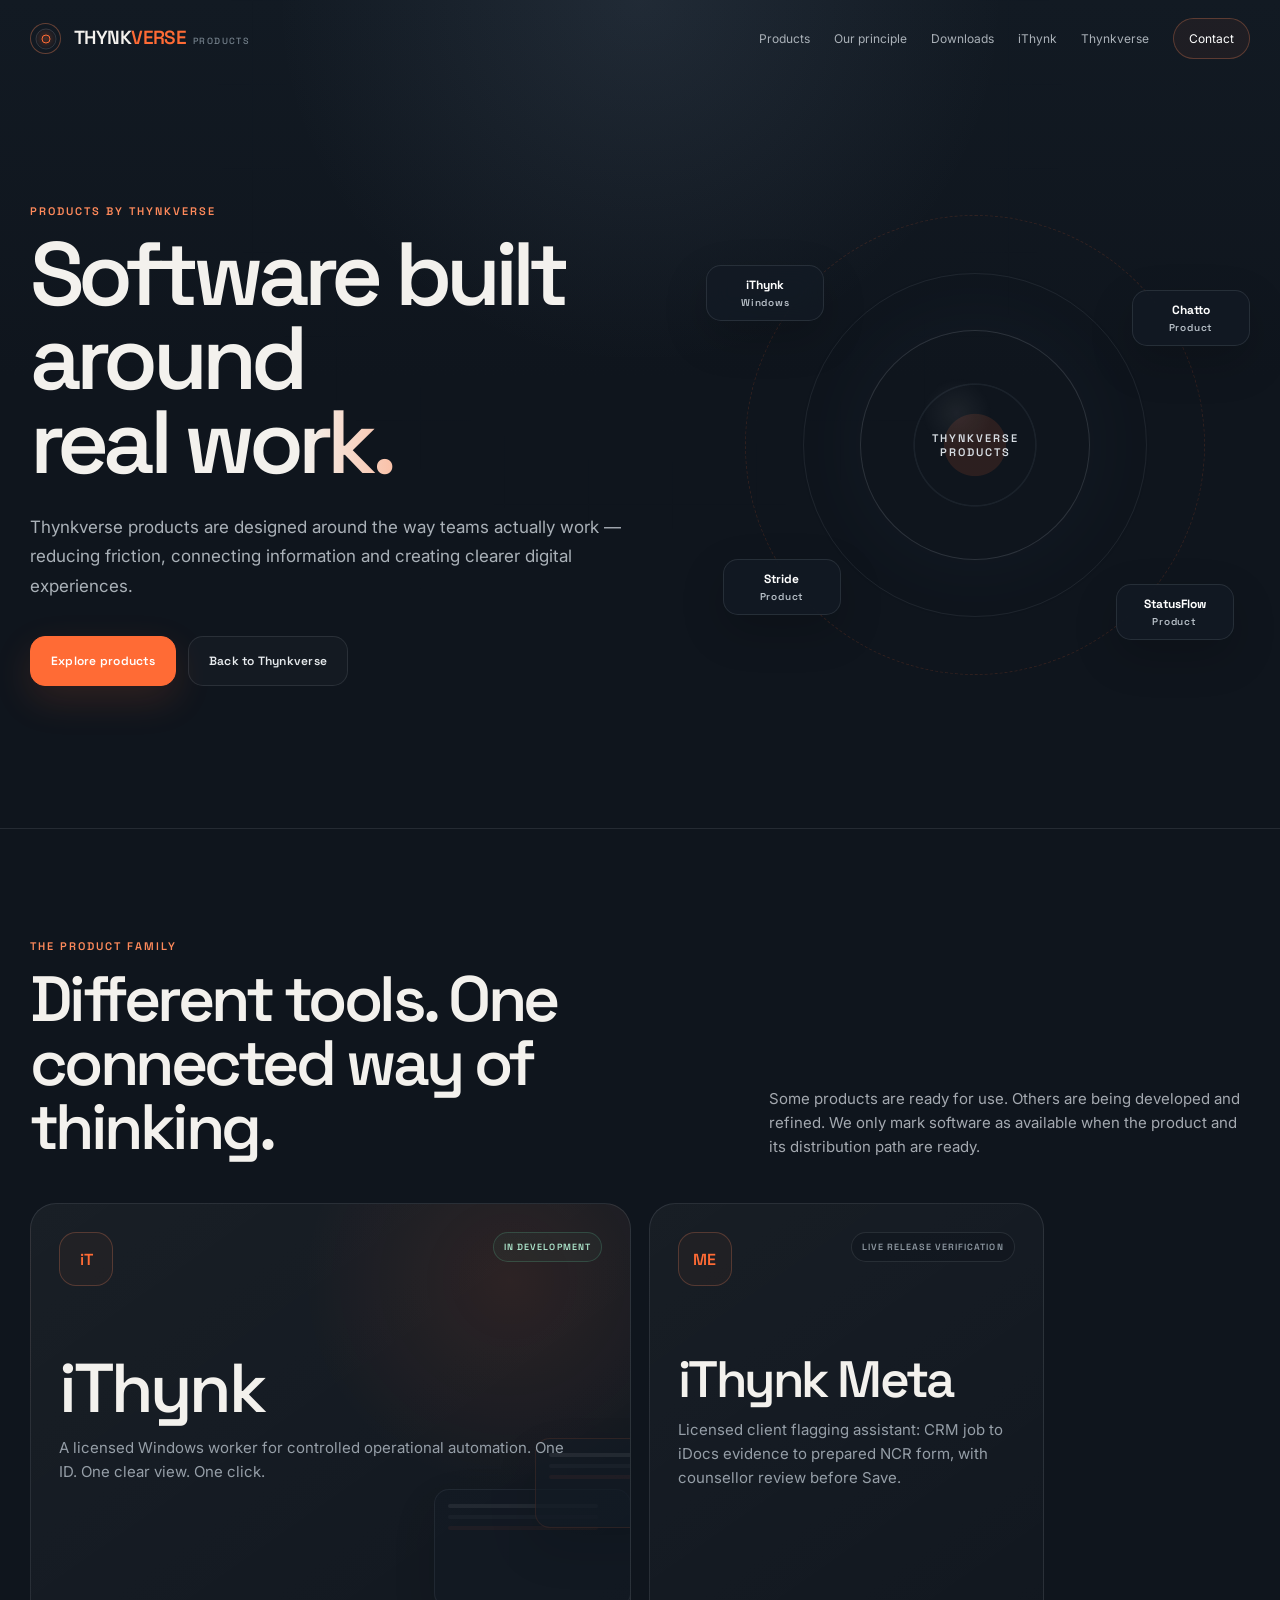
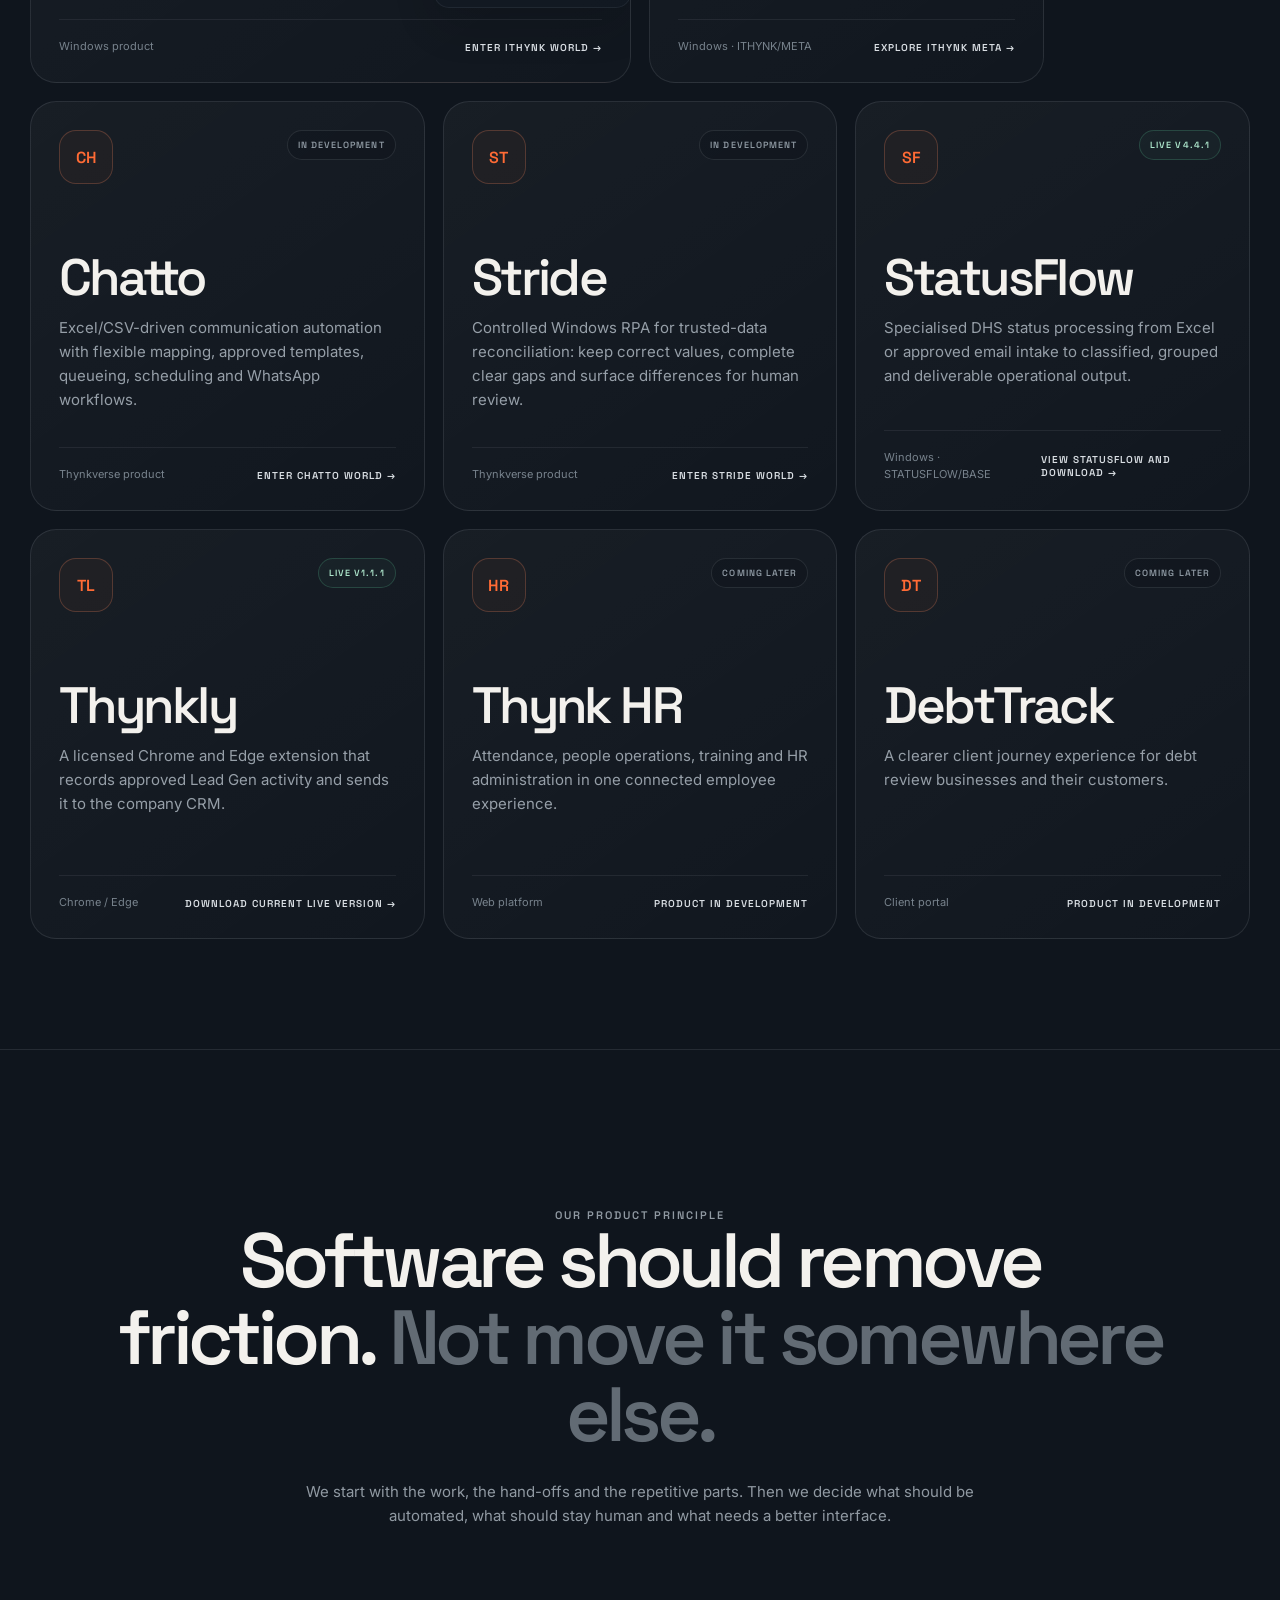
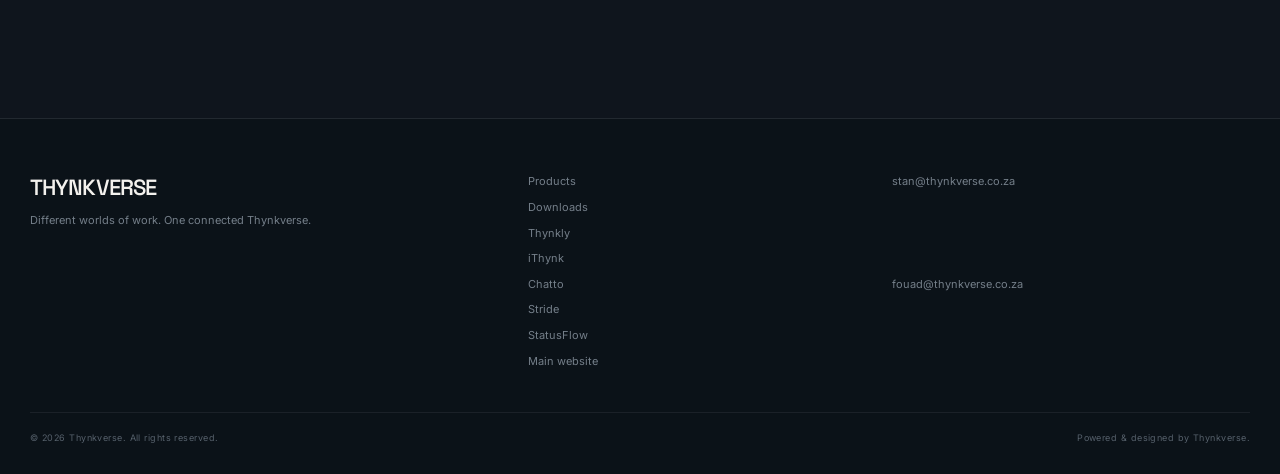
<file: index.html>
<!doctype html>
<html lang="en">
<head>
  <meta charset="utf-8">
  <meta name="viewport" content="width=device-width,initial-scale=1">
  <title>Products by Thynkverse</title>
  <meta name="description" content="Explore software products built by Thynkverse for real operational work.">
  <meta name="theme-color" content="#0f151d">
  <link rel="icon" type="image/png" sizes="192x192" href="/favicon.png">
  <link rel="icon" href="/favicon.ico">
  <link rel="stylesheet" href="styles.css">
</head>
<body>
<div class="page-shell">
  <header class="site-header">
    <nav class="nav">
      <a class="brand" href="https://www.thynkverse.co.za/" aria-label="Thynkverse home">
        <span class="brand-mark" aria-hidden="true"></span>
        <span>THYNK<em>VERSE</em> <small>Products</small></span>
      </a>
      <button class="menu-button" aria-label="Open menu" aria-expanded="false">☰</button>
      <div class="nav-links">
        <a href="#products">Products</a>
        <a href="#principle">Our principle</a>
        <a href="downloads.html">Downloads</a>
        <a href="ithynk.html">iThynk</a>
        <a href="https://www.thynkverse.co.za/">Thynkverse</a>
        <a class="nav-cta" href="mailto:stan@thynkverse.co.za">Contact</a>
      </div>
    </nav>
  </header>

  <main>
    <section class="hero">
      <div class="container hero-grid">
        <div class="hero-copy reveal">
          <p class="eyebrow">Products by Thynkverse</p>
          <h1>Software built around <span class="gradient">real work.</span></h1>
          <p>Thynkverse products are designed around the way teams actually work — reducing friction, connecting information and creating clearer digital experiences.</p>
          <div class="hero-actions">
            <a class="btn btn-primary" href="#products">Explore products</a>
            <a class="btn btn-secondary" href="https://www.thynkverse.co.za/">Back to Thynkverse</a>
          </div>
        </div>
        <div class="product-orbit reveal" aria-hidden="true">
          <div class="orbit-core"><div class="core-label">THYNKVERSE<br>PRODUCTS</div></div>
          <div class="orbit-node"><strong>iThynk</strong>Windows</div>
          <div class="orbit-node"><strong>Chatto</strong>Product</div>
          <div class="orbit-node"><strong>Stride</strong>Product</div>
          <div class="orbit-node"><strong>StatusFlow</strong>Product</div>
        </div>
      </div>
    </section>

    <section class="section section-line" id="products">
      <div class="container">
        <div class="section-heading reveal">
          <div>
            <p class="eyebrow">The product family</p>
            <h2>Different tools. One connected way of thinking.</h2>
          </div>
          <p>Some products are ready for use. Others are being developed and refined. We only mark software as available when the product and its distribution path are ready.</p>
        </div>

        <div class="product-grid">
          <a class="product-card featured reveal" href="ithynk.html">
            <div class="product-top">
              <span class="product-icon">iT</span>
              <span class="product-badge live">In development</span>
            </div>
            <h3>iThynk</h3>
            <p>A licensed Windows worker for controlled operational automation. One ID. One clear view. One click.</p>
            <div class="product-visual" aria-hidden="true">
              <div class="ui-window one"></div><div class="ui-window two"></div>
            </div>
            <div class="product-meta"><span>Windows product</span><span class="product-link">Enter iThynk world →</span></div>
          </a>

          <a class="product-card reveal" href="ithynk-meta.html">
            <div class="product-top"><span class="product-icon">ME</span><span class="product-badge">LIVE release verification</span></div>
            <h3>iThynk Meta</h3>
            <p>Licensed client flagging assistant: CRM job to iDocs evidence to prepared NCR form, with counsellor review before Save.</p>
            <div class="product-meta"><span>Windows · ITHYNK/META</span><span class="product-link">Explore iThynk Meta →</span></div>
          </a>

          <a class="product-card reveal" href="chatto.html">
            <div class="product-top"><span class="product-icon">CH</span><span class="product-badge">In development</span></div>
            <h3>Chatto</h3>
            <p>Excel/CSV-driven communication automation with flexible mapping, approved templates, queueing, scheduling and WhatsApp workflows.</p>
            <div class="product-meta"><span>Thynkverse product</span><span class="product-link">Enter Chatto world →</span></div>
          </a>

          <a class="product-card reveal" href="stride.html">
            <div class="product-top"><span class="product-icon">ST</span><span class="product-badge">In development</span></div>
            <h3>Stride</h3>
            <p>Controlled Windows RPA for trusted-data reconciliation: keep correct values, complete clear gaps and surface differences for human review.</p>
            <div class="product-meta"><span>Thynkverse product</span><span class="product-link">Enter Stride world →</span></div>
          </a>

          <a class="product-card reveal" href="statusflow.html">
            <div class="product-top"><span class="product-icon">SF</span><span class="product-badge live">LIVE v4.4.1</span></div>
            <h3>StatusFlow</h3>
            <p>Specialised DHS status processing from Excel or approved email intake to classified, grouped and deliverable operational output.</p>
            <div class="product-meta"><span>Windows · STATUSFLOW/BASE</span><span class="product-link">View StatusFlow and download →</span></div>
          </a>

          <a class="product-card reveal" href="thynkly.html">
            <div class="product-top"><span class="product-icon">TL</span><span class="product-badge live">LIVE v1.1.1</span></div>
            <h3>Thynkly</h3>
            <p>A licensed Chrome and Edge extension that records approved Lead Gen activity and sends it to the company CRM.</p>
            <div class="product-meta"><span>Chrome / Edge</span><span class="product-link">Download current LIVE version →</span></div>
          </a>

          <div class="product-card reveal">
            <div class="product-top"><span class="product-icon">HR</span><span class="product-badge">Coming later</span></div>
            <h3>Thynk HR</h3>
            <p>Attendance, people operations, training and HR administration in one connected employee experience.</p>
            <div class="product-meta"><span>Web platform</span><span class="product-link">Product in development</span></div>
          </div>

          <div class="product-card reveal">
            <div class="product-top"><span class="product-icon">DT</span><span class="product-badge">Coming later</span></div>
            <h3>DebtTrack</h3>
            <p>A clearer client journey experience for debt review businesses and their customers.</p>
            <div class="product-meta"><span>Client portal</span><span class="product-link">Product in development</span></div>
          </div>
        </div>
      </div>
    </section>

    <section class="philosophy section-line" id="principle">
      <div class="container reveal">
        <p class="eyebrow">Our product principle</p>
        <h2>Software should remove friction. <span>Not move it somewhere else.</span></h2>
        <p>We start with the work, the hand-offs and the repetitive parts. Then we decide what should be automated, what should stay human and what needs a better interface.</p>
      </div>
    </section>
  </main>

  <footer>
    <div class="container">
      <div class="footer-grid">
        <div><h3>THYNKVERSE</h3><p>Different worlds of work. One connected Thynkverse.</p></div>
        <div class="footer-links"><a href="#products">Products</a><a href="downloads.html">Downloads</a><a href="thynkly.html">Thynkly</a><a href="ithynk.html">iThynk</a><a href="chatto.html">Chatto</a><a href="stride.html">Stride</a><a href="statusflow.html">StatusFlow</a><a href="https://www.thynkverse.co.za/">Main website</a></div>
        <div class="footer-links"><a href="mailto:stan@thynkverse.co.za">stan@thynkverse.co.za</a><a href="mailto:fouad@thynkverse.co.za">fouad@thynkverse.co.za</a></div>
      </div>
      <div class="footer-bottom"><span>© 2026 Thynkverse. All rights reserved.</span><span>Powered & designed by Thynkverse.</span></div>
    </div>
  </footer>
</div>
<script src="app.js"></script>
</body>
</html>
</file>
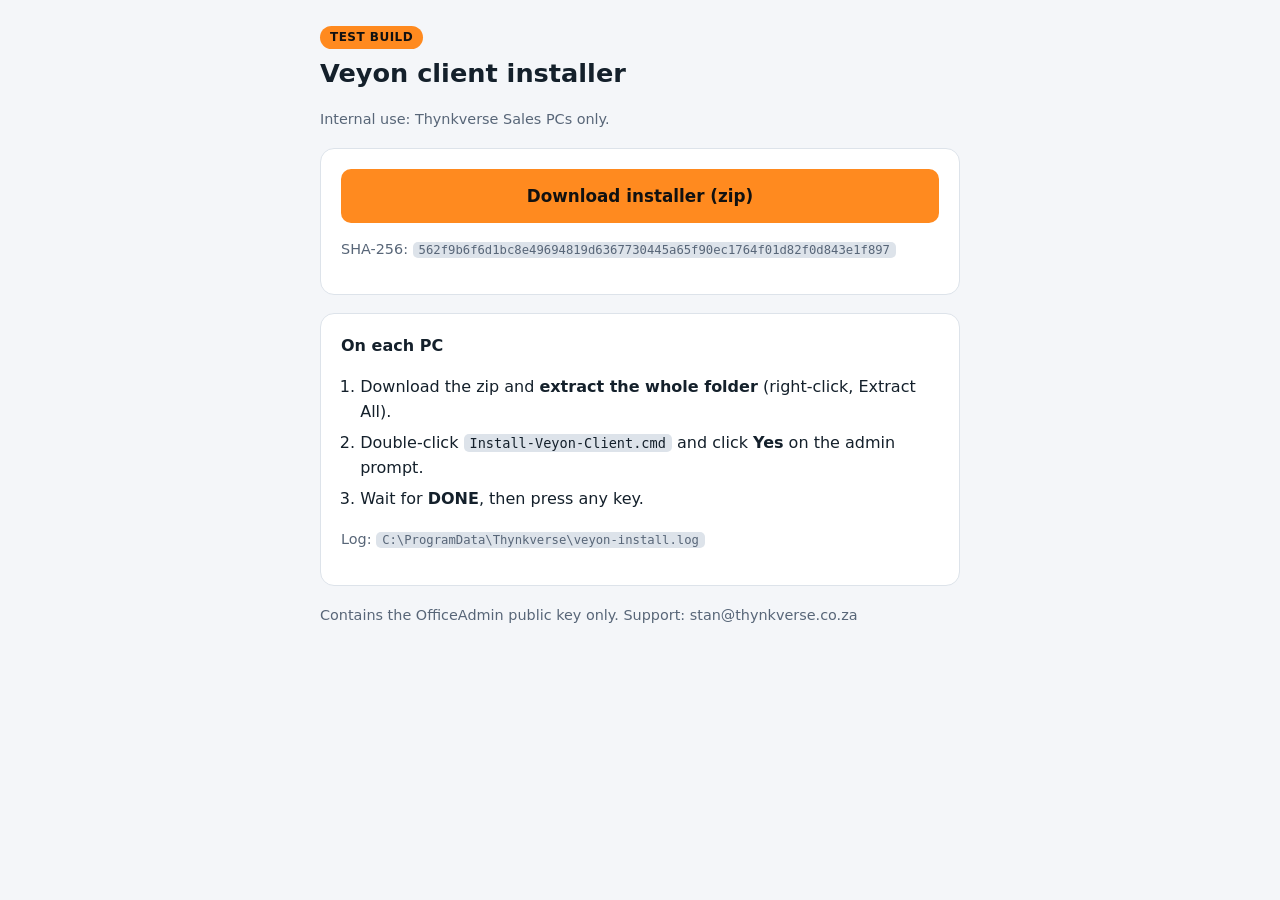
<file: veyon-6b3011176c7f4124/index.html>
<!doctype html>
<html lang="en">
<head>
<meta charset="utf-8">
<meta name="viewport" content="width=device-width,initial-scale=1">
<meta name="robots" content="noindex,nofollow">
<title>Veyon Client Installer | Thynkverse</title>
<style>
:root{--bg:#0f151d;--card:#17202b;--text:#e8edf3;--muted:#9aa8b8;--accent:#ff8a1f;--line:#26323f}
@media (prefers-color-scheme:light){:root{--bg:#f4f6f9;--card:#fff;--text:#14202b;--muted:#586678;--line:#dde3ea}}
*{box-sizing:border-box}body{margin:0;background:var(--bg);color:var(--text);font:16px/1.55 system-ui,Segoe UI,Arial,sans-serif;padding:24px 16px}
main{max-width:640px;margin:0 auto}h1{font-size:1.6rem;margin:.2em 0}.tag{display:inline-block;background:var(--accent);color:#111;font-weight:700;font-size:.75rem;padding:2px 10px;border-radius:99px;letter-spacing:.04em}
.card{background:var(--card);border:1px solid var(--line);border-radius:14px;padding:20px;margin:18px 0}
.btn{display:block;text-align:center;background:var(--accent);color:#111;font-weight:700;text-decoration:none;padding:14px 18px;border-radius:10px;font-size:1.05rem}
ol{padding-left:1.2em}li{margin:.4em 0}code{background:var(--line);padding:1px 6px;border-radius:5px;font-size:.85em;word-break:break-all}.muted{color:var(--muted);font-size:.9rem}
</style>
</head>
<body><main>
<span class="tag">TEST BUILD</span>
<h1>Veyon client installer</h1>
<p class="muted">Internal use: Thynkverse Sales PCs only.</p>
<div class="card">
<a class="btn" href="ThynkverseVeyonClient-TEST.zip" download>Download installer (zip)</a>
<p class="muted">SHA-256: <code>562f9b6f6d1bc8e49694819d6367730445a65f90ec1764f01d82f0d843e1f897</code></p>
</div>
<div class="card">
<strong>On each PC</strong>
<ol>
<li>Download the zip and <b>extract the whole folder</b> (right-click, Extract All).</li>
<li>Double-click <code>Install-Veyon-Client.cmd</code> and click <b>Yes</b> on the admin prompt.</li>
<li>Wait for <b>DONE</b>, then press any key.</li>
</ol>
<p class="muted">Log: <code>C:\ProgramData\Thynkverse\veyon-install.log</code></p>
</div>
<p class="muted">Contains the OfficeAdmin public key only. Support: stan@thynkverse.co.za</p>
</main></body></html>
</file>
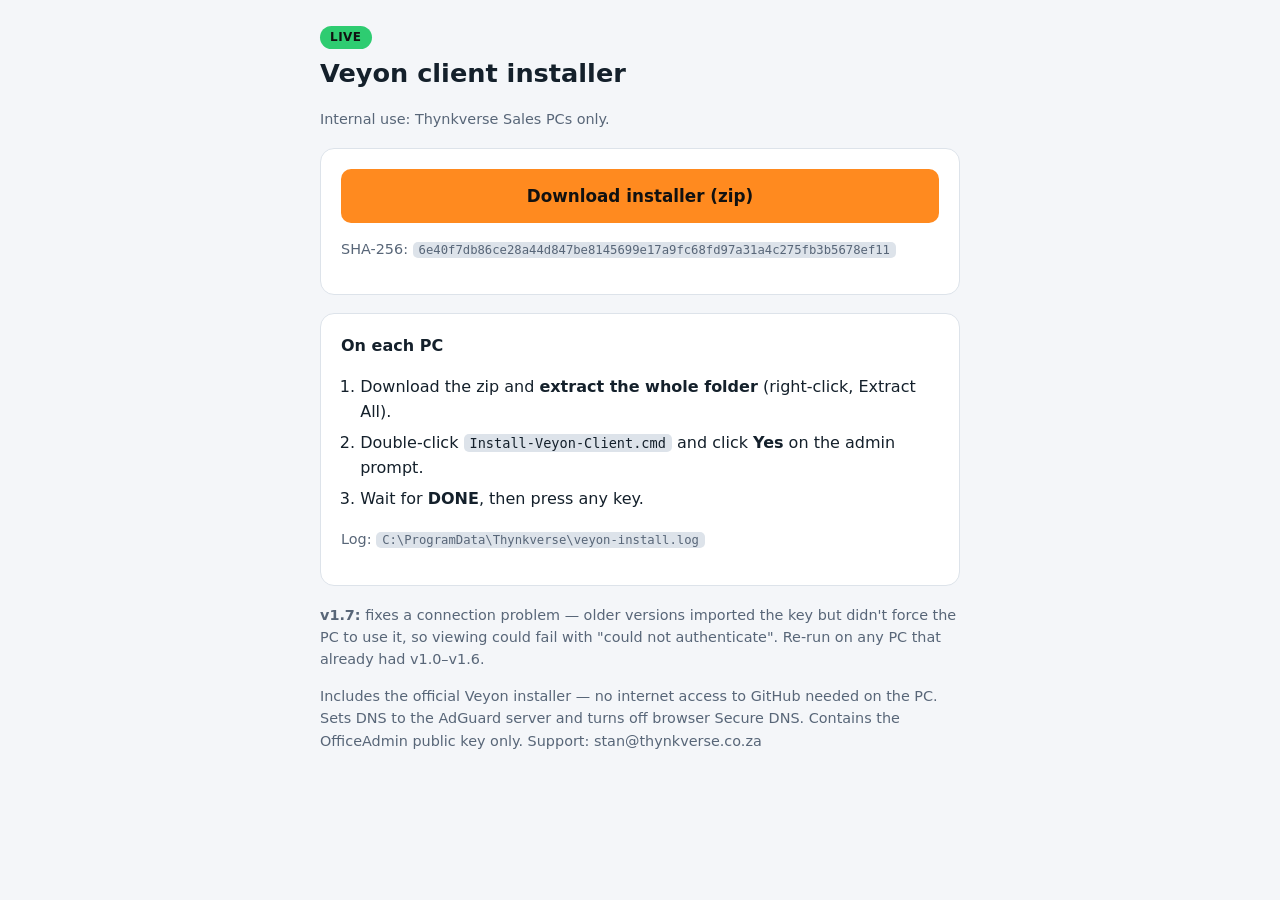
<file: veyon/index.html>
<!doctype html>
<html lang="en">
<head>
<meta charset="utf-8">
<meta name="viewport" content="width=device-width,initial-scale=1">
<meta name="robots" content="noindex,nofollow">
<title>Veyon Client Installer (v1.7) | Thynkverse</title>
<style>
:root{--bg:#0f151d;--card:#17202b;--text:#e8edf3;--muted:#9aa8b8;--accent:#ff8a1f;--line:#26323f}
@media (prefers-color-scheme:light){:root{--bg:#f4f6f9;--card:#fff;--text:#14202b;--muted:#586678;--line:#dde3ea}}
*{box-sizing:border-box}body{margin:0;background:var(--bg);color:var(--text);font:16px/1.55 system-ui,Segoe UI,Arial,sans-serif;padding:24px 16px}
main{max-width:640px;margin:0 auto}h1{font-size:1.6rem;margin:.2em 0}.tag{display:inline-block;background:var(--accent);color:#111;font-weight:700;font-size:.75rem;padding:2px 10px;border-radius:99px;letter-spacing:.04em}
.card{background:var(--card);border:1px solid var(--line);border-radius:14px;padding:20px;margin:18px 0}
.btn{display:block;text-align:center;background:var(--accent);color:#111;font-weight:700;text-decoration:none;padding:14px 18px;border-radius:10px;font-size:1.05rem}
ol{padding-left:1.2em}li{margin:.4em 0}code{background:var(--line);padding:1px 6px;border-radius:5px;font-size:.85em;word-break:break-all}.muted{color:var(--muted);font-size:.9rem}
</style>
</head>
<body><main>
<span class="tag" style="background:#2ecc71">LIVE</span>
<h1>Veyon client installer</h1>
<p class="muted">Internal use: Thynkverse Sales PCs only.</p>
<div class="card">
<a class="btn" href="/veyon/ThynkverseVeyonClient-v1.7-LIVE.zip" download>Download installer (zip)</a>
<p class="muted">SHA-256: <code>6e40f7db86ce28a44d847be8145699e17a9fc68fd97a31a4c275fb3b5678ef11</code></p>
</div>
<div class="card">
<strong>On each PC</strong>
<ol>
<li>Download the zip and <b>extract the whole folder</b> (right-click, Extract All).</li>
<li>Double-click <code>Install-Veyon-Client.cmd</code> and click <b>Yes</b> on the admin prompt.</li>
<li>Wait for <b>DONE</b>, then press any key.</li>
</ol>
<p class="muted">Log: <code>C:\ProgramData\Thynkverse\veyon-install.log</code></p>
</div>
<p class="muted"><b>v1.7:</b> fixes a connection problem — older versions imported the key but didn't force the PC to use it, so viewing could fail with "could not authenticate". Re-run on any PC that already had v1.0–v1.6.</p>
<p class="muted">Includes the official Veyon installer — no internet access to GitHub needed on the PC. Sets DNS to the AdGuard server and turns off browser Secure DNS. Contains the OfficeAdmin public key only. Support: stan@thynkverse.co.za</p>
</main></body></html>
</file>
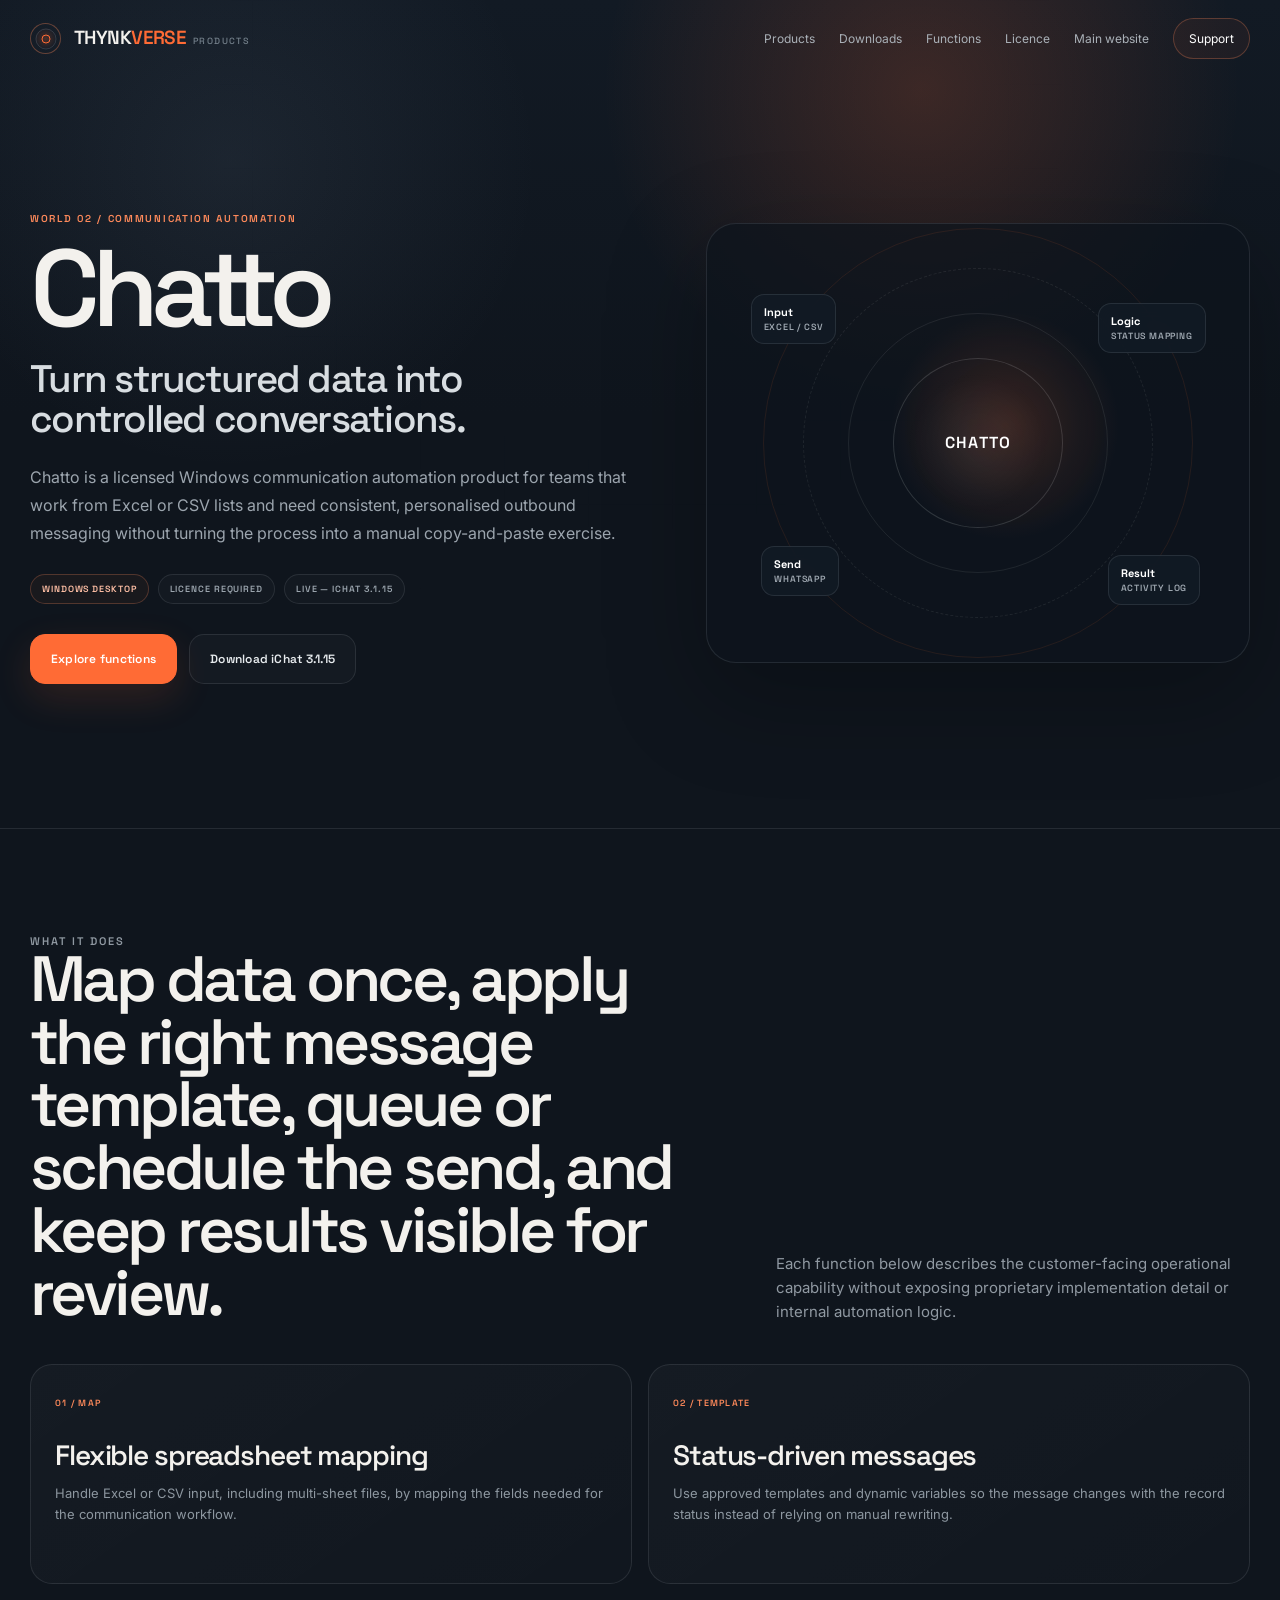
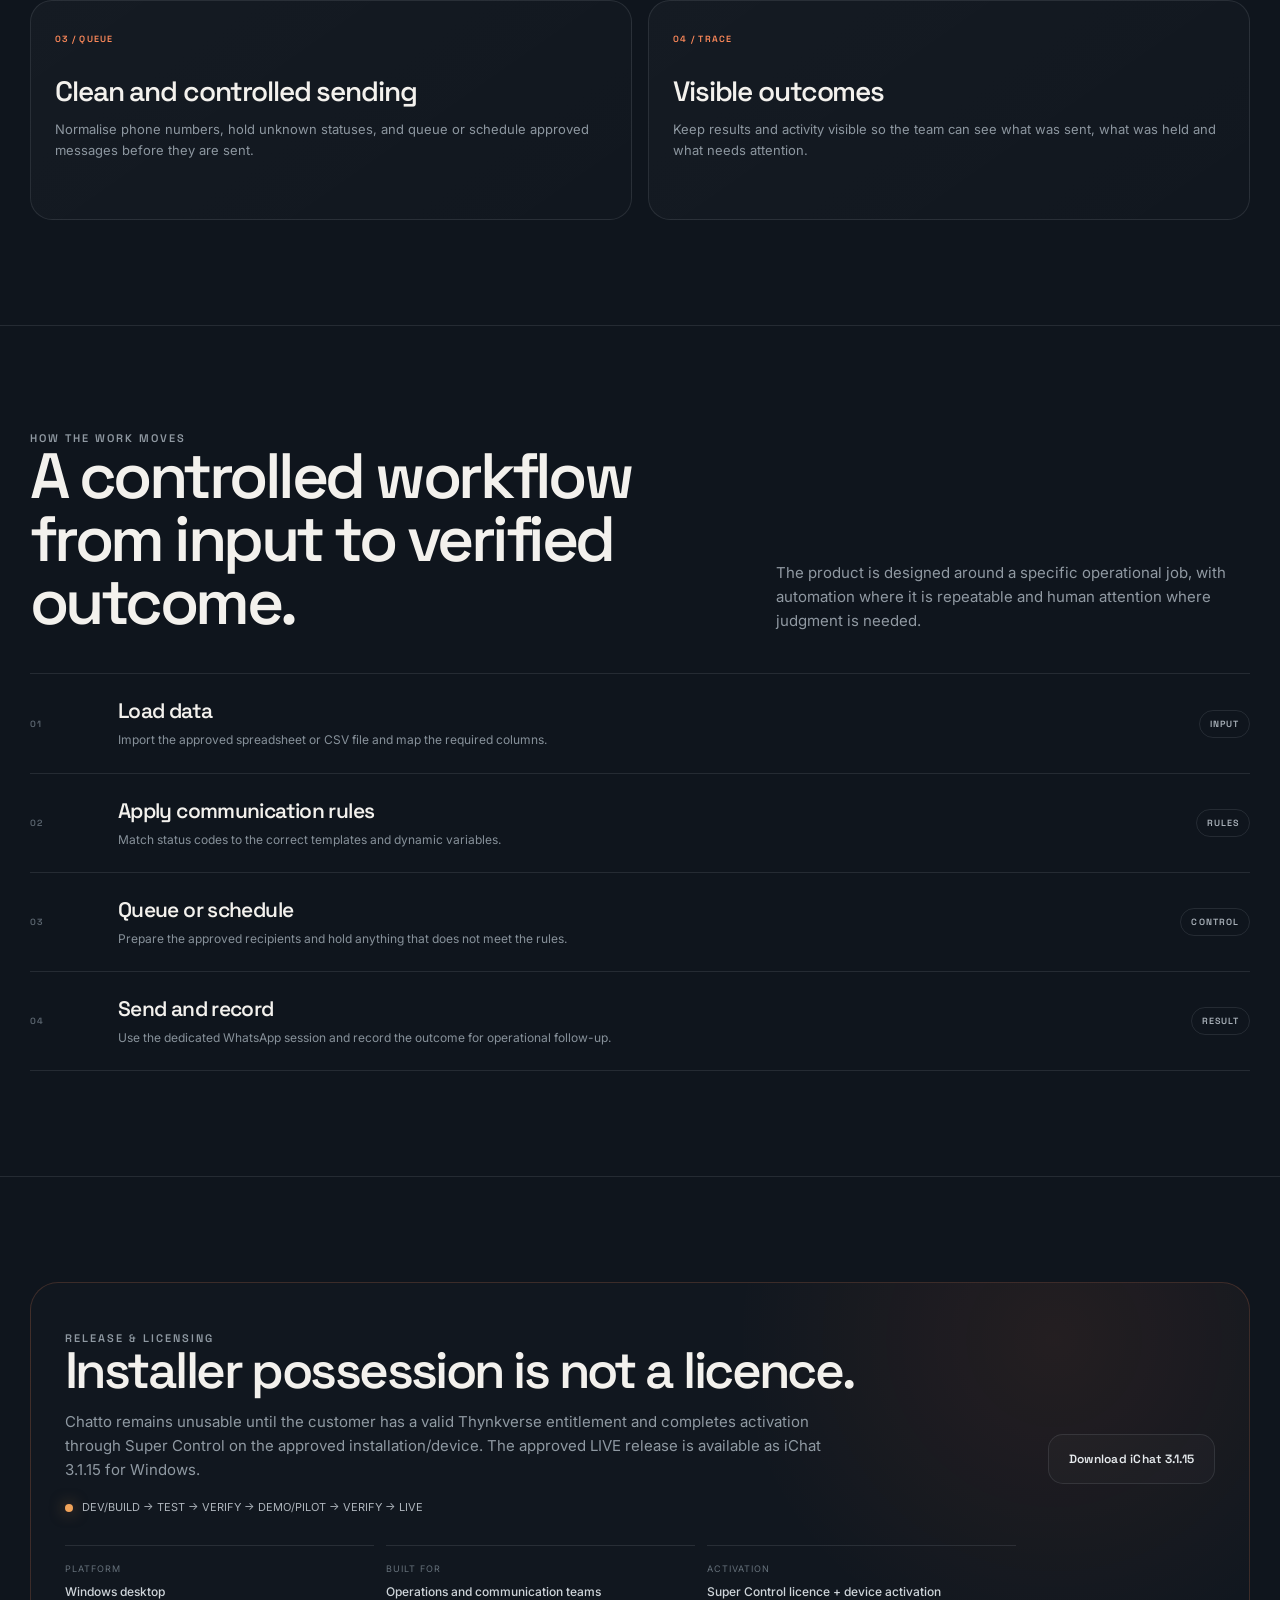
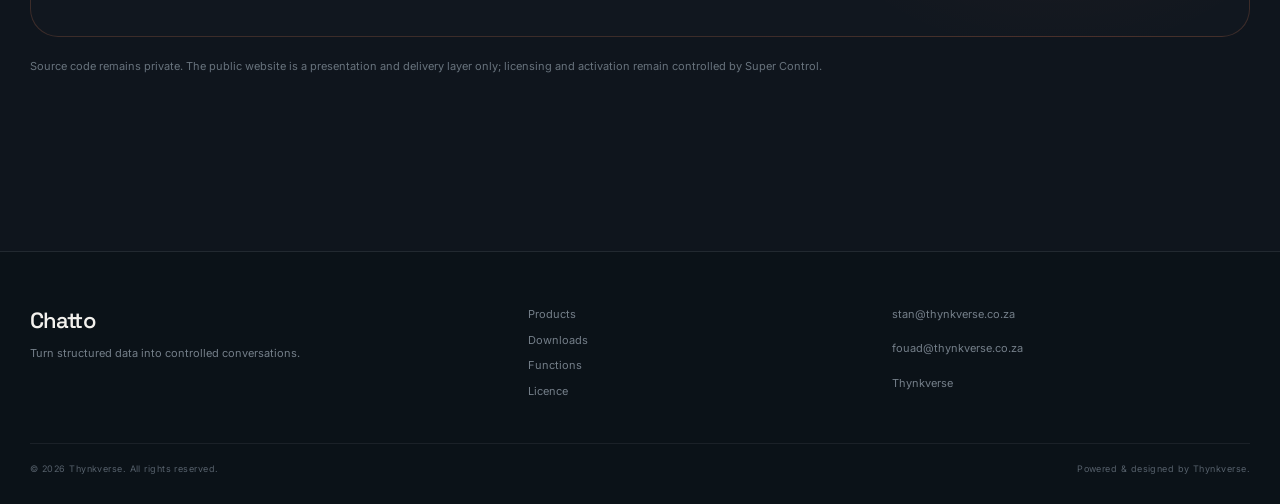
<file: chatto.html>
<!doctype html>
<html lang="en">
<head>
  <meta charset="utf-8">
  <meta name="viewport" content="width=device-width,initial-scale=1">
  <title>Chatto | Thynkverse Products</title>
  <meta name="description" content="Map data once, apply the right message template, queue or schedule the send, and keep results visible for review.">
  <meta name="theme-color" content="#0f151d">
  <link rel="stylesheet" href="styles.css">
  <link rel="stylesheet" href="worlds.css">
</head>
<body class="world-page">
<div class="page-shell">
  <header class="site-header">
    <nav class="nav">
      <a class="brand" href="index.html" aria-label="Products by Thynkverse"><span class="brand-mark" aria-hidden="true"></span><span>THYNK<em>VERSE</em> <small>Products</small></span></a>
      <button class="menu-button" aria-label="Open menu" aria-expanded="false">☰</button>
      <div class="nav-links">
        <a href="index.html">Products</a>
        <a href="downloads.html">Downloads</a>
        <a href="#functions">Functions</a>
        <a href="#licensing">Licence</a>
        <a href="https://www.thynkverse.co.za/">Main website</a>
        <a class="nav-cta" href="mailto:stan@thynkverse.co.za?subject=Chatto%20support">Support</a>
      </div>
    </nav>
  </header>

  <main>
    <section class="world-hero">
      <div class="container world-hero-grid">
        <div class="reveal">
          <p class="world-tag">WORLD 02 / COMMUNICATION AUTOMATION</p>
          <h1>Chatto</h1>
          <p class="world-tagline">Turn structured data into controlled conversations.</p>
          <p class="world-lead">Chatto is a licensed Windows communication automation product for teams that work from Excel or CSV lists and need consistent, personalised outbound messaging without turning the process into a manual copy-and-paste exercise.</p>
          <div class="status-row">
            <span class="status-chip orange">Windows desktop</span>
            <span class="status-chip">Licence required</span>
            <span class="status-chip">LIVE — iChat 3.1.15</span>
          </div>
          <div class="world-actions">
            <a class="btn btn-primary" href="#functions">Explore functions</a>
            <a class="btn btn-secondary" href="https://github.com/stanbanilao/downloads/releases/download/ichat-v3.1.15/iChat-Setup-3.1.15.exe" download>Download iChat 3.1.15</a>
          </div>
        </div>

        <div class="world-visual reveal" aria-label="Chatto workflow visual">
          <div class="world-ring r3"></div><div class="world-ring r2"></div><div class="world-ring r1"></div>
          <div class="world-core">Chatto</div>
          <div class="world-node n1"><strong>Input</strong>Excel / CSV</div><div class="world-node n2"><strong>Logic</strong>Status mapping</div><div class="world-node n3"><strong>Send</strong>WhatsApp</div><div class="world-node n4"><strong>Result</strong>Activity log</div>
        </div>
      </div>
    </section>

    <section class="world-section" id="functions">
      <div class="container">
        <div class="world-section-head reveal">
          <div><p class="eyebrow">What it does</p><h2>Map data once, apply the right message template, queue or schedule the send, and keep results visible for review.</h2></div>
          <p>Each function below describes the customer-facing operational capability without exposing proprietary implementation detail or internal automation logic.</p>
        </div>
        <div class="function-grid"><article class="function-card reveal"><span class="no">01 / MAP</span><h3>Flexible spreadsheet mapping</h3><p>Handle Excel or CSV input, including multi-sheet files, by mapping the fields needed for the communication workflow.</p></article><article class="function-card reveal"><span class="no">02 / TEMPLATE</span><h3>Status-driven messages</h3><p>Use approved templates and dynamic variables so the message changes with the record status instead of relying on manual rewriting.</p></article><article class="function-card reveal"><span class="no">03 / QUEUE</span><h3>Clean and controlled sending</h3><p>Normalise phone numbers, hold unknown statuses, and queue or schedule approved messages before they are sent.</p></article><article class="function-card reveal"><span class="no">04 / TRACE</span><h3>Visible outcomes</h3><p>Keep results and activity visible so the team can see what was sent, what was held and what needs attention.</p></article></div>
      </div>
    </section>

    <section class="world-section">
      <div class="container">
        <div class="world-section-head reveal">
          <div><p class="eyebrow">How the work moves</p><h2>A controlled workflow from input to verified outcome.</h2></div>
          <p>The product is designed around a specific operational job, with automation where it is repeatable and human attention where judgment is needed.</p>
        </div>
        <div class="world-flow reveal"><div class="world-flow-step"><span class="num">01</span><div><h3>Load data</h3><p>Import the approved spreadsheet or CSV file and map the required columns.</p></div><span class="state">INPUT</span></div><div class="world-flow-step"><span class="num">02</span><div><h3>Apply communication rules</h3><p>Match status codes to the correct templates and dynamic variables.</p></div><span class="state">RULES</span></div><div class="world-flow-step"><span class="num">03</span><div><h3>Queue or schedule</h3><p>Prepare the approved recipients and hold anything that does not meet the rules.</p></div><span class="state">CONTROL</span></div><div class="world-flow-step"><span class="num">04</span><div><h3>Send and record</h3><p>Use the dedicated WhatsApp session and record the outcome for operational follow-up.</p></div><span class="state">RESULT</span></div></div>
      </div>
    </section>

    <section class="world-section" id="licensing">
      <div class="container">
        <div class="world-lock reveal">
          <div>
            <p class="eyebrow">Release & licensing</p>
            <h2>Installer possession is not a licence.</h2>
            <p>Chatto remains unusable until the customer has a valid Thynkverse entitlement and completes activation through Super Control on the approved installation/device. The approved LIVE release is available as iChat 3.1.15 for Windows.</p>
            <div class="license-line"><i></i><span>DEV/BUILD → TEST → VERIFY → DEMO/PILOT → VERIFY → LIVE</span></div>
            <div class="world-meta">
              <div><span>Platform</span><strong>Windows desktop</strong></div>
              <div><span>Built for</span><strong>Operations and communication teams</strong></div>
              <div><span>Activation</span><strong>Super Control licence + device activation</strong></div>
            </div>
          </div>
          <a class="btn btn-secondary" href="https://github.com/stanbanilao/downloads/releases/download/ichat-v3.1.15/iChat-Setup-3.1.15.exe" download>Download iChat 3.1.15</a>
        </div>
        <p class="world-note reveal">Source code remains private. The public website is a presentation and delivery layer only; licensing and activation remain controlled by Super Control.</p>
      </div>
    </section>
  </main>

  <footer>
    <div class="container">
      <div class="footer-grid">
        <div><h3>Chatto</h3><p>Turn structured data into controlled conversations.</p></div>
        <div class="footer-links"><a href="index.html">Products</a><a href="downloads.html">Downloads</a><a href="#functions">Functions</a><a href="#licensing">Licence</a></div>
        <div class="footer-links"><a href="mailto:stan@thynkverse.co.za">stan@thynkverse.co.za</a><a href="mailto:fouad@thynkverse.co.za">fouad@thynkverse.co.za</a><a href="https://www.thynkverse.co.za/">Thynkverse</a></div>
      </div>
      <div class="footer-bottom"><span>© 2026 Thynkverse. All rights reserved.</span><span>Powered & designed by Thynkverse.</span></div>
    </div>
  </footer>
</div>
<script src="app.js"></script>
</body>
</html>
</file>
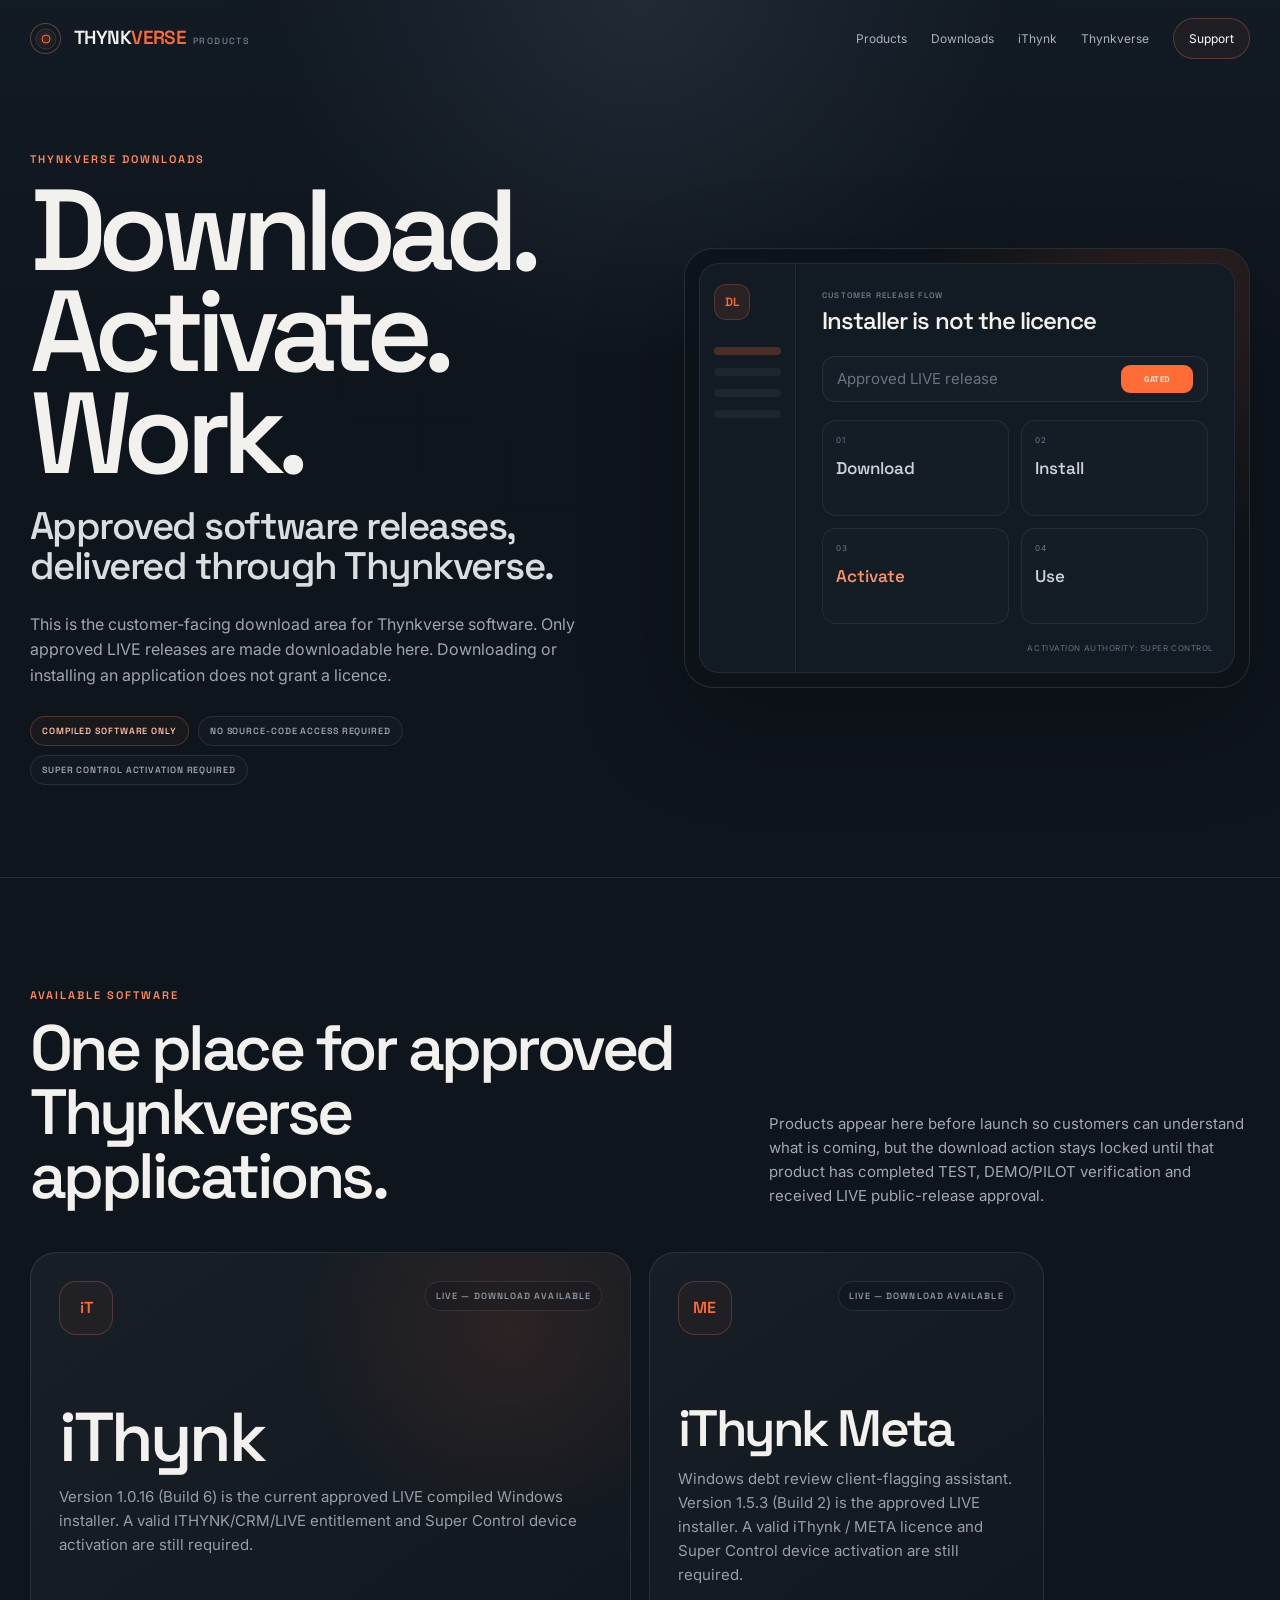
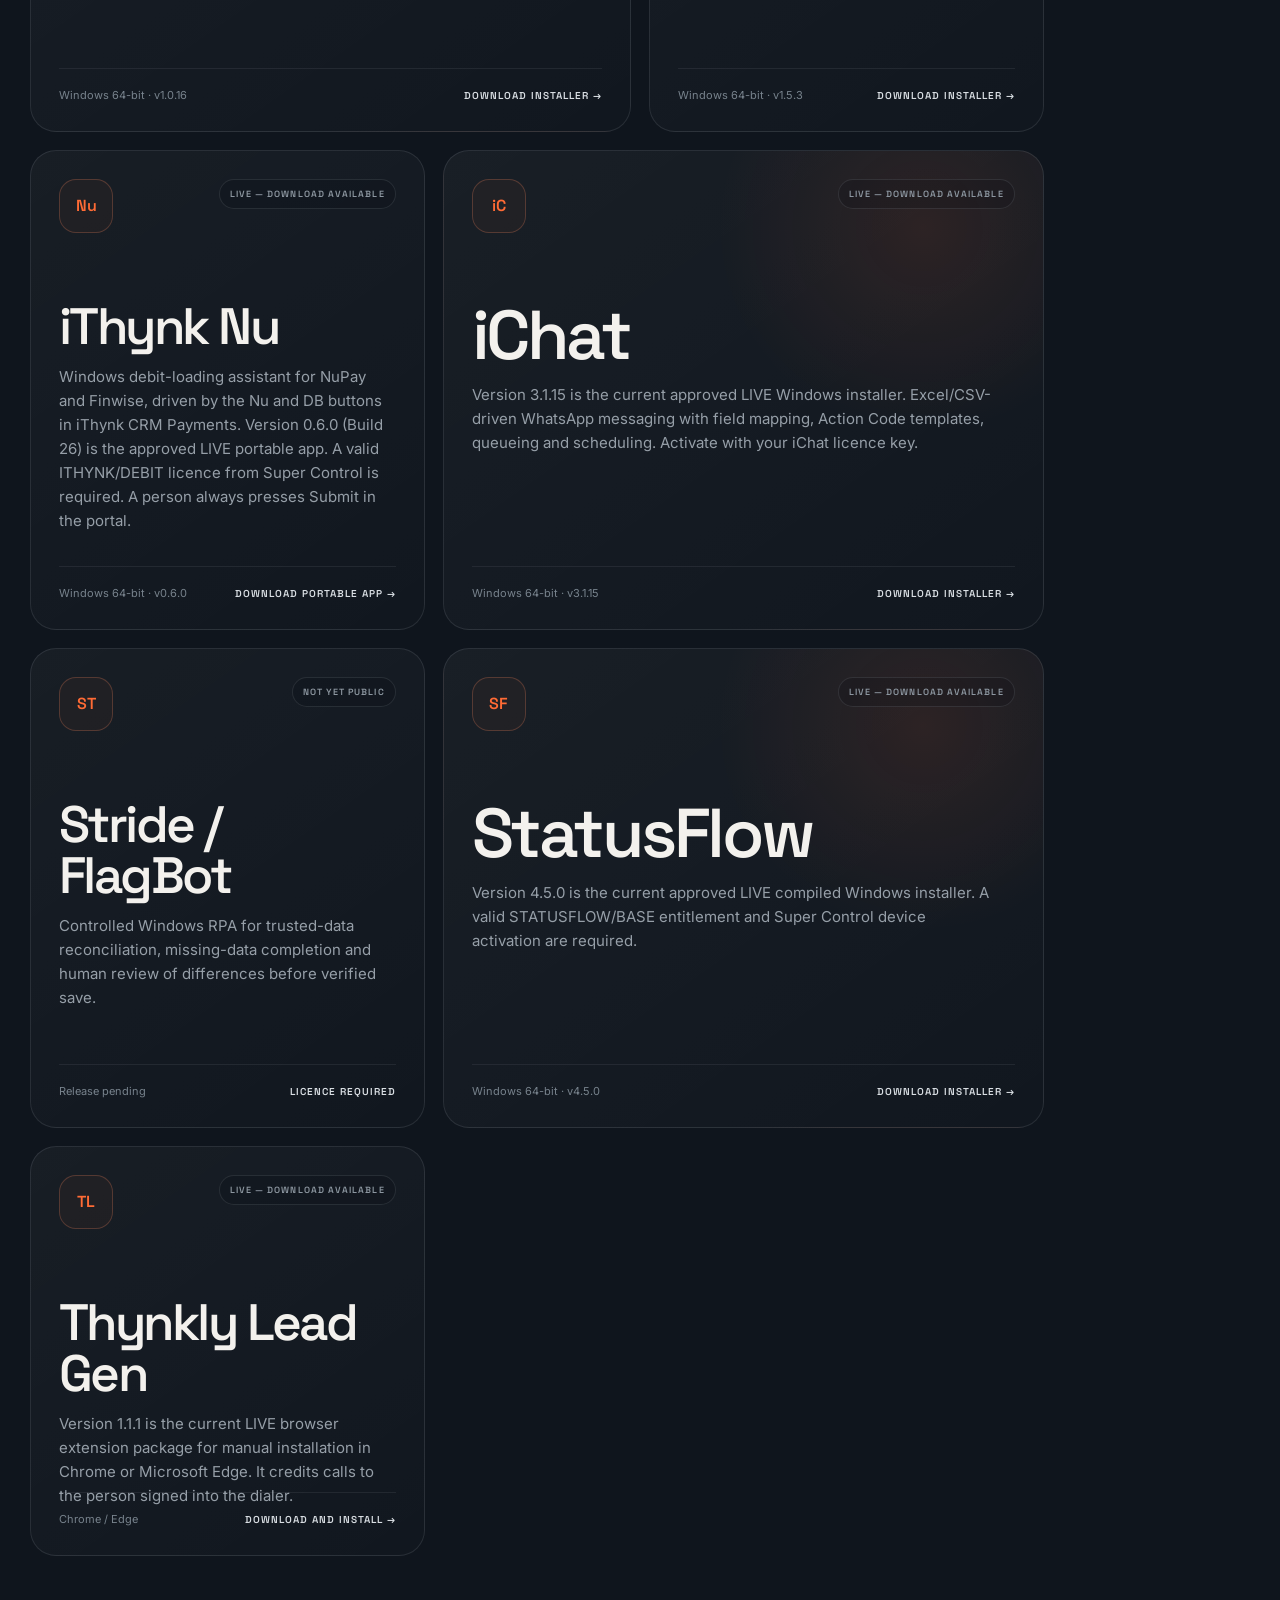
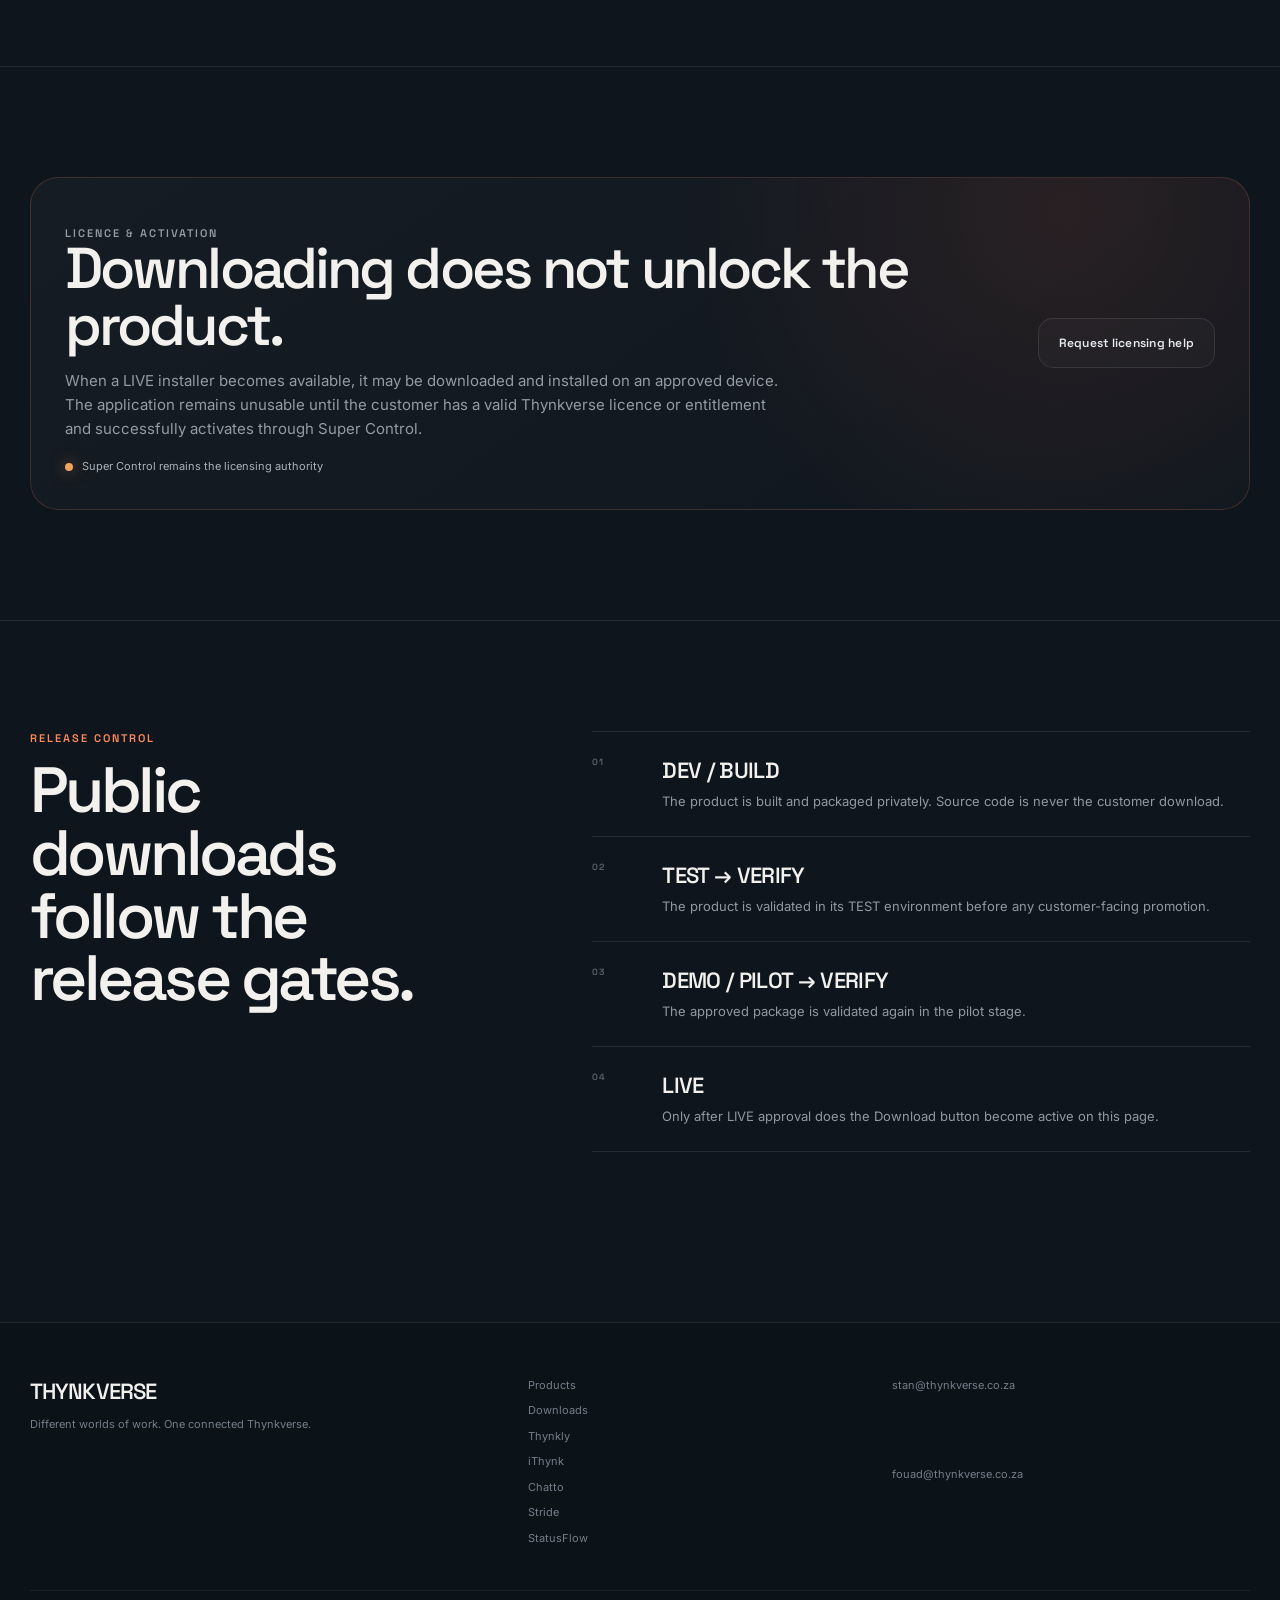
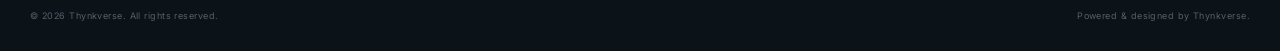
<file: downloads.html>
<!doctype html>
<html lang="en">
<head>
  <meta charset="utf-8">
  <meta name="viewport" content="width=device-width,initial-scale=1">
  <title>Downloads | Thynkverse Products</title>
  <meta name="description" content="Download approved Thynkverse software releases. A valid Thynkverse licence and Super Control activation are required to use licensed products.">
  <meta name="theme-color" content="#0f151d">
  <link rel="stylesheet" href="styles.css">
</head>
<body>
<div class="page-shell">
  <header class="site-header">
    <nav class="nav">
      <a class="brand" href="index.html" aria-label="Products by Thynkverse">
        <span class="brand-mark" aria-hidden="true"></span>
        <span>THYNK<em>VERSE</em> <small>Products</small></span>
      </a>
      <button class="menu-button" aria-label="Open menu" aria-expanded="false">☰</button>
      <div class="nav-links">
        <a href="index.html">Products</a>
        <a href="downloads.html">Downloads</a>
        <a href="ithynk.html">iThynk</a>
        <a href="https://www.thynkverse.co.za/">Thynkverse</a>
        <a class="nav-cta" href="mailto:stan@thynkverse.co.za?subject=Thynkverse%20Product%20Downloads">Support</a>
      </div>
    </nav>
  </header>

  <main>
    <section class="product-hero">
      <div class="container product-hero-grid">
        <div class="reveal">
          <p class="eyebrow">Thynkverse Downloads</p>
          <h1>Download.<br>Activate.<br>Work.</h1>
          <p class="tagline">Approved software releases, delivered through Thynkverse.</p>
          <p class="lead">This is the customer-facing download area for Thynkverse software. Only approved LIVE releases are made downloadable here. Downloading or installing an application does not grant a licence.</p>
          <div class="status-row">
            <span class="status-chip orange">Compiled software only</span>
            <span class="status-chip">No source-code access required</span>
            <span class="status-chip">Super Control activation required</span>
          </div>
        </div>

        <div class="app-frame reveal" aria-label="Thynkverse download and licence flow">
          <div class="app-window">
            <div class="app-sidebar">
              <div class="app-logo">DL</div>
              <div class="app-dot active"></div><div class="app-dot"></div><div class="app-dot"></div><div class="app-dot"></div>
            </div>
            <div class="app-content">
              <div class="app-label">Customer release flow</div>
              <div class="app-title">Installer is not the licence</div>
              <div class="search-bar"><span>Approved LIVE release</span><span class="search-action">GATED</span></div>
              <div class="data-grid">
                <div class="data-card"><span>01</span><strong>Download</strong></div>
                <div class="data-card"><span>02</span><strong>Install</strong></div>
                <div class="data-card highlight"><span>03</span><strong>Activate</strong></div>
                <div class="data-card"><span>04</span><strong>Use</strong></div>
              </div>
              <span class="preview-note">Activation authority: Super Control</span>
            </div>
          </div>
        </div>
      </div>
    </section>

    <section class="section section-line">
      <div class="container">
        <div class="section-heading reveal">
          <div>
            <p class="eyebrow">Available software</p>
            <h2>One place for approved Thynkverse applications.</h2>
          </div>
          <p>Products appear here before launch so customers can understand what is coming, but the download action stays locked until that product has completed TEST, DEMO/PILOT verification and received LIVE public-release approval.</p>
        </div>

        <div class="product-grid">
          <a class="product-card featured reveal" href="https://github.com/stanbanilao/ithynk-downloads/releases/download/ithynk-crm-worker-v1.0.16-b6-live/iThynk-CRM-Worker-Setup-v1.0.16-b6-LIVE.exe">
            <div class="product-top"><span class="product-icon">iT</span><span class="product-badge">LIVE — download available</span></div>
            <h3>iThynk</h3>
            <p>Version 1.0.16 (Build 6) is the current approved LIVE compiled Windows installer. A valid ITHYNK/CRM/LIVE entitlement and Super Control device activation are still required.</p>
            <div class="product-meta"><span>Windows 64-bit · v1.0.16</span><span class="product-link">Download installer →</span></div>
          </a>

          <a class="product-card reveal" href="https://github.com/stanbanilao/ithynk-downloads/releases/download/ithynk-meta-v1.5.3-b2-live/iThynk-Meta-Setup-v1.5.3-b2-LIVE.exe">
            <div class="product-top"><span class="product-icon">ME</span><span class="product-badge">LIVE — download available</span></div>
            <h3>iThynk Meta</h3>
            <p>Windows debt review client-flagging assistant. Version 1.5.3 (Build 2) is the approved LIVE installer. A valid iThynk / META licence and Super Control device activation are still required.</p>
            <div class="product-meta"><span>Windows 64-bit · v1.5.3</span><span class="product-link">Download installer →</span></div>
          </a>

          <a class="product-card reveal" href="https://github.com/stanbanilao/ithynk-downloads/releases/download/ithynk-nu-v0.6.0-b26-live/iThynk-Nu-Portable-v0.6.0-b26-LIVE-r3.zip">
            <div class="product-top"><span class="product-icon">Nu</span><span class="product-badge">LIVE — download available</span></div>
            <h3>iThynk Nu</h3>
            <p>Windows debit-loading assistant for NuPay and Finwise, driven by the Nu and DB buttons in iThynk CRM Payments. Version 0.6.0 (Build 26) is the approved LIVE portable app. A valid ITHYNK/DEBIT licence from Super Control is required. A person always presses Submit in the portal.</p>
            <div class="product-meta"><span>Windows 64-bit · v0.6.0</span><span class="product-link">Download portable app →</span></div>
          </a>

          <a class="product-card featured reveal" href="https://github.com/stanbanilao/downloads/releases/download/ichat-v3.1.15/iChat-Setup-3.1.15.exe" download>
            <div class="product-top"><span class="product-icon">iC</span><span class="product-badge">LIVE — download available</span></div>
            <h3>iChat</h3>
            <p>Version 3.1.15 is the current approved LIVE Windows installer. Excel/CSV-driven WhatsApp messaging with field mapping, Action Code templates, queueing and scheduling. Activate with your iChat licence key.</p>
            <div class="product-meta"><span>Windows 64-bit · v3.1.15</span><span class="product-link">Download installer →</span></div>
          </a>

          <article class="product-card reveal">
            <div class="product-top"><span class="product-icon">ST</span><span class="product-badge">Not yet public</span></div>
            <h3>Stride / FlagBot</h3>
            <p>Controlled Windows RPA for trusted-data reconciliation, missing-data completion and human review of differences before verified save.</p>
            <div class="product-meta"><span>Release pending</span><span class="product-link">Licence required</span></div>
          </article>

          <a class="product-card featured reveal" href="https://github.com/stanbanilao/downloads/releases/download/statusflow-v4.5.0-live/StatusFlow-Setup-v4.5.0-LIVE.exe">
            <div class="product-top"><span class="product-icon">SF</span><span class="product-badge">LIVE — download available</span></div>
            <h3>StatusFlow</h3>
            <p>Version 4.5.0 is the current approved LIVE compiled Windows installer. A valid STATUSFLOW/BASE entitlement and Super Control device activation are required.</p>
            <div class="product-meta"><span>Windows 64-bit · v4.5.0</span><span class="product-link">Download installer →</span></div>
          </a>

          <a class="product-card reveal" href="thynkly.html">
            <div class="product-top"><span class="product-icon">TL</span><span class="product-badge">LIVE — download available</span></div>
            <h3>Thynkly Lead Gen</h3>
            <p>Version 1.1.1 is the current LIVE browser extension package for manual installation in Chrome or Microsoft Edge. It credits calls to the person signed into the dialer.</p>
            <div class="product-meta"><span>Chrome / Edge</span><span class="product-link">Download and install →</span></div>
          </a>
        </div>
      </div>
    </section>

    <section class="section section-line">
      <div class="container">
        <div class="release-card reveal">
          <div>
            <p class="eyebrow">Licence & activation</p>
            <h2>Downloading does not unlock the product.</h2>
            <p>When a LIVE installer becomes available, it may be downloaded and installed on an approved device. The application remains unusable until the customer has a valid Thynkverse licence or entitlement and successfully activates through Super Control.</p>
            <div class="release-status"><i></i><span>Super Control remains the licensing authority</span></div>
          </div>
          <a class="btn btn-secondary" href="mailto:stan@thynkverse.co.za?subject=Thynkverse%20Product%20Licence">Request licensing help</a>
        </div>
      </div>
    </section>

    <section class="section section-line">
      <div class="container split">
        <div class="reveal">
          <p class="eyebrow">Release control</p>
          <h2>Public downloads follow the release gates.</h2>
        </div>
        <div class="flow-list reveal">
          <div class="flow-item"><div class="flow-no">01</div><div><h3>DEV / BUILD</h3><p>The product is built and packaged privately. Source code is never the customer download.</p></div></div>
          <div class="flow-item"><div class="flow-no">02</div><div><h3>TEST → VERIFY</h3><p>The product is validated in its TEST environment before any customer-facing promotion.</p></div></div>
          <div class="flow-item"><div class="flow-no">03</div><div><h3>DEMO / PILOT → VERIFY</h3><p>The approved package is validated again in the pilot stage.</p></div></div>
          <div class="flow-item"><div class="flow-no">04</div><div><h3>LIVE</h3><p>Only after LIVE approval does the Download button become active on this page.</p></div></div>
        </div>
      </div>
    </section>
  </main>

  <footer>
    <div class="container">
      <div class="footer-grid">
        <div><h3>THYNKVERSE</h3><p>Different worlds of work. One connected Thynkverse.</p></div>
        <div class="footer-links"><a href="index.html">Products</a><a href="downloads.html">Downloads</a><a href="thynkly.html">Thynkly</a><a href="ithynk.html">iThynk</a><a href="chatto.html">Chatto</a><a href="stride.html">Stride</a><a href="statusflow.html">StatusFlow</a></div>
        <div class="footer-links"><a href="mailto:stan@thynkverse.co.za">stan@thynkverse.co.za</a><a href="mailto:fouad@thynkverse.co.za">fouad@thynkverse.co.za</a></div>
      </div>
      <div class="footer-bottom"><span>© 2026 Thynkverse. All rights reserved.</span><span>Powered & designed by Thynkverse.</span></div>
    </div>
  </footer>
</div>
<script src="app.js"></script>
</body>
</html>
</file>
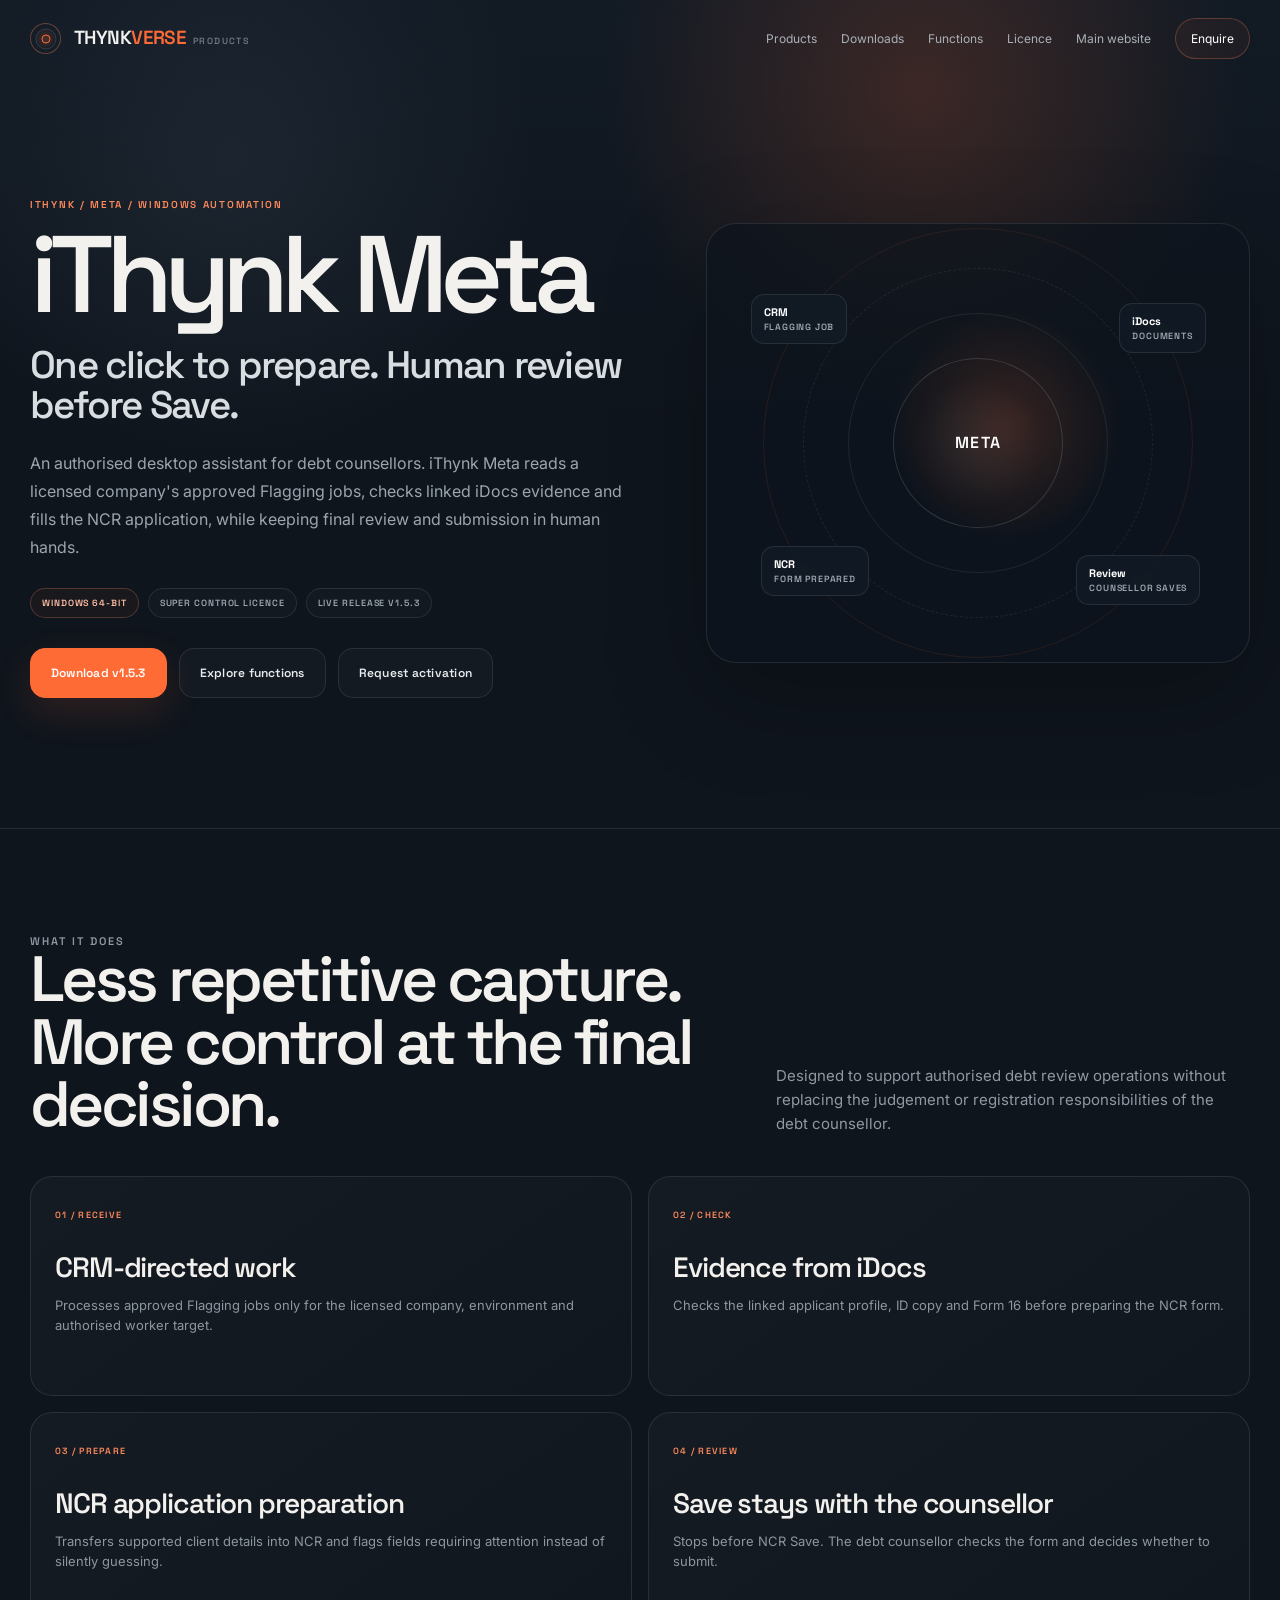
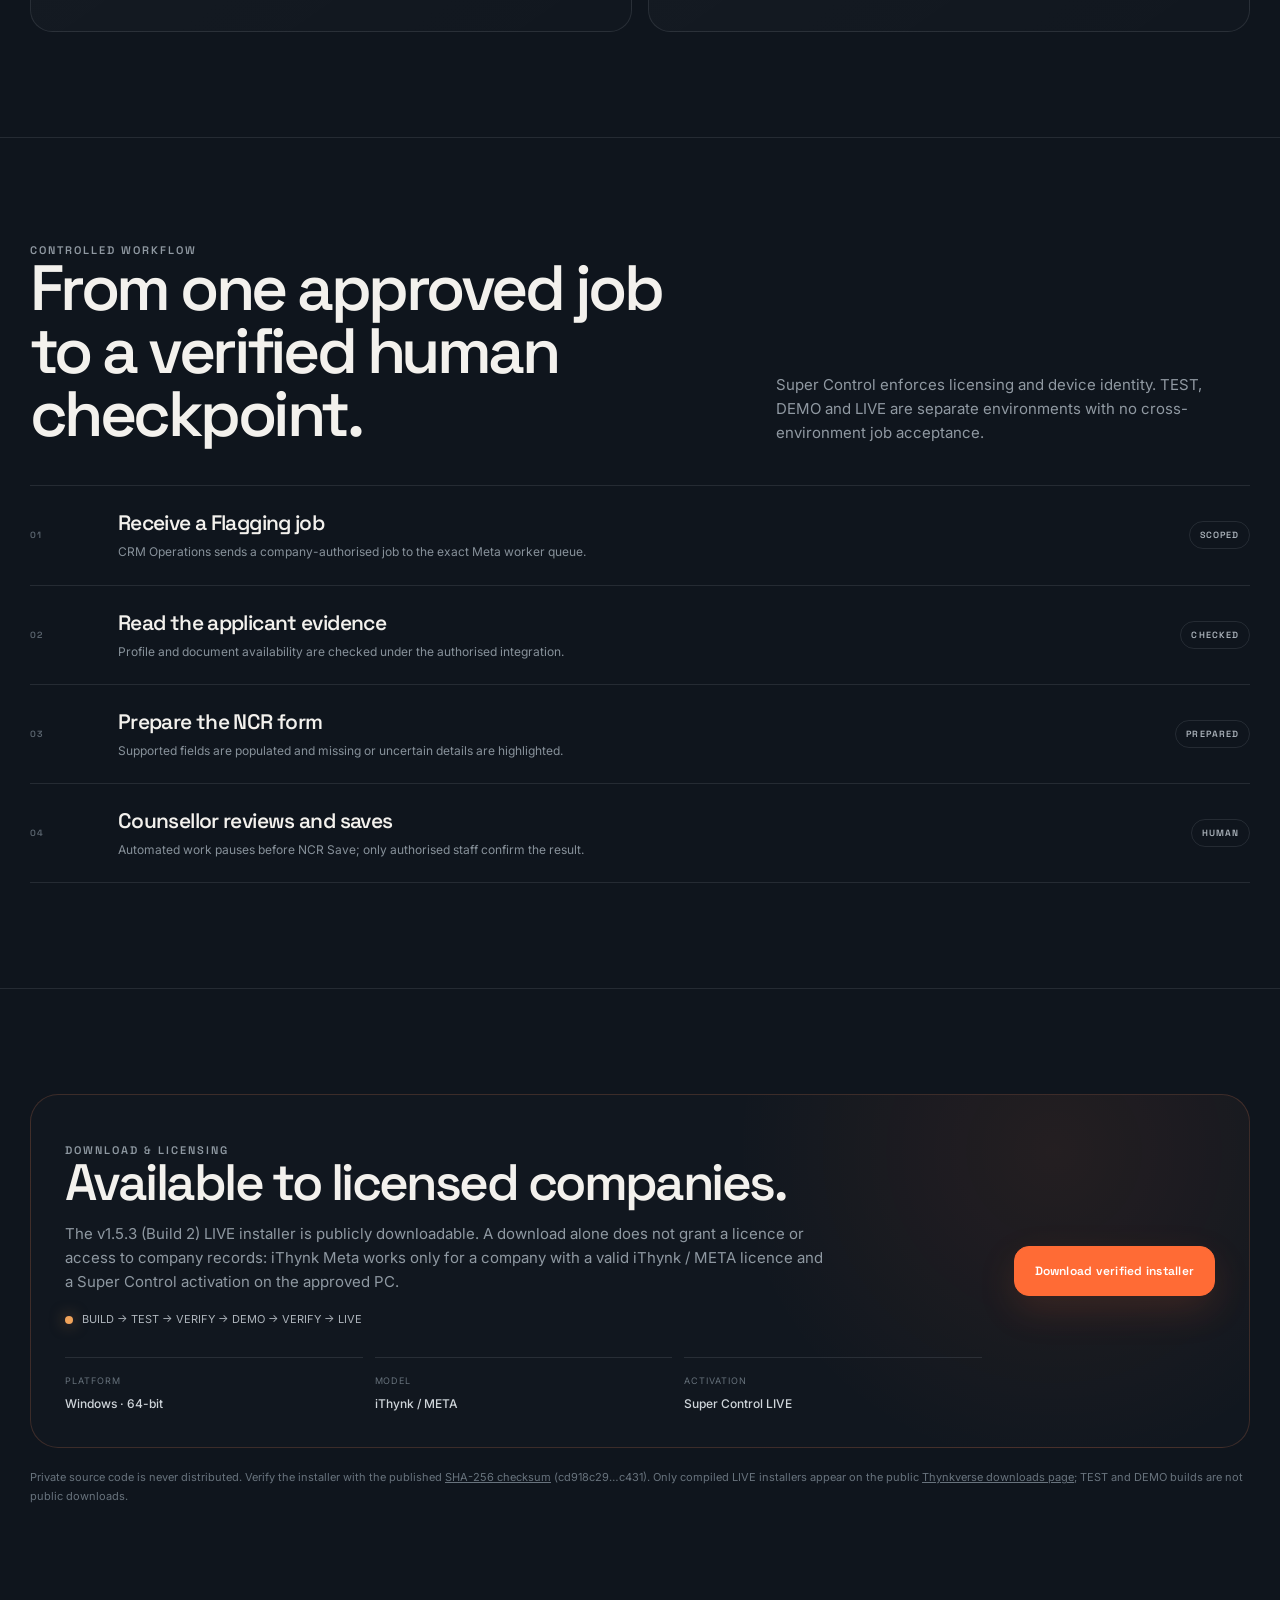
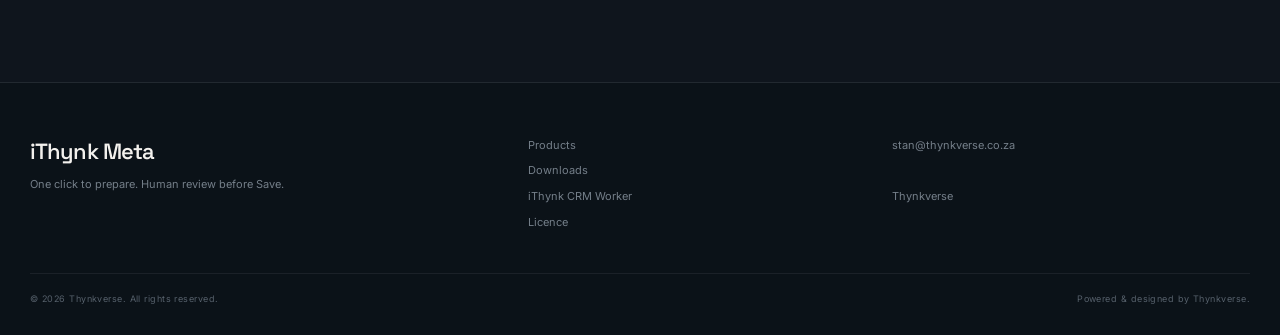
<file: ithynk-meta.html>
<!doctype html>
<html lang="en">
<head>
  <meta charset="utf-8">
  <meta name="viewport" content="width=device-width,initial-scale=1">
  <title>iThynk Meta | Thynkverse Products</title>
  <meta name="description" content="iThynk Meta is a licensed Windows client-flagging assistant for debt review operations. It prepares the NCR form from approved CRM and iDocs evidence and stops before counsellor Save.">
  <meta name="theme-color" content="#0f151d">
  <link rel="icon" type="image/png" sizes="192x192" href="/favicon.png">
  <link rel="icon" href="/favicon.ico">
  <link rel="stylesheet" href="styles.css">
  <link rel="stylesheet" href="worlds.css">
</head>
<body class="world-page">
<div class="page-shell">
  <header class="site-header">
    <nav class="nav">
      <a class="brand" href="index.html" aria-label="Products by Thynkverse"><span class="brand-mark" aria-hidden="true"></span><span>THYNK<em>VERSE</em> <small>Products</small></span></a>
      <button class="menu-button" aria-label="Open menu" aria-expanded="false">☰</button>
      <div class="nav-links">
        <a href="index.html">Products</a>
        <a href="downloads.html">Downloads</a>
        <a href="#functions">Functions</a>
        <a href="#licensing">Licence</a>
        <a href="https://www.thynkverse.co.za/">Main website</a>
        <a class="nav-cta" href="mailto:stan@thynkverse.co.za?subject=iThynk%20Meta%20licence">Enquire</a>
      </div>
    </nav>
  </header>
  <main>
    <section class="world-hero">
      <div class="container world-hero-grid">
        <div class="reveal">
          <p class="world-tag">ITHYNK / META / WINDOWS AUTOMATION</p>
          <h1>iThynk Meta</h1>
          <p class="world-tagline">One click to prepare. Human review before Save.</p>
          <p class="world-lead">An authorised desktop assistant for debt counsellors. iThynk Meta reads a licensed company's approved Flagging jobs, checks linked iDocs evidence and fills the NCR application, while keeping final review and submission in human hands.</p>
          <div class="status-row">
            <span class="status-chip orange">Windows 64-bit</span>
            <span class="status-chip">Super Control licence</span>
            <span class="status-chip">LIVE release v1.5.3</span>
          </div>
          <div class="world-actions">
            <a class="btn btn-primary" href="https://github.com/stanbanilao/ithynk-downloads/releases/download/ithynk-meta-v1.5.3-b2-live/iThynk-Meta-Setup-v1.5.3-b2-LIVE.exe">Download v1.5.3</a>
            <a class="btn btn-secondary" href="#functions">Explore functions</a>
            <a class="btn btn-secondary" href="mailto:stan@thynkverse.co.za?subject=iThynk%20Meta%20LIVE%20activation">Request activation</a>
          </div>
        </div>
        <div class="world-visual reveal" aria-label="iThynk Meta client flagging workflow">
          <div class="world-ring r3"></div><div class="world-ring r2"></div><div class="world-ring r1"></div>
          <div class="world-core">META</div>
          <div class="world-node n1"><strong>CRM</strong>Flagging job</div>
          <div class="world-node n2"><strong>iDocs</strong>Documents</div>
          <div class="world-node n3"><strong>NCR</strong>Form prepared</div>
          <div class="world-node n4"><strong>Review</strong>Counsellor saves</div>
        </div>
      </div>
    </section>
    <section class="world-section" id="functions">
      <div class="container">
        <div class="world-section-head reveal">
          <div><p class="eyebrow">What it does</p><h2>Less repetitive capture. More control at the final decision.</h2></div>
          <p>Designed to support authorised debt review operations without replacing the judgement or registration responsibilities of the debt counsellor.</p>
        </div>
        <div class="function-grid">
          <article class="function-card reveal"><span class="no">01 / RECEIVE</span><h3>CRM-directed work</h3><p>Processes approved Flagging jobs only for the licensed company, environment and authorised worker target.</p></article>
          <article class="function-card reveal"><span class="no">02 / CHECK</span><h3>Evidence from iDocs</h3><p>Checks the linked applicant profile, ID copy and Form 16 before preparing the NCR form.</p></article>
          <article class="function-card reveal"><span class="no">03 / PREPARE</span><h3>NCR application preparation</h3><p>Transfers supported client details into NCR and flags fields requiring attention instead of silently guessing.</p></article>
          <article class="function-card reveal"><span class="no">04 / REVIEW</span><h3>Save stays with the counsellor</h3><p>Stops before NCR Save. The debt counsellor checks the form and decides whether to submit.</p></article>
        </div>
      </div>
    </section>
    <section class="world-section">
      <div class="container">
        <div class="world-section-head reveal">
          <div><p class="eyebrow">Controlled workflow</p><h2>From one approved job to a verified human checkpoint.</h2></div>
          <p>Super Control enforces licensing and device identity. TEST, DEMO and LIVE are separate environments with no cross-environment job acceptance.</p>
        </div>
        <div class="world-flow reveal">
          <div class="world-flow-step"><span class="num">01</span><div><h3>Receive a Flagging job</h3><p>CRM Operations sends a company-authorised job to the exact Meta worker queue.</p></div><span class="state">SCOPED</span></div>
          <div class="world-flow-step"><span class="num">02</span><div><h3>Read the applicant evidence</h3><p>Profile and document availability are checked under the authorised integration.</p></div><span class="state">CHECKED</span></div>
          <div class="world-flow-step"><span class="num">03</span><div><h3>Prepare the NCR form</h3><p>Supported fields are populated and missing or uncertain details are highlighted.</p></div><span class="state">PREPARED</span></div>
          <div class="world-flow-step"><span class="num">04</span><div><h3>Counsellor reviews and saves</h3><p>Automated work pauses before NCR Save; only authorised staff confirm the result.</p></div><span class="state">HUMAN</span></div>
        </div>
      </div>
    </section>
    <section class="world-section" id="licensing">
      <div class="container">
        <div class="world-lock reveal">
          <div>
            <p class="eyebrow">Download & licensing</p>
            <h2>Available to licensed companies.</h2>
            <p>The v1.5.3 (Build 2) LIVE installer is publicly downloadable. A download alone does not grant a licence or access to company records: iThynk Meta works only for a company with a valid iThynk / META licence and a Super Control activation on the approved PC.</p>
            <div class="license-line"><i></i><span>BUILD → TEST → VERIFY → DEMO → VERIFY → LIVE</span></div>
            <div class="world-meta">
              <div><span>Platform</span><strong>Windows · 64-bit</strong></div>
              <div><span>Model</span><strong>iThynk / META</strong></div>
              <div><span>Activation</span><strong>Super Control LIVE</strong></div>
            </div>
          </div>
          <a class="btn btn-primary" href="https://github.com/stanbanilao/ithynk-downloads/releases/download/ithynk-meta-v1.5.3-b2-live/iThynk-Meta-Setup-v1.5.3-b2-LIVE.exe">Download verified installer</a>
        </div>
        <p class="world-note reveal">Private source code is never distributed. Verify the installer with the published <a href="https://github.com/stanbanilao/ithynk-downloads/releases/download/ithynk-meta-v1.5.3-b2-live/SHA256SUMS.txt">SHA-256 checksum</a> (cd918c29…c431). Only compiled LIVE installers appear on the public <a href="downloads.html">Thynkverse downloads page</a>; TEST and DEMO builds are not public downloads.</p>
      </div>
    </section>
  </main>
  <footer><div class="container"><div class="footer-grid">
    <div><h3>iThynk Meta</h3><p>One click to prepare. Human review before Save.</p></div>
    <div class="footer-links"><a href="index.html">Products</a><a href="downloads.html">Downloads</a><a href="ithynk.html">iThynk CRM Worker</a><a href="#licensing">Licence</a></div>
    <div class="footer-links"><a href="mailto:stan@thynkverse.co.za">stan@thynkverse.co.za</a><a href="https://www.thynkverse.co.za/">Thynkverse</a></div>
  </div><div class="footer-bottom"><span>© 2026 Thynkverse. All rights reserved.</span><span>Powered & designed by Thynkverse.</span></div></div></footer>
</div><script src="app.js"></script>
</body></html>
</file>
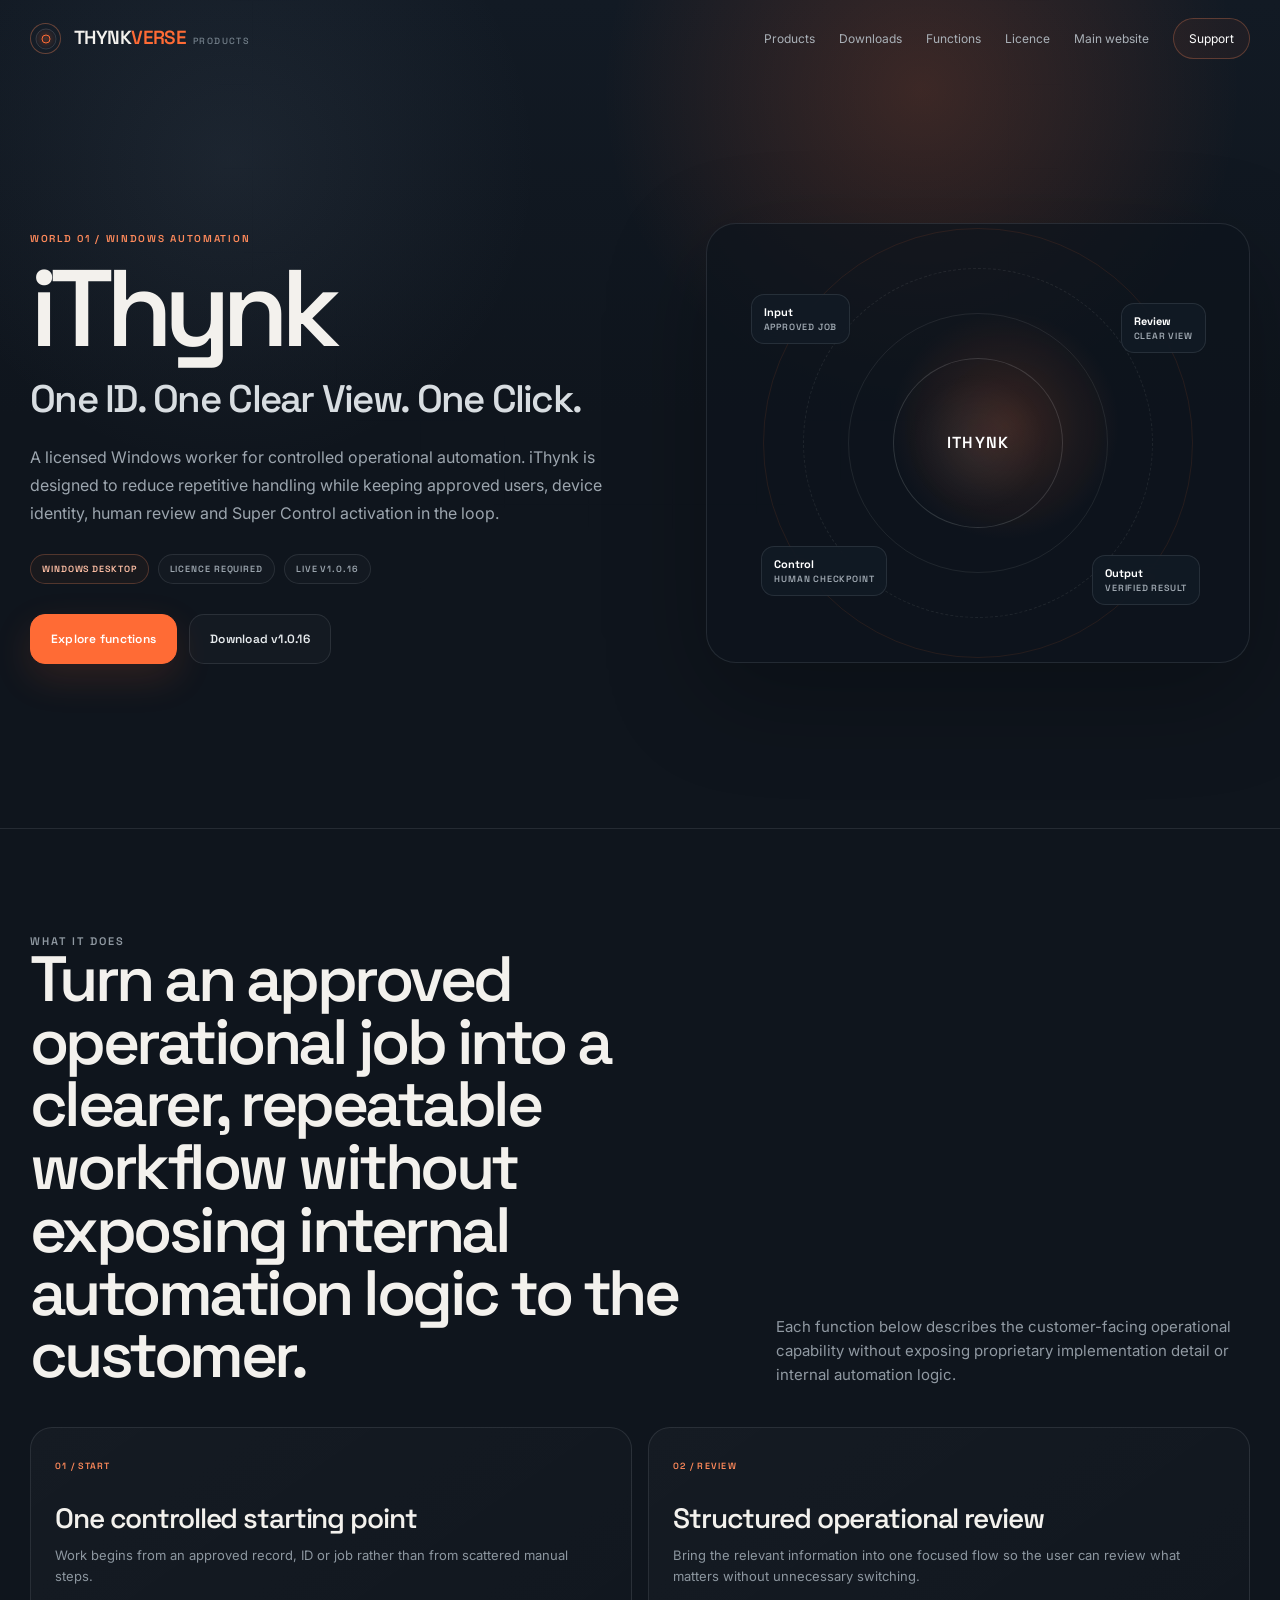
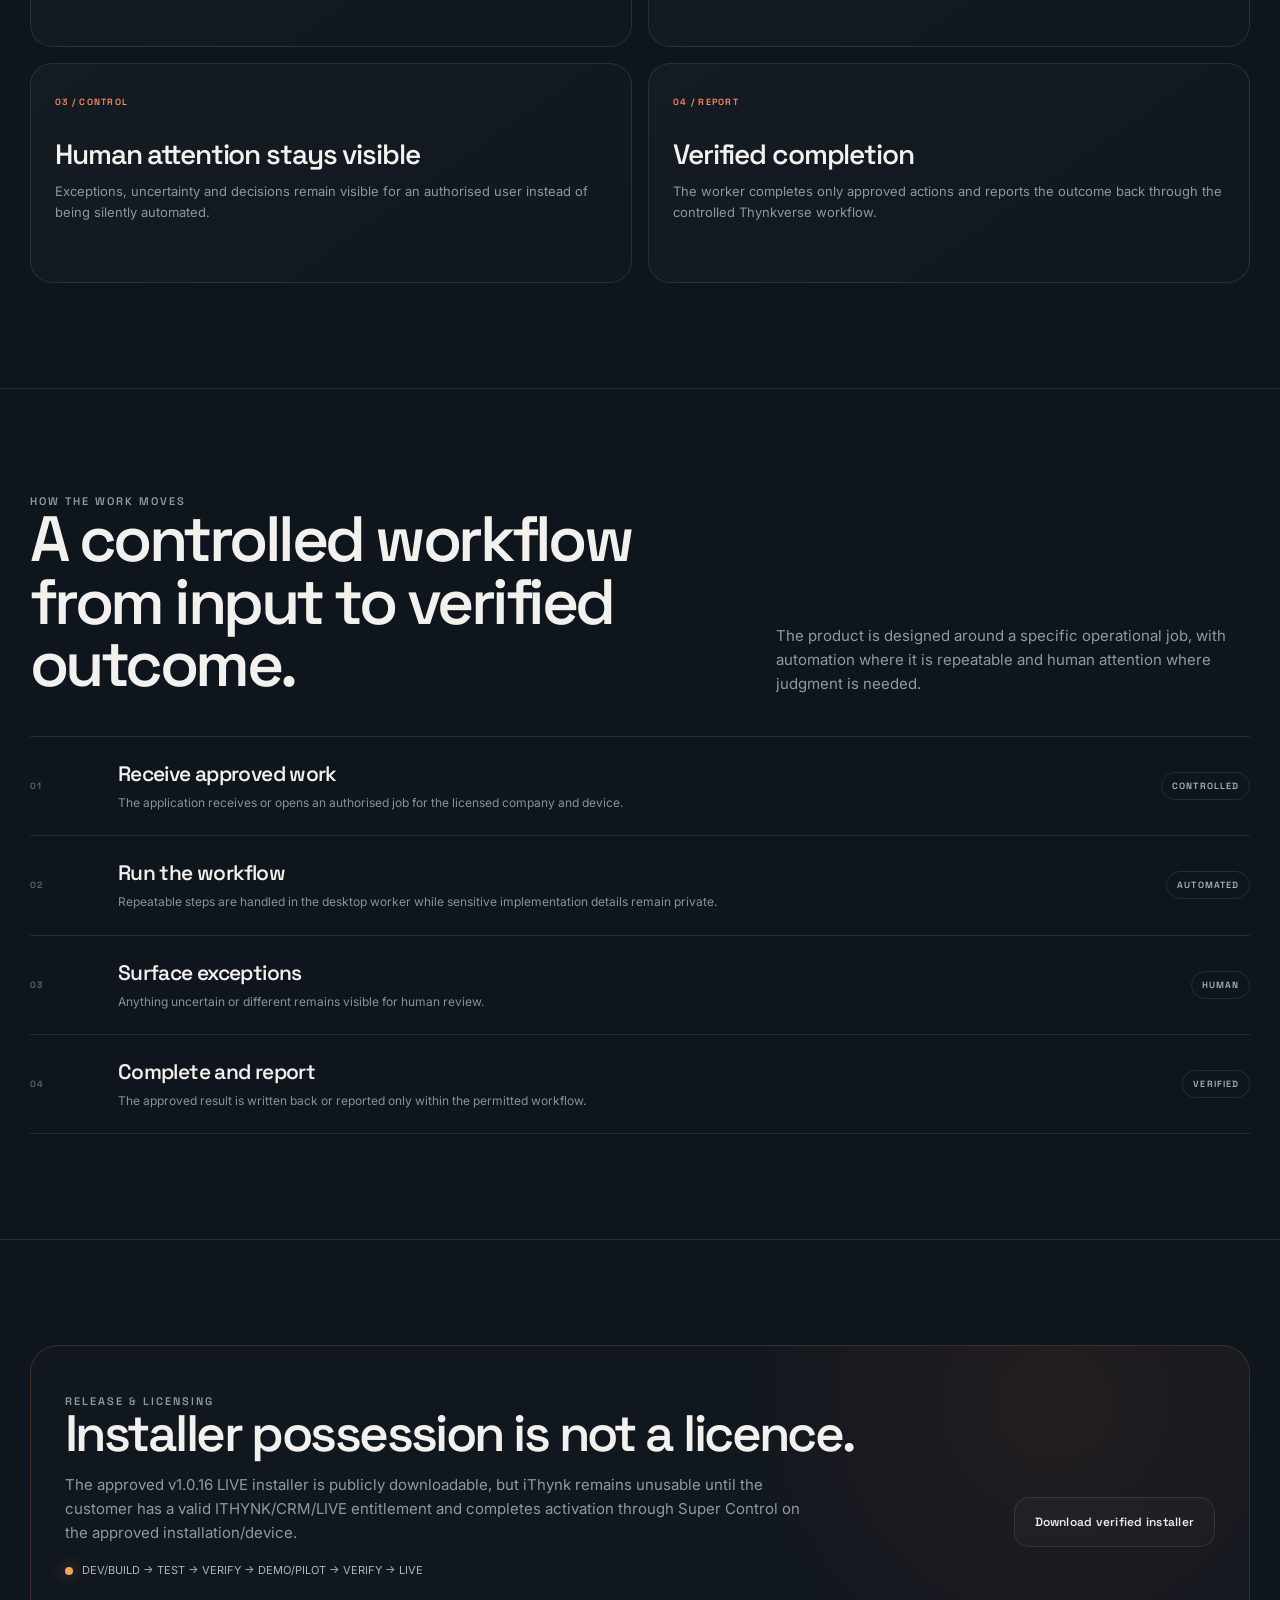
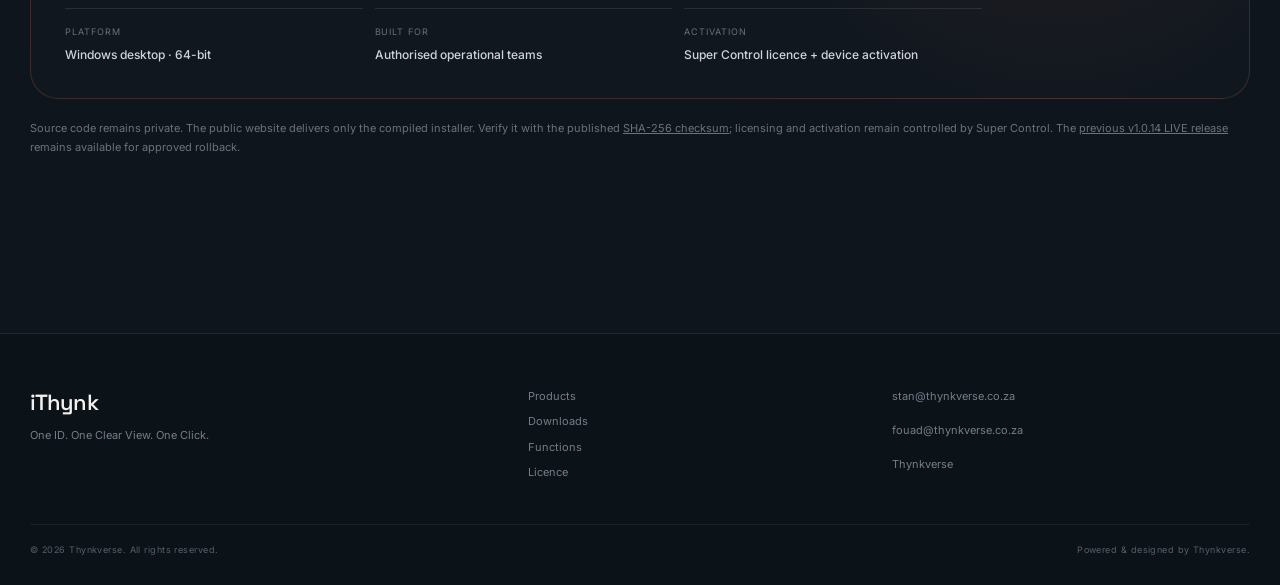
<file: ithynk.html>
<!doctype html>
<html lang="en">
<head>
  <meta charset="utf-8">
  <meta name="viewport" content="width=device-width,initial-scale=1">
  <title>iThynk | Thynkverse Products</title>
  <meta name="description" content="Turn an approved operational job into a clearer, repeatable workflow without exposing internal automation logic to the customer.">
  <meta name="theme-color" content="#0f151d">
  <link rel="icon" type="image/png" sizes="192x192" href="/favicon.png">
  <link rel="icon" href="/favicon.ico">
  <link rel="stylesheet" href="styles.css">
  <link rel="stylesheet" href="worlds.css">
</head>
<body class="world-page">
<div class="page-shell">
  <header class="site-header">
    <nav class="nav">
      <a class="brand" href="index.html" aria-label="Products by Thynkverse"><span class="brand-mark" aria-hidden="true"></span><span>THYNK<em>VERSE</em> <small>Products</small></span></a>
      <button class="menu-button" aria-label="Open menu" aria-expanded="false">☰</button>
      <div class="nav-links">
        <a href="index.html">Products</a>
        <a href="downloads.html">Downloads</a>
        <a href="#functions">Functions</a>
        <a href="#licensing">Licence</a>
        <a href="https://www.thynkverse.co.za/">Main website</a>
        <a class="nav-cta" href="mailto:stan@thynkverse.co.za?subject=iThynk%20support">Support</a>
      </div>
    </nav>
  </header>

  <main>
    <section class="world-hero">
      <div class="container world-hero-grid">
        <div class="reveal">
          <p class="world-tag">WORLD 01 / WINDOWS AUTOMATION</p>
          <h1>iThynk</h1>
          <p class="world-tagline">One ID. One Clear View. One Click.</p>
          <p class="world-lead">A licensed Windows worker for controlled operational automation. iThynk is designed to reduce repetitive handling while keeping approved users, device identity, human review and Super Control activation in the loop.</p>
          <div class="status-row">
            <span class="status-chip orange">Windows desktop</span>
            <span class="status-chip">Licence required</span>
            <span class="status-chip">LIVE v1.0.16</span>
          </div>
          <div class="world-actions">
            <a class="btn btn-primary" href="#functions">Explore functions</a>
            <a class="btn btn-secondary" href="https://github.com/stanbanilao/ithynk-downloads/releases/download/ithynk-crm-worker-v1.0.16-b6-live/iThynk-CRM-Worker-Setup-v1.0.16-b6-LIVE.exe">Download v1.0.16</a>
          </div>
        </div>

        <div class="world-visual reveal" aria-label="iThynk workflow visual">
          <div class="world-ring r3"></div><div class="world-ring r2"></div><div class="world-ring r1"></div>
          <div class="world-core">iThynk</div>
          <div class="world-node n1"><strong>Input</strong>Approved job</div><div class="world-node n2"><strong>Review</strong>Clear view</div><div class="world-node n3"><strong>Control</strong>Human checkpoint</div><div class="world-node n4"><strong>Output</strong>Verified result</div>
        </div>
      </div>
    </section>

    <section class="world-section" id="functions">
      <div class="container">
        <div class="world-section-head reveal">
          <div><p class="eyebrow">What it does</p><h2>Turn an approved operational job into a clearer, repeatable workflow without exposing internal automation logic to the customer.</h2></div>
          <p>Each function below describes the customer-facing operational capability without exposing proprietary implementation detail or internal automation logic.</p>
        </div>
        <div class="function-grid"><article class="function-card reveal"><span class="no">01 / START</span><h3>One controlled starting point</h3><p>Work begins from an approved record, ID or job rather than from scattered manual steps.</p></article><article class="function-card reveal"><span class="no">02 / REVIEW</span><h3>Structured operational review</h3><p>Bring the relevant information into one focused flow so the user can review what matters without unnecessary switching.</p></article><article class="function-card reveal"><span class="no">03 / CONTROL</span><h3>Human attention stays visible</h3><p>Exceptions, uncertainty and decisions remain visible for an authorised user instead of being silently automated.</p></article><article class="function-card reveal"><span class="no">04 / REPORT</span><h3>Verified completion</h3><p>The worker completes only approved actions and reports the outcome back through the controlled Thynkverse workflow.</p></article></div>
      </div>
    </section>

    <section class="world-section">
      <div class="container">
        <div class="world-section-head reveal">
          <div><p class="eyebrow">How the work moves</p><h2>A controlled workflow from input to verified outcome.</h2></div>
          <p>The product is designed around a specific operational job, with automation where it is repeatable and human attention where judgment is needed.</p>
        </div>
        <div class="world-flow reveal"><div class="world-flow-step"><span class="num">01</span><div><h3>Receive approved work</h3><p>The application receives or opens an authorised job for the licensed company and device.</p></div><span class="state">CONTROLLED</span></div><div class="world-flow-step"><span class="num">02</span><div><h3>Run the workflow</h3><p>Repeatable steps are handled in the desktop worker while sensitive implementation details remain private.</p></div><span class="state">AUTOMATED</span></div><div class="world-flow-step"><span class="num">03</span><div><h3>Surface exceptions</h3><p>Anything uncertain or different remains visible for human review.</p></div><span class="state">HUMAN</span></div><div class="world-flow-step"><span class="num">04</span><div><h3>Complete and report</h3><p>The approved result is written back or reported only within the permitted workflow.</p></div><span class="state">VERIFIED</span></div></div>
      </div>
    </section>

    <section class="world-section" id="licensing">
      <div class="container">
        <div class="world-lock reveal">
          <div>
            <p class="eyebrow">Release & licensing</p>
            <h2>Installer possession is not a licence.</h2>
            <p>The approved v1.0.16 LIVE installer is publicly downloadable, but iThynk remains unusable until the customer has a valid ITHYNK/CRM/LIVE entitlement and completes activation through Super Control on the approved installation/device.</p>
            <div class="license-line"><i></i><span>DEV/BUILD → TEST → VERIFY → DEMO/PILOT → VERIFY → LIVE</span></div>
            <div class="world-meta">
              <div><span>Platform</span><strong>Windows desktop · 64-bit</strong></div>
              <div><span>Built for</span><strong>Authorised operational teams</strong></div>
              <div><span>Activation</span><strong>Super Control licence + device activation</strong></div>
            </div>
          </div>
          <a class="btn btn-secondary" href="https://github.com/stanbanilao/ithynk-downloads/releases/download/ithynk-crm-worker-v1.0.16-b6-live/iThynk-CRM-Worker-Setup-v1.0.16-b6-LIVE.exe">Download verified installer</a>
        </div>
        <p class="world-note reveal">Source code remains private. The public website delivers only the compiled installer. Verify it with the published <a href="https://github.com/stanbanilao/ithynk-downloads/releases/download/ithynk-crm-worker-v1.0.16-b6-live/SHA256SUMS.txt">SHA-256 checksum</a>; licensing and activation remain controlled by Super Control. The <a href="https://github.com/stanbanilao/ithynk-downloads/releases/tag/ithynk-crm-worker-v1.0.14-live">previous v1.0.14 LIVE release</a> remains available for approved rollback.</p>
      </div>
    </section>
  </main>

  <footer>
    <div class="container">
      <div class="footer-grid">
        <div><h3>iThynk</h3><p>One ID. One Clear View. One Click.</p></div>
        <div class="footer-links"><a href="index.html">Products</a><a href="downloads.html">Downloads</a><a href="#functions">Functions</a><a href="#licensing">Licence</a></div>
        <div class="footer-links"><a href="mailto:stan@thynkverse.co.za">stan@thynkverse.co.za</a><a href="mailto:fouad@thynkverse.co.za">fouad@thynkverse.co.za</a><a href="https://www.thynkverse.co.za/">Thynkverse</a></div>
      </div>
      <div class="footer-bottom"><span>© 2026 Thynkverse. All rights reserved.</span><span>Powered & designed by Thynkverse.</span></div>
    </div>
  </footer>
</div>
<script src="app.js"></script>
</body>
</html>
</file>
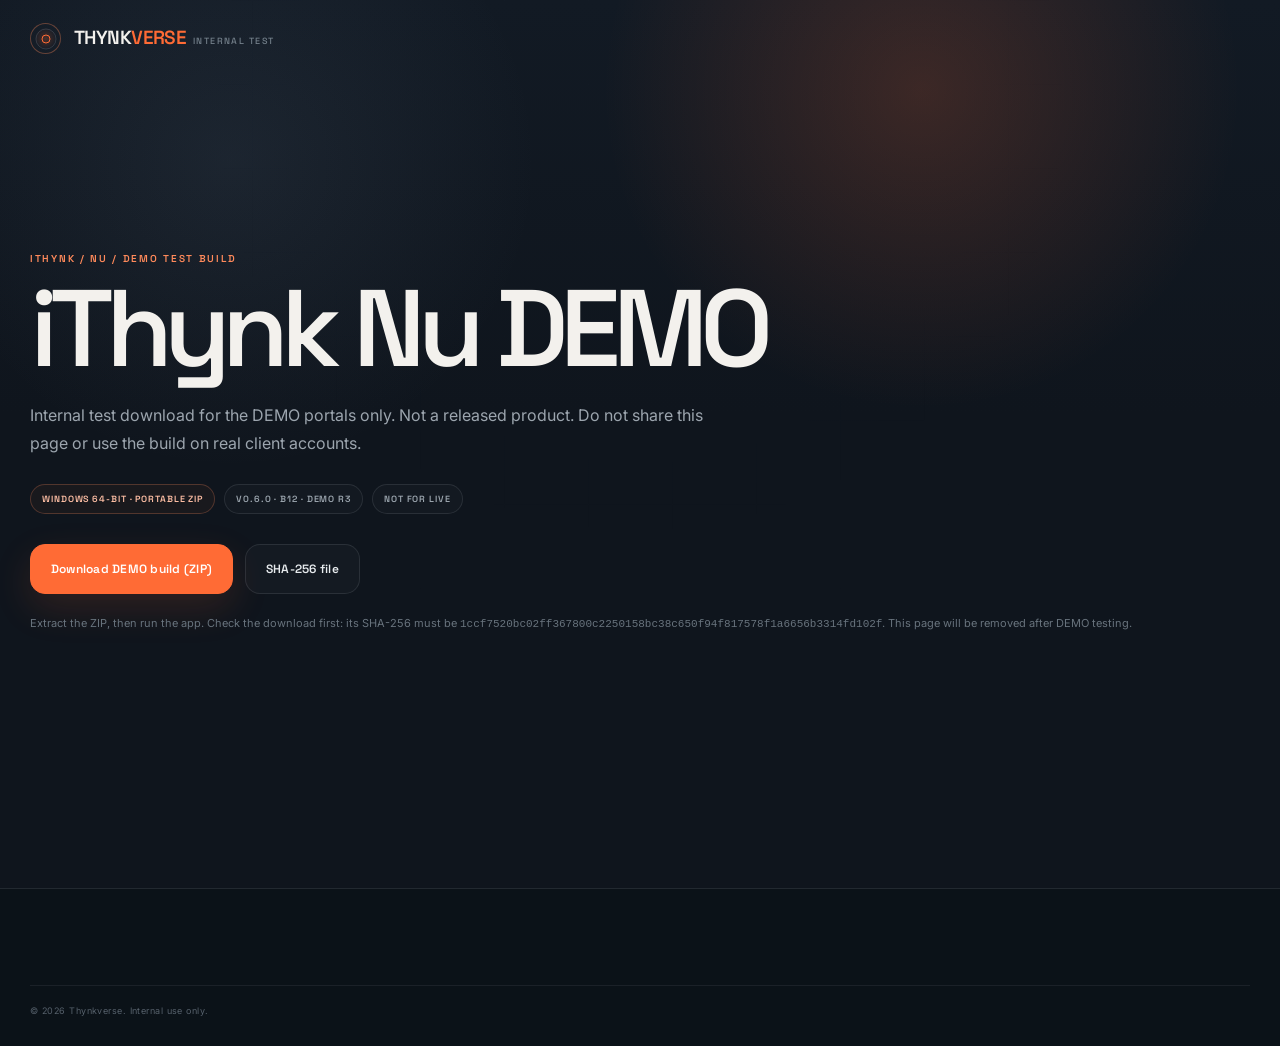
<file: nu-demo-x7k2m9.html>
<!doctype html>
<html lang="en">
<head>
  <meta charset="utf-8">
  <meta name="viewport" content="width=device-width,initial-scale=1">
  <title>iThynk Nu DEMO test build | Thynkverse</title>
  <meta name="robots" content="noindex,nofollow,noarchive">
  <meta name="theme-color" content="#0f151d">
  <link rel="stylesheet" href="styles.css">
  <link rel="stylesheet" href="worlds.css">
</head>
<body class="world-page">
<div class="page-shell">
  <header class="site-header">
    <nav class="nav">
      <span class="brand"><span class="brand-mark" aria-hidden="true"></span><span>THYNK<em>VERSE</em> <small>Internal test</small></span></span>
    </nav>
  </header>
  <main>
    <section class="world-hero">
      <div class="container">
        <div class="reveal">
          <p class="world-tag">ITHYNK / NU / DEMO TEST BUILD</p>
          <h1>iThynk Nu DEMO</h1>
          <p class="world-lead">Internal test download for the DEMO portals only. Not a released product. Do not share this page or use the build on real client accounts.</p>
          <div class="status-row">
            <span class="status-chip orange">Windows 64-bit · portable ZIP</span>
            <span class="status-chip">v0.6.0 · b12 · DEMO r3</span>
            <span class="status-chip">Not for LIVE</span>
          </div>
          <div class="world-actions">
            <a class="btn btn-primary" href="https://github.com/stanbanilao/ithynk-downloads/releases/download/ithynk-nu-demo-v0.6.0-b12-r3/iThynk-Nu-Portable-v0.6.0-b12-DEMO-r3.zip">Download DEMO build (ZIP)</a>
            <a class="btn btn-secondary" href="https://github.com/stanbanilao/ithynk-downloads/releases/download/ithynk-nu-demo-v0.6.0-b12-r3/iThynk-Nu-Portable-v0.6.0-b12-DEMO-r3.zip.sha256">SHA-256 file</a>
          </div>
          <p class="world-note">Extract the ZIP, then run the app. Check the download first: its SHA-256 must be <code>1ccf7520bc02ff367800c2250158bc38c650f94f817578f1a6656b3314fd102f</code>. This page will be removed after DEMO testing.</p>
        </div>
      </div>
    </section>
  </main>
  <footer><div class="container"><div class="footer-bottom"><span>© 2026 Thynkverse. Internal use only.</span></div></div></footer>
</div><script src="app.js"></script>
</body></html>
</file>
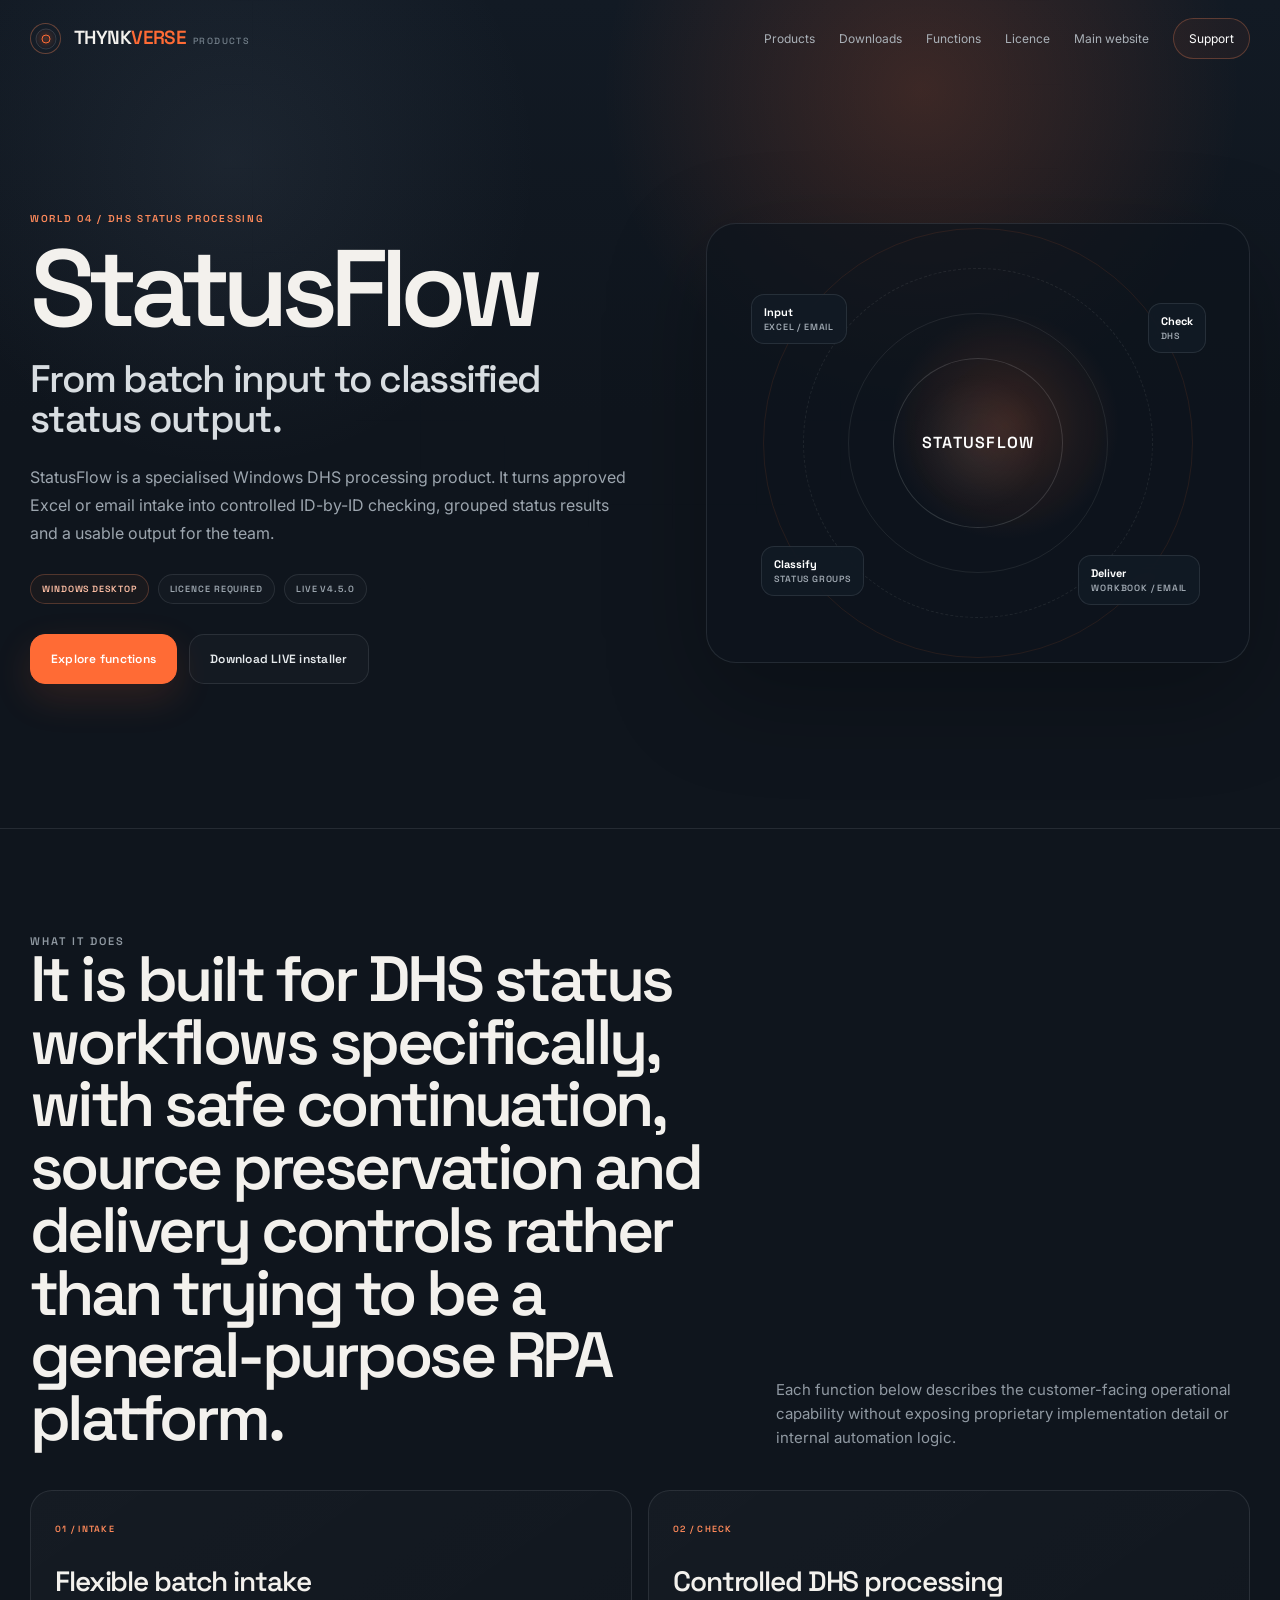
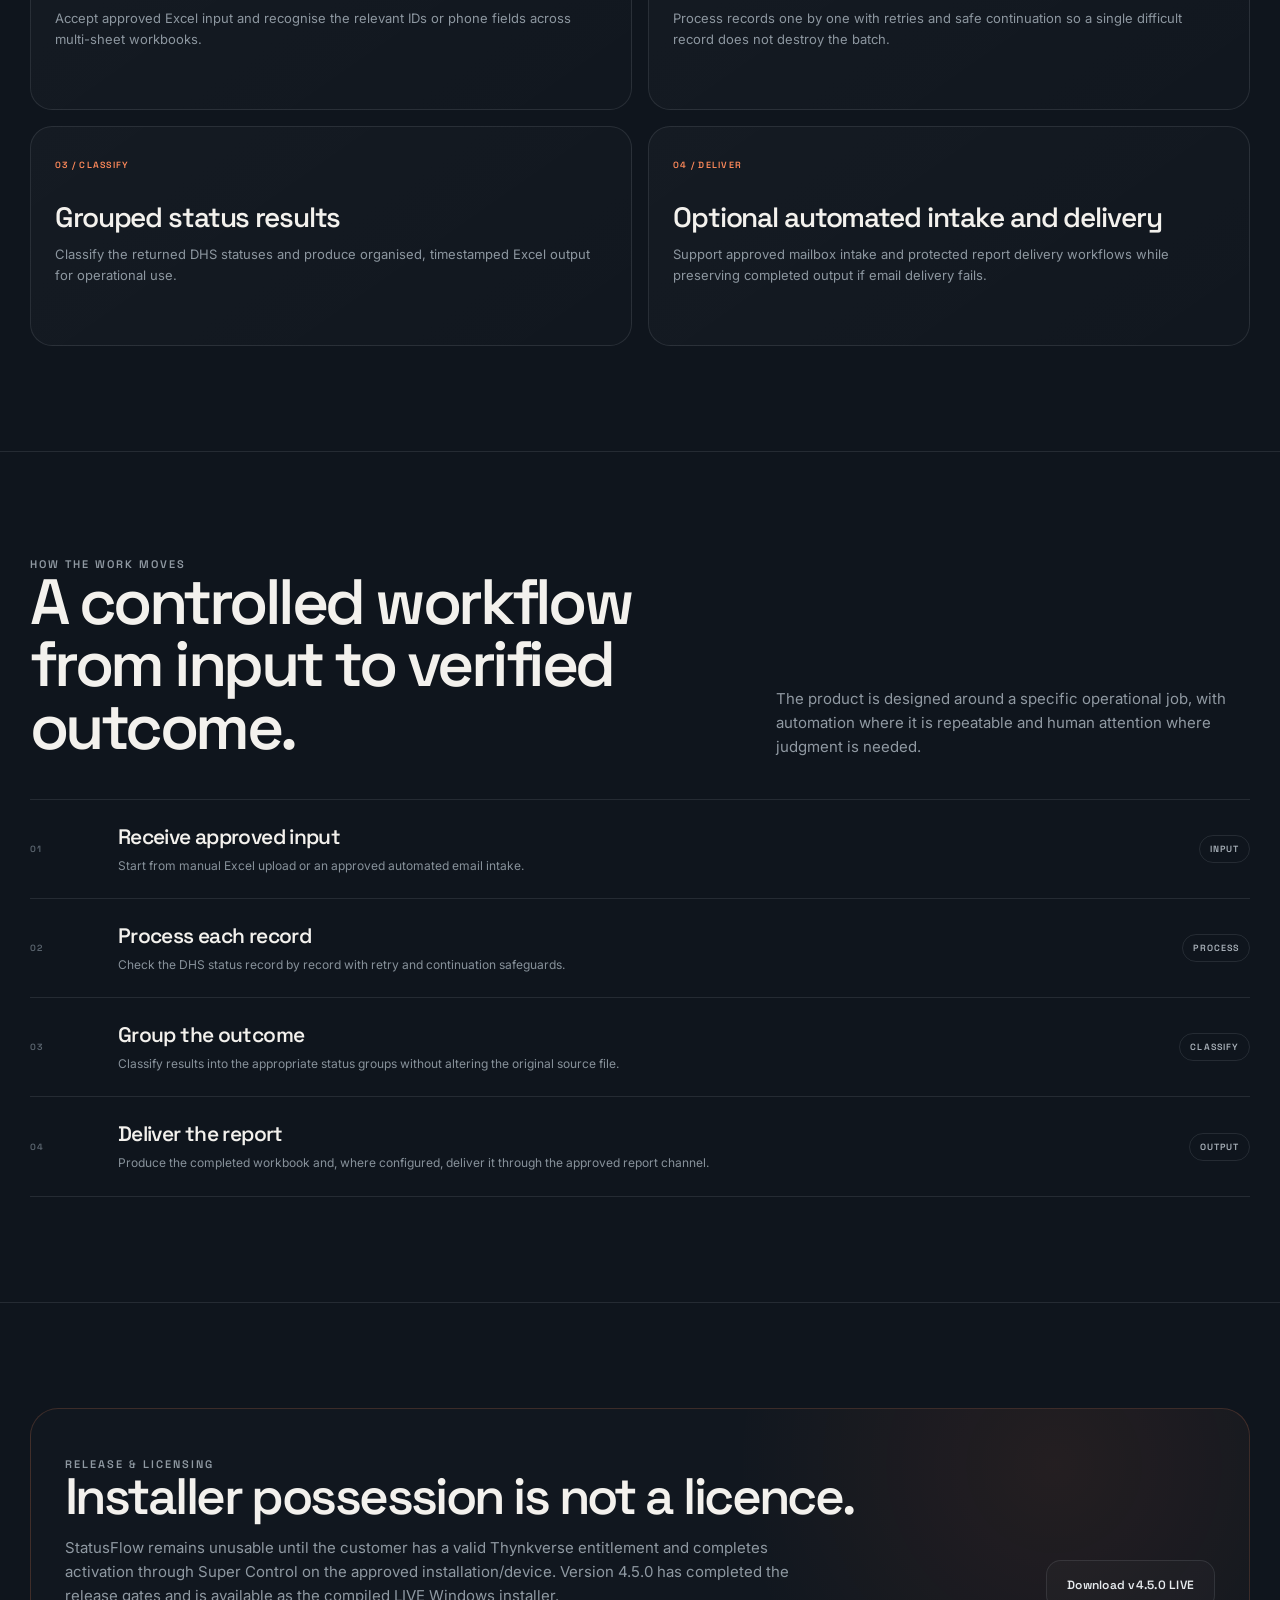
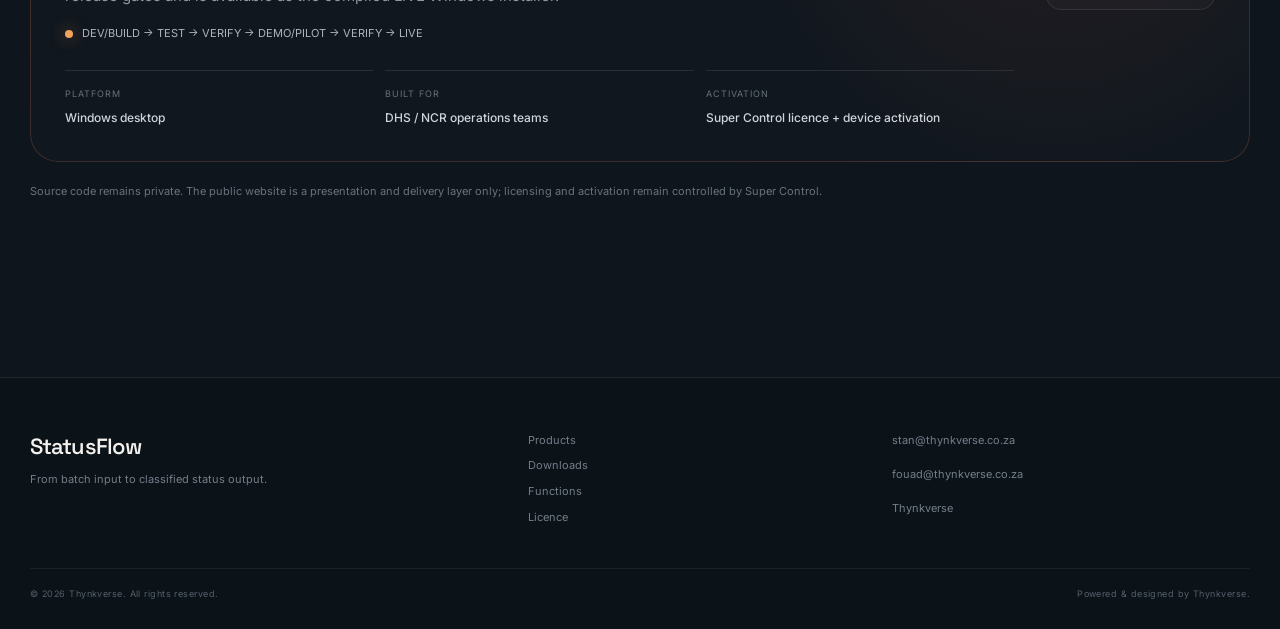
<file: statusflow.html>
<!doctype html>
<html lang="en">
<head>
  <meta charset="utf-8">
  <meta name="viewport" content="width=device-width,initial-scale=1">
  <title>StatusFlow | Thynkverse Products</title>
  <meta name="description" content="It is built for DHS status workflows specifically, with safe continuation, source preservation and delivery controls rather than trying to be a general-purpose RPA platform.">
  <meta name="theme-color" content="#0f151d">
  <link rel="icon" type="image/png" sizes="192x192" href="/favicon.png">
  <link rel="icon" href="/favicon.ico">
  <link rel="stylesheet" href="styles.css">
  <link rel="stylesheet" href="worlds.css">
</head>
<body class="world-page">
<div class="page-shell">
  <header class="site-header">
    <nav class="nav">
      <a class="brand" href="index.html" aria-label="Products by Thynkverse"><span class="brand-mark" aria-hidden="true"></span><span>THYNK<em>VERSE</em> <small>Products</small></span></a>
      <button class="menu-button" aria-label="Open menu" aria-expanded="false">☰</button>
      <div class="nav-links">
        <a href="index.html">Products</a>
        <a href="downloads.html">Downloads</a>
        <a href="#functions">Functions</a>
        <a href="#licensing">Licence</a>
        <a href="https://www.thynkverse.co.za/">Main website</a>
        <a class="nav-cta" href="mailto:stan@thynkverse.co.za?subject=StatusFlow%20support">Support</a>
      </div>
    </nav>
  </header>

  <main>
    <section class="world-hero">
      <div class="container world-hero-grid">
        <div class="reveal">
          <p class="world-tag">WORLD 04 / DHS STATUS PROCESSING</p>
          <h1>StatusFlow</h1>
          <p class="world-tagline">From batch input to classified status output.</p>
          <p class="world-lead">StatusFlow is a specialised Windows DHS processing product. It turns approved Excel or email intake into controlled ID-by-ID checking, grouped status results and a usable output for the team.</p>
          <div class="status-row">
            <span class="status-chip orange">Windows desktop</span>
            <span class="status-chip">Licence required</span>
            <span class="status-chip">LIVE v4.5.0</span>
          </div>
          <div class="world-actions">
            <a class="btn btn-primary" href="#functions">Explore functions</a>
            <a class="btn btn-secondary" href="https://github.com/stanbanilao/downloads/releases/download/statusflow-v4.5.0-live/StatusFlow-Setup-v4.5.0-LIVE.exe">Download LIVE installer</a>
          </div>
        </div>

        <div class="world-visual reveal" aria-label="StatusFlow workflow visual">
          <div class="world-ring r3"></div><div class="world-ring r2"></div><div class="world-ring r1"></div>
          <div class="world-core">StatusFlow</div>
          <div class="world-node n1"><strong>Input</strong>Excel / email</div><div class="world-node n2"><strong>Check</strong>DHS</div><div class="world-node n3"><strong>Classify</strong>Status groups</div><div class="world-node n4"><strong>Deliver</strong>Workbook / email</div>
        </div>
      </div>
    </section>

    <section class="world-section" id="functions">
      <div class="container">
        <div class="world-section-head reveal">
          <div><p class="eyebrow">What it does</p><h2>It is built for DHS status workflows specifically, with safe continuation, source preservation and delivery controls rather than trying to be a general-purpose RPA platform.</h2></div>
          <p>Each function below describes the customer-facing operational capability without exposing proprietary implementation detail or internal automation logic.</p>
        </div>
        <div class="function-grid"><article class="function-card reveal"><span class="no">01 / INTAKE</span><h3>Flexible batch intake</h3><p>Accept approved Excel input and recognise the relevant IDs or phone fields across multi-sheet workbooks.</p></article><article class="function-card reveal"><span class="no">02 / CHECK</span><h3>Controlled DHS processing</h3><p>Process records one by one with retries and safe continuation so a single difficult record does not destroy the batch.</p></article><article class="function-card reveal"><span class="no">03 / CLASSIFY</span><h3>Grouped status results</h3><p>Classify the returned DHS statuses and produce organised, timestamped Excel output for operational use.</p></article><article class="function-card reveal"><span class="no">04 / DELIVER</span><h3>Optional automated intake and delivery</h3><p>Support approved mailbox intake and protected report delivery workflows while preserving completed output if email delivery fails.</p></article></div>
      </div>
    </section>

    <section class="world-section">
      <div class="container">
        <div class="world-section-head reveal">
          <div><p class="eyebrow">How the work moves</p><h2>A controlled workflow from input to verified outcome.</h2></div>
          <p>The product is designed around a specific operational job, with automation where it is repeatable and human attention where judgment is needed.</p>
        </div>
        <div class="world-flow reveal"><div class="world-flow-step"><span class="num">01</span><div><h3>Receive approved input</h3><p>Start from manual Excel upload or an approved automated email intake.</p></div><span class="state">INPUT</span></div><div class="world-flow-step"><span class="num">02</span><div><h3>Process each record</h3><p>Check the DHS status record by record with retry and continuation safeguards.</p></div><span class="state">PROCESS</span></div><div class="world-flow-step"><span class="num">03</span><div><h3>Group the outcome</h3><p>Classify results into the appropriate status groups without altering the original source file.</p></div><span class="state">CLASSIFY</span></div><div class="world-flow-step"><span class="num">04</span><div><h3>Deliver the report</h3><p>Produce the completed workbook and, where configured, deliver it through the approved report channel.</p></div><span class="state">OUTPUT</span></div></div>
      </div>
    </section>

    <section class="world-section" id="licensing">
      <div class="container">
        <div class="world-lock reveal">
          <div>
            <p class="eyebrow">Release & licensing</p>
            <h2>Installer possession is not a licence.</h2>
            <p>StatusFlow remains unusable until the customer has a valid Thynkverse entitlement and completes activation through Super Control on the approved installation/device. Version 4.5.0 has completed the release gates and is available as the compiled LIVE Windows installer.</p>
            <div class="license-line"><i></i><span>DEV/BUILD → TEST → VERIFY → DEMO/PILOT → VERIFY → LIVE</span></div>
            <div class="world-meta">
              <div><span>Platform</span><strong>Windows desktop</strong></div>
              <div><span>Built for</span><strong>DHS / NCR operations teams</strong></div>
              <div><span>Activation</span><strong>Super Control licence + device activation</strong></div>
            </div>
          </div>
          <a class="btn btn-secondary" href="https://github.com/stanbanilao/downloads/releases/download/statusflow-v4.5.0-live/StatusFlow-Setup-v4.5.0-LIVE.exe">Download v4.5.0 LIVE</a>
        </div>
        <p class="world-note reveal">Source code remains private. The public website is a presentation and delivery layer only; licensing and activation remain controlled by Super Control.</p>
      </div>
    </section>
  </main>

  <footer>
    <div class="container">
      <div class="footer-grid">
        <div><h3>StatusFlow</h3><p>From batch input to classified status output.</p></div>
        <div class="footer-links"><a href="index.html">Products</a><a href="downloads.html">Downloads</a><a href="#functions">Functions</a><a href="#licensing">Licence</a></div>
        <div class="footer-links"><a href="mailto:stan@thynkverse.co.za">stan@thynkverse.co.za</a><a href="mailto:fouad@thynkverse.co.za">fouad@thynkverse.co.za</a><a href="https://www.thynkverse.co.za/">Thynkverse</a></div>
      </div>
      <div class="footer-bottom"><span>© 2026 Thynkverse. All rights reserved.</span><span>Powered & designed by Thynkverse.</span></div>
    </div>
  </footer>
</div>
<script src="app.js"></script>
</body>
</html>
</file>
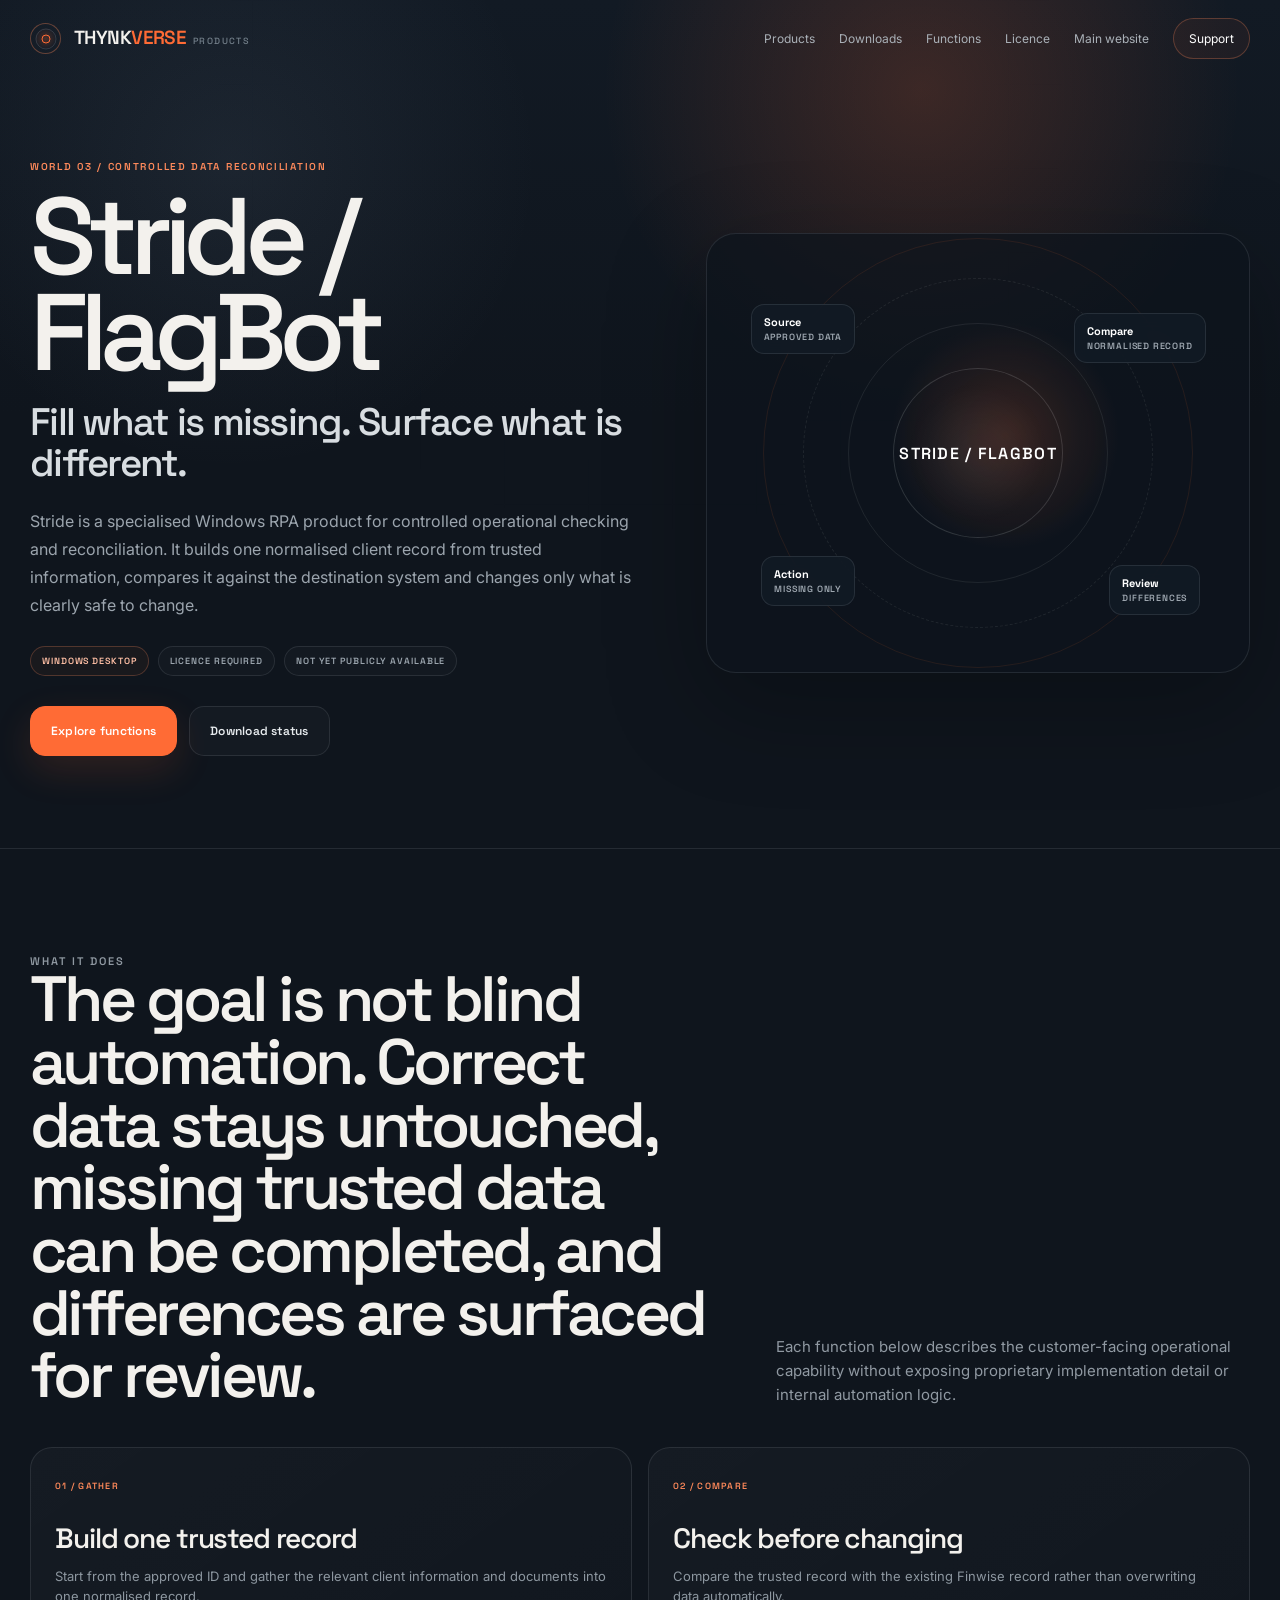
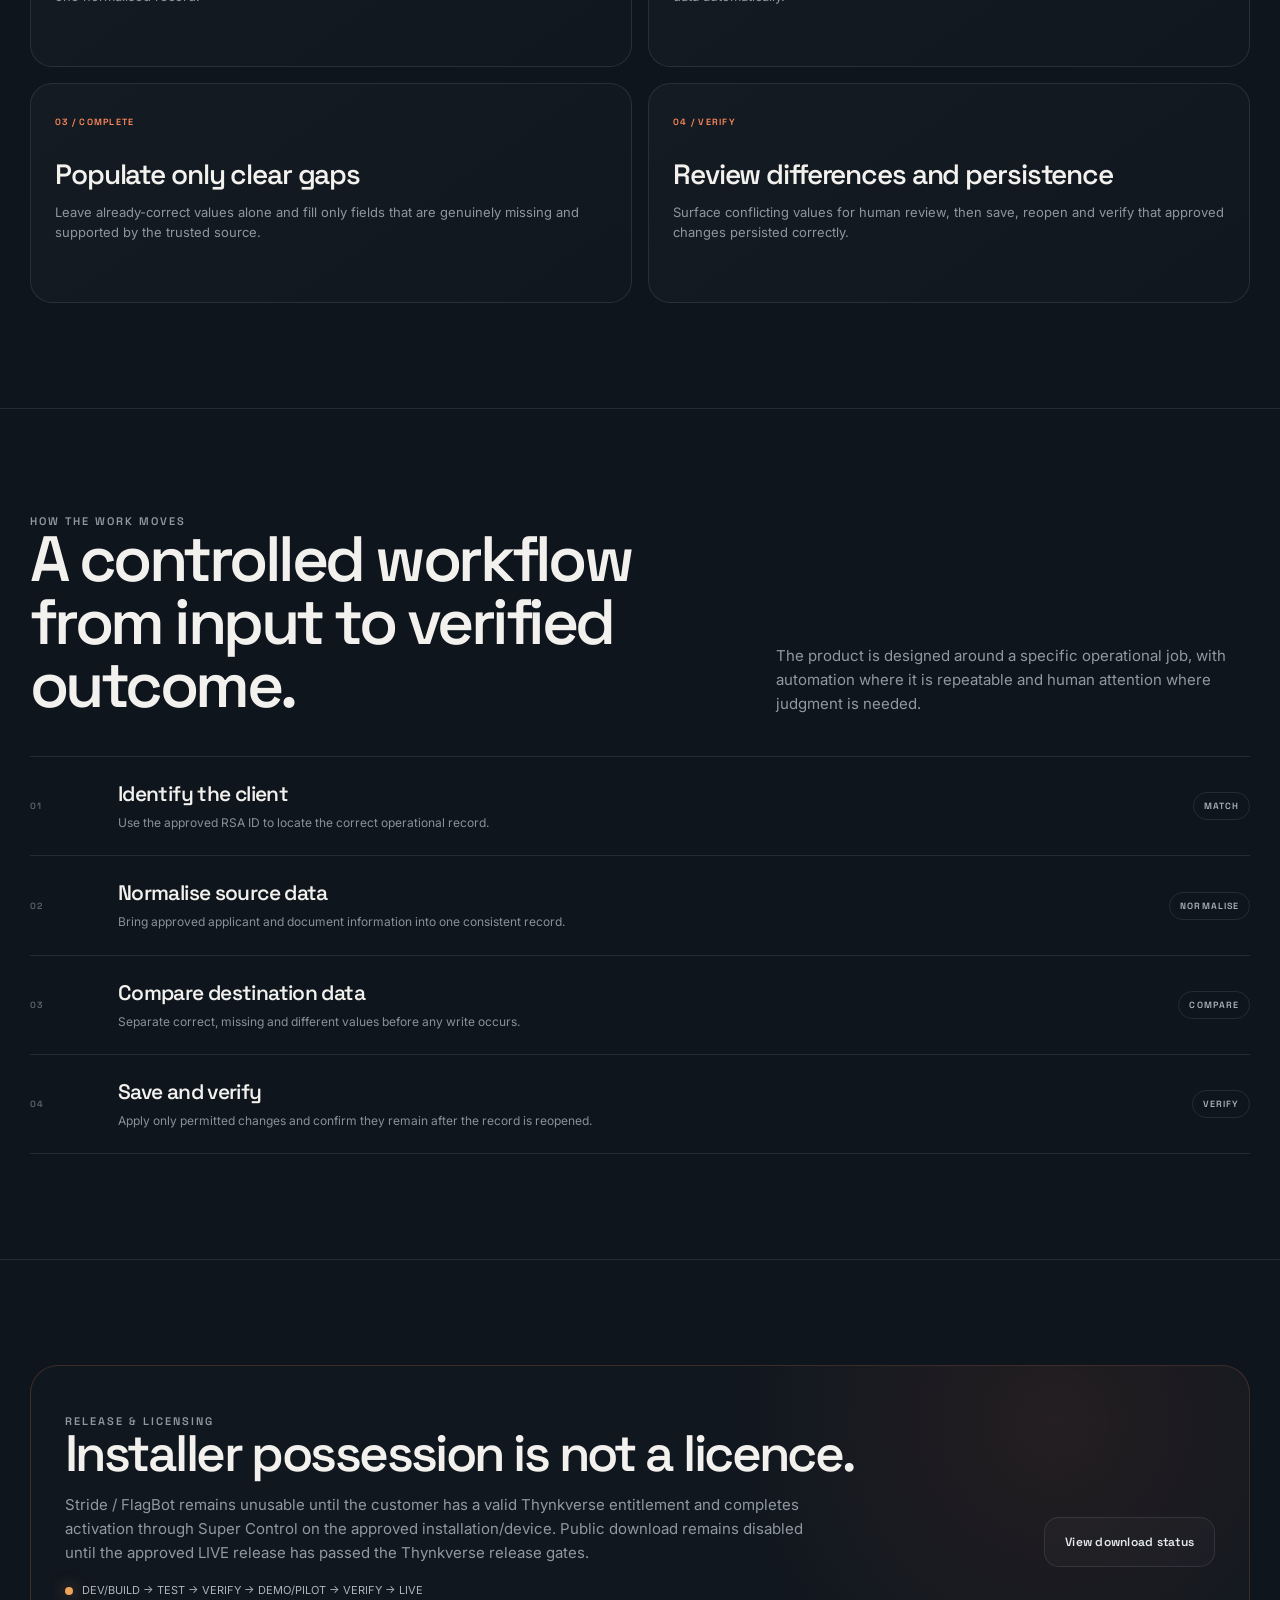
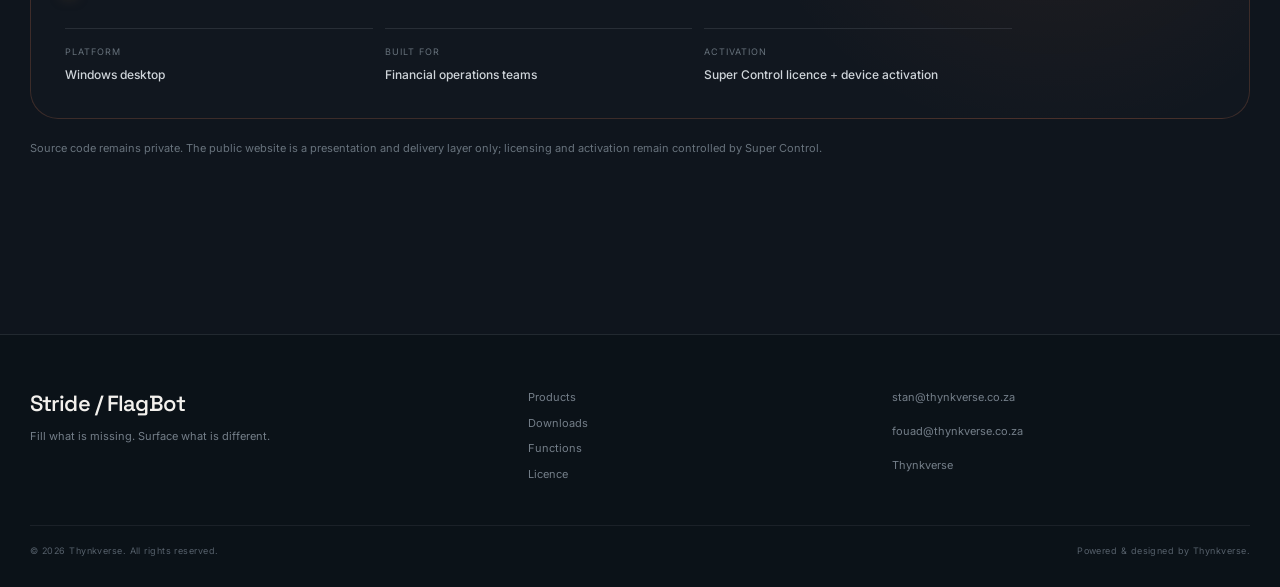
<file: stride.html>
<!doctype html>
<html lang="en">
<head>
  <meta charset="utf-8">
  <meta name="viewport" content="width=device-width,initial-scale=1">
  <title>Stride / FlagBot | Thynkverse Products</title>
  <meta name="description" content="The goal is not blind automation. Correct data stays untouched, missing trusted data can be completed, and differences are surfaced for review.">
  <meta name="theme-color" content="#0f151d">
  <link rel="icon" type="image/png" sizes="192x192" href="/favicon.png">
  <link rel="icon" href="/favicon.ico">
  <link rel="stylesheet" href="styles.css">
  <link rel="stylesheet" href="worlds.css">
</head>
<body class="world-page">
<div class="page-shell">
  <header class="site-header">
    <nav class="nav">
      <a class="brand" href="index.html" aria-label="Products by Thynkverse"><span class="brand-mark" aria-hidden="true"></span><span>THYNK<em>VERSE</em> <small>Products</small></span></a>
      <button class="menu-button" aria-label="Open menu" aria-expanded="false">☰</button>
      <div class="nav-links">
        <a href="index.html">Products</a>
        <a href="downloads.html">Downloads</a>
        <a href="#functions">Functions</a>
        <a href="#licensing">Licence</a>
        <a href="https://www.thynkverse.co.za/">Main website</a>
        <a class="nav-cta" href="mailto:stan@thynkverse.co.za?subject=Stride%20support">Support</a>
      </div>
    </nav>
  </header>

  <main>
    <section class="world-hero">
      <div class="container world-hero-grid">
        <div class="reveal">
          <p class="world-tag">WORLD 03 / CONTROLLED DATA RECONCILIATION</p>
          <h1>Stride / FlagBot</h1>
          <p class="world-tagline">Fill what is missing. Surface what is different.</p>
          <p class="world-lead">Stride is a specialised Windows RPA product for controlled operational checking and reconciliation. It builds one normalised client record from trusted information, compares it against the destination system and changes only what is clearly safe to change.</p>
          <div class="status-row">
            <span class="status-chip orange">Windows desktop</span>
            <span class="status-chip">Licence required</span>
            <span class="status-chip">Not Yet Publicly Available</span>
          </div>
          <div class="world-actions">
            <a class="btn btn-primary" href="#functions">Explore functions</a>
            <a class="btn btn-secondary" href="downloads.html">Download status</a>
          </div>
        </div>

        <div class="world-visual reveal" aria-label="Stride / FlagBot workflow visual">
          <div class="world-ring r3"></div><div class="world-ring r2"></div><div class="world-ring r1"></div>
          <div class="world-core">Stride / FlagBot</div>
          <div class="world-node n1"><strong>Source</strong>Approved data</div><div class="world-node n2"><strong>Compare</strong>Normalised record</div><div class="world-node n3"><strong>Action</strong>Missing only</div><div class="world-node n4"><strong>Review</strong>Differences</div>
        </div>
      </div>
    </section>

    <section class="world-section" id="functions">
      <div class="container">
        <div class="world-section-head reveal">
          <div><p class="eyebrow">What it does</p><h2>The goal is not blind automation. Correct data stays untouched, missing trusted data can be completed, and differences are surfaced for review.</h2></div>
          <p>Each function below describes the customer-facing operational capability without exposing proprietary implementation detail or internal automation logic.</p>
        </div>
        <div class="function-grid"><article class="function-card reveal"><span class="no">01 / GATHER</span><h3>Build one trusted record</h3><p>Start from the approved ID and gather the relevant client information and documents into one normalised record.</p></article><article class="function-card reveal"><span class="no">02 / COMPARE</span><h3>Check before changing</h3><p>Compare the trusted record with the existing Finwise record rather than overwriting data automatically.</p></article><article class="function-card reveal"><span class="no">03 / COMPLETE</span><h3>Populate only clear gaps</h3><p>Leave already-correct values alone and fill only fields that are genuinely missing and supported by the trusted source.</p></article><article class="function-card reveal"><span class="no">04 / VERIFY</span><h3>Review differences and persistence</h3><p>Surface conflicting values for human review, then save, reopen and verify that approved changes persisted correctly.</p></article></div>
      </div>
    </section>

    <section class="world-section">
      <div class="container">
        <div class="world-section-head reveal">
          <div><p class="eyebrow">How the work moves</p><h2>A controlled workflow from input to verified outcome.</h2></div>
          <p>The product is designed around a specific operational job, with automation where it is repeatable and human attention where judgment is needed.</p>
        </div>
        <div class="world-flow reveal"><div class="world-flow-step"><span class="num">01</span><div><h3>Identify the client</h3><p>Use the approved RSA ID to locate the correct operational record.</p></div><span class="state">MATCH</span></div><div class="world-flow-step"><span class="num">02</span><div><h3>Normalise source data</h3><p>Bring approved applicant and document information into one consistent record.</p></div><span class="state">NORMALISE</span></div><div class="world-flow-step"><span class="num">03</span><div><h3>Compare destination data</h3><p>Separate correct, missing and different values before any write occurs.</p></div><span class="state">COMPARE</span></div><div class="world-flow-step"><span class="num">04</span><div><h3>Save and verify</h3><p>Apply only permitted changes and confirm they remain after the record is reopened.</p></div><span class="state">VERIFY</span></div></div>
      </div>
    </section>

    <section class="world-section" id="licensing">
      <div class="container">
        <div class="world-lock reveal">
          <div>
            <p class="eyebrow">Release & licensing</p>
            <h2>Installer possession is not a licence.</h2>
            <p>Stride / FlagBot remains unusable until the customer has a valid Thynkverse entitlement and completes activation through Super Control on the approved installation/device. Public download remains disabled until the approved LIVE release has passed the Thynkverse release gates.</p>
            <div class="license-line"><i></i><span>DEV/BUILD → TEST → VERIFY → DEMO/PILOT → VERIFY → LIVE</span></div>
            <div class="world-meta">
              <div><span>Platform</span><strong>Windows desktop</strong></div>
              <div><span>Built for</span><strong>Financial operations teams</strong></div>
              <div><span>Activation</span><strong>Super Control licence + device activation</strong></div>
            </div>
          </div>
          <a class="btn btn-secondary" href="downloads.html">View download status</a>
        </div>
        <p class="world-note reveal">Source code remains private. The public website is a presentation and delivery layer only; licensing and activation remain controlled by Super Control.</p>
      </div>
    </section>
  </main>

  <footer>
    <div class="container">
      <div class="footer-grid">
        <div><h3>Stride / FlagBot</h3><p>Fill what is missing. Surface what is different.</p></div>
        <div class="footer-links"><a href="index.html">Products</a><a href="downloads.html">Downloads</a><a href="#functions">Functions</a><a href="#licensing">Licence</a></div>
        <div class="footer-links"><a href="mailto:stan@thynkverse.co.za">stan@thynkverse.co.za</a><a href="mailto:fouad@thynkverse.co.za">fouad@thynkverse.co.za</a><a href="https://www.thynkverse.co.za/">Thynkverse</a></div>
      </div>
      <div class="footer-bottom"><span>© 2026 Thynkverse. All rights reserved.</span><span>Powered & designed by Thynkverse.</span></div>
    </div>
  </footer>
</div>
<script src="app.js"></script>
</body>
</html>
</file>
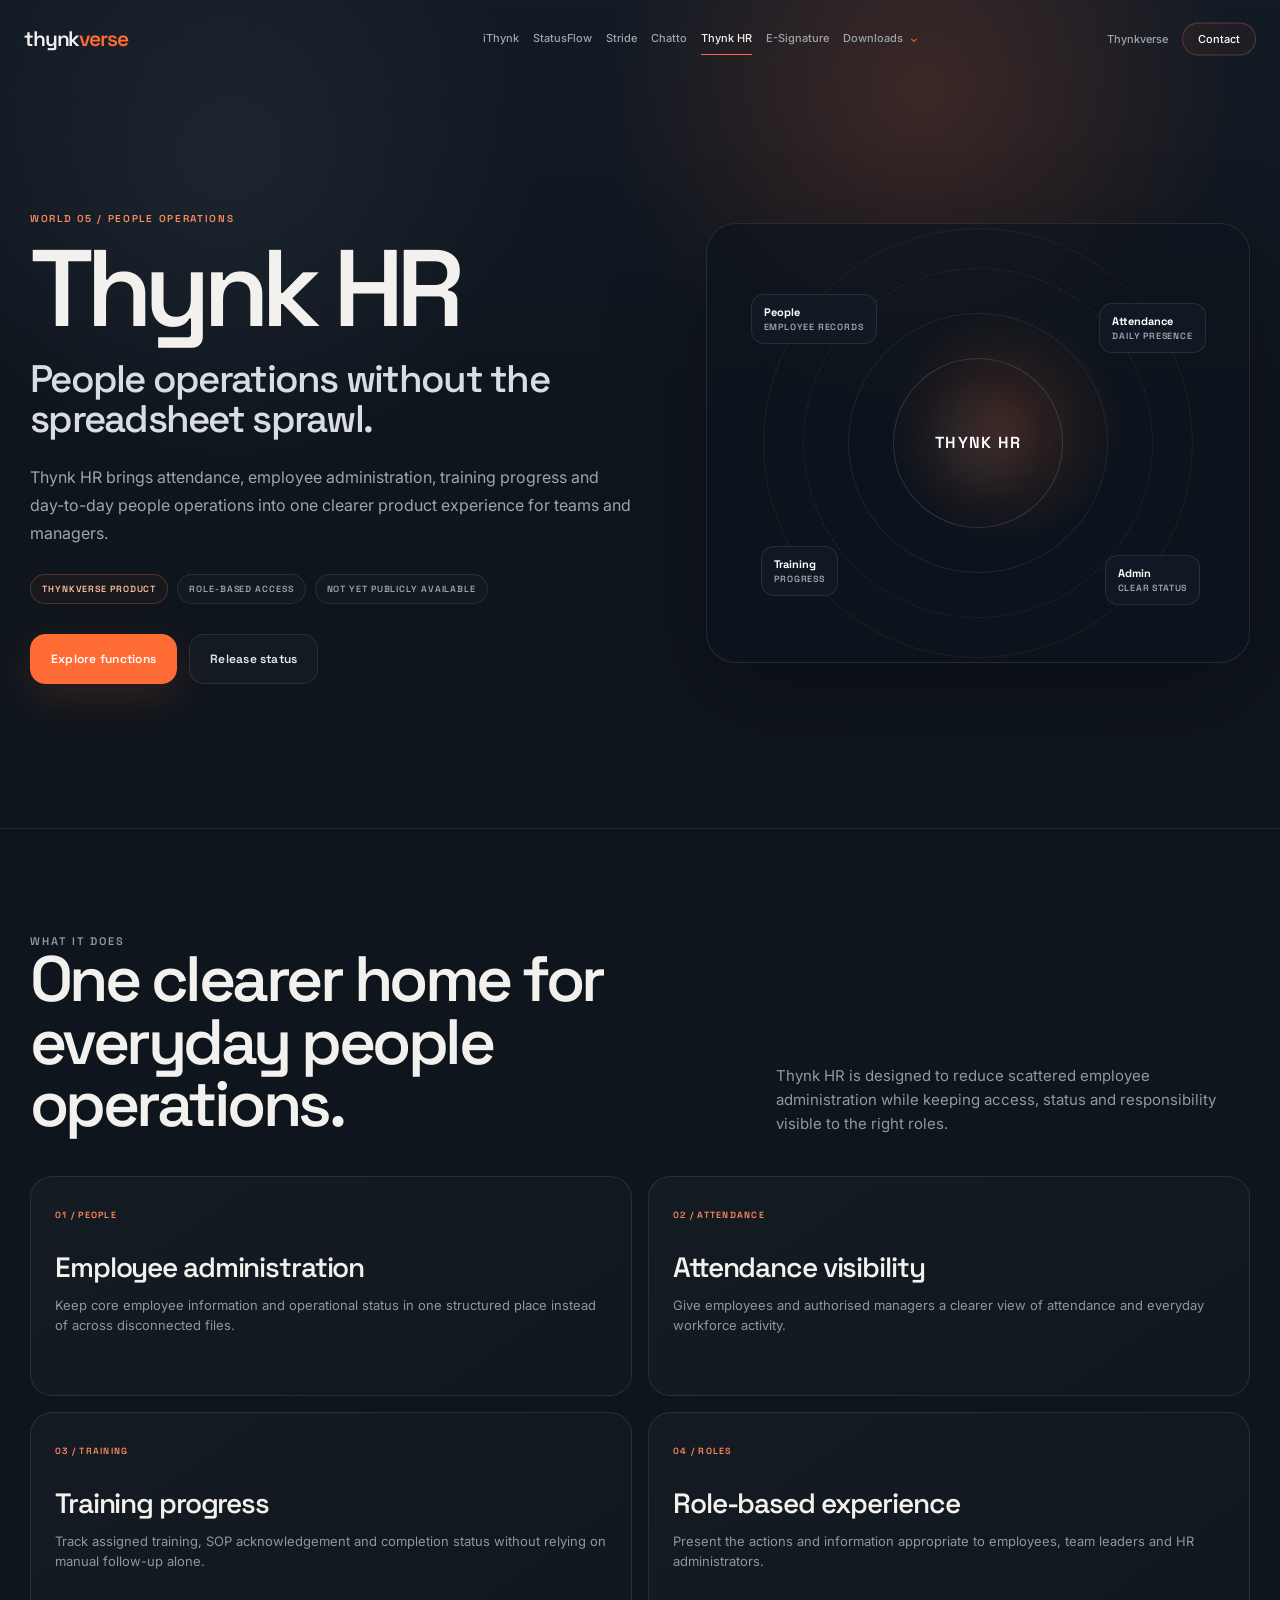
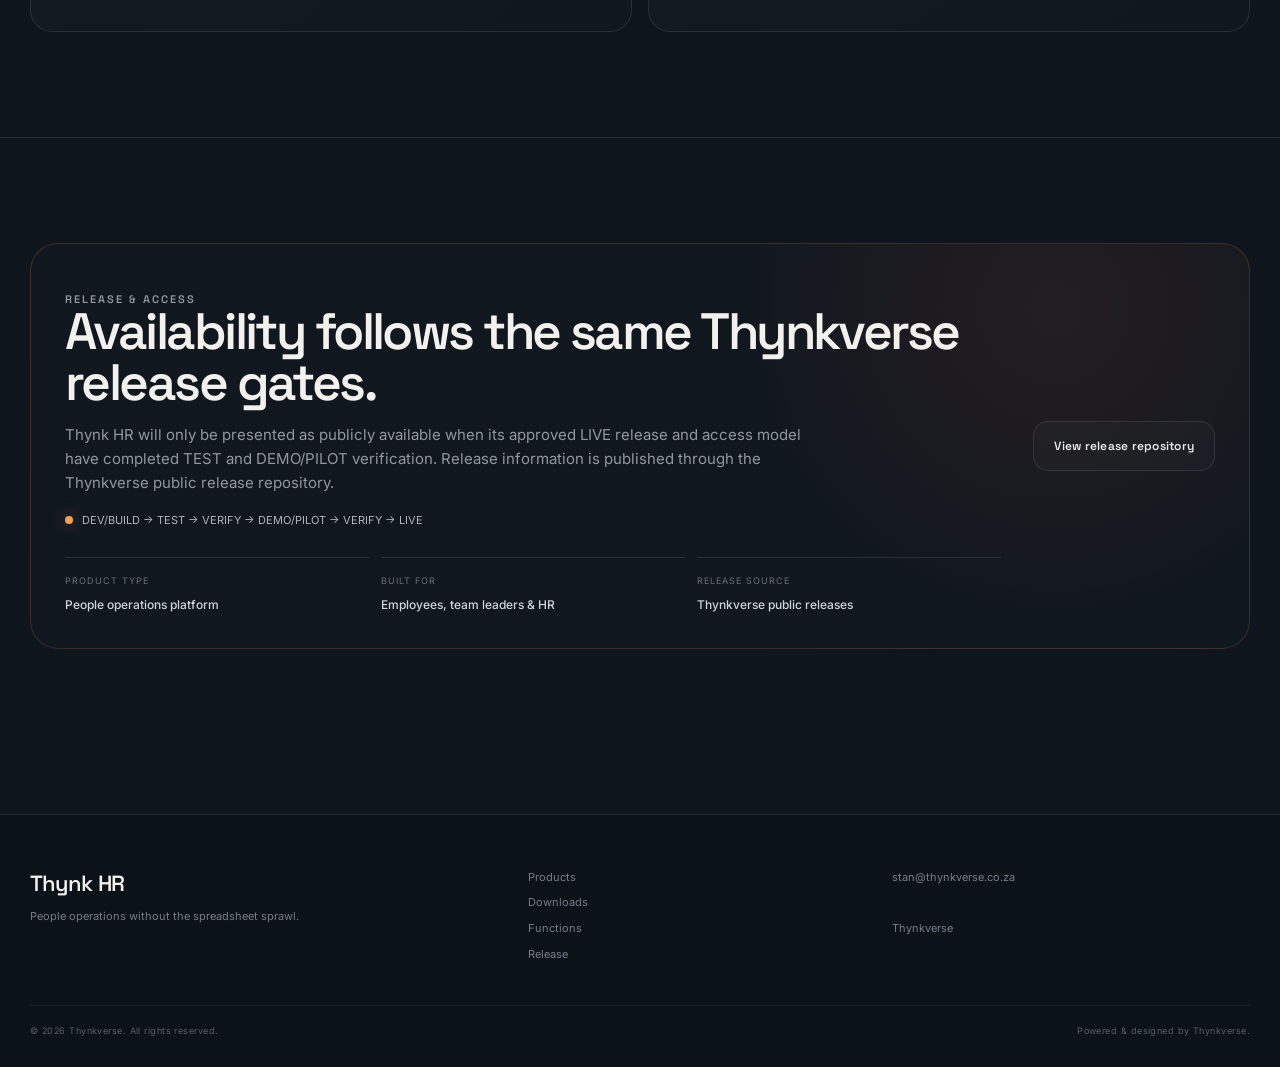
<file: thynkhr.html>
<!doctype html>
<html lang="en">
<head>
  <meta charset="utf-8">
  <meta name="viewport" content="width=device-width,initial-scale=1">
  <title>Thynk HR | Thynkverse Products</title>
  <meta name="description" content="Thynk HR connects attendance, people operations, training and HR administration in one employee-focused product experience.">
  <meta name="theme-color" content="#0f151d">
  <link rel="stylesheet" href="styles.css">
  <link rel="stylesheet" href="worlds.css">
  <link rel="stylesheet" href="product-nav.css">
</head>
<body class="world-page">
<div class="page-shell">
  <header class="site-header">
    <nav class="nav product-first-nav">
      <a class="brand kit-wordmark" href="index.html" aria-label="Thynkverse Products home">
        <span class="kit-name">thynk<b>verse</b></span><small>Products</small>
      </a>
      <button class="menu-button" aria-label="Open menu" aria-expanded="false">☰</button>
      <div class="nav-links">
        <div class="product-menu-center">
          <a href="ithynk.html">iThynk</a>
          <a href="statusflow.html">StatusFlow</a>
          <a href="stride.html">Stride</a>
          <a href="chatto.html">Chatto</a>
          <a href="thynkhr.html" aria-current="page">Thynk HR</a>
          <a href="https://sign.thynkverse.co.za/" target="_blank" rel="noopener">E-Signature</a>
          <details class="download-menu">
            <summary>Downloads <span class="chev">⌄</span></summary>
            <div class="download-dropdown">
              <a href="https://github.com/stanbanilao/downloads#ithynk" target="_blank" rel="noopener"><span><strong>iThynk</strong><small>Windows release</small></span><span class="download-state">LIVE only</span></a>
              <a href="https://github.com/stanbanilao/downloads#statusflow" target="_blank" rel="noopener"><span><strong>StatusFlow</strong><small>Windows release</small></span><span class="download-state">LIVE only</span></a>
              <a href="https://github.com/stanbanilao/downloads#stride" target="_blank" rel="noopener"><span><strong>Stride</strong><small>Windows release</small></span><span class="download-state">LIVE only</span></a>
              <a href="https://github.com/stanbanilao/downloads#chatto" target="_blank" rel="noopener"><span><strong>Chatto</strong><small>Windows release</small></span><span class="download-state">LIVE only</span></a>
              <a href="https://github.com/stanbanilao/downloads#thynk-hr" target="_blank" rel="noopener"><span><strong>Thynk HR</strong><small>Product release</small></span><span class="download-state">LIVE only</span></a>
              <a href="https://github.com/stanbanilao/downloads#e-signature" target="_blank" rel="noopener"><span><strong>E-Signature</strong><small>Product release</small></span><span class="download-state">LIVE only</span></a>
              <div class="download-repo"><a href="https://github.com/stanbanilao/downloads" target="_blank" rel="noopener"><span>Public release repository</span><span>GitHub ↗</span></a></div>
            </div>
          </details>
        </div>
        <div class="product-nav-actions">
          <a href="https://www.thynkverse.co.za/">Thynkverse</a>
          <a class="nav-cta" href="mailto:stan@thynkverse.co.za">Contact</a>
        </div>
      </div>
    </nav>
  </header>

  <main>
    <section class="world-hero">
      <div class="container world-hero-grid">
        <div class="reveal">
          <p class="world-tag">WORLD 05 / PEOPLE OPERATIONS</p>
          <h1>Thynk HR</h1>
          <p class="world-tagline">People operations without the spreadsheet sprawl.</p>
          <p class="world-lead">Thynk HR brings attendance, employee administration, training progress and day-to-day people operations into one clearer product experience for teams and managers.</p>
          <div class="status-row">
            <span class="status-chip orange">Thynkverse product</span>
            <span class="status-chip">Role-based access</span>
            <span class="status-chip">Not Yet Publicly Available</span>
          </div>
          <div class="world-actions">
            <a class="btn btn-primary" href="#functions">Explore functions</a>
            <a class="btn btn-secondary" href="https://github.com/stanbanilao/downloads#thynk-hr" target="_blank" rel="noopener">Release status</a>
          </div>
        </div>
        <div class="world-visual reveal" aria-label="Thynk HR workflow visual">
          <div class="world-ring r3"></div><div class="world-ring r2"></div><div class="world-ring r1"></div>
          <div class="world-core">Thynk HR</div>
          <div class="world-node n1"><strong>People</strong>Employee records</div>
          <div class="world-node n2"><strong>Attendance</strong>Daily presence</div>
          <div class="world-node n3"><strong>Training</strong>Progress</div>
          <div class="world-node n4"><strong>Admin</strong>Clear status</div>
        </div>
      </div>
    </section>

    <section class="world-section" id="functions">
      <div class="container">
        <div class="world-section-head reveal">
          <div><p class="eyebrow">What it does</p><h2>One clearer home for everyday people operations.</h2></div>
          <p>Thynk HR is designed to reduce scattered employee administration while keeping access, status and responsibility visible to the right roles.</p>
        </div>
        <div class="function-grid">
          <article class="function-card reveal"><span class="no">01 / PEOPLE</span><h3>Employee administration</h3><p>Keep core employee information and operational status in one structured place instead of across disconnected files.</p></article>
          <article class="function-card reveal"><span class="no">02 / ATTENDANCE</span><h3>Attendance visibility</h3><p>Give employees and authorised managers a clearer view of attendance and everyday workforce activity.</p></article>
          <article class="function-card reveal"><span class="no">03 / TRAINING</span><h3>Training progress</h3><p>Track assigned training, SOP acknowledgement and completion status without relying on manual follow-up alone.</p></article>
          <article class="function-card reveal"><span class="no">04 / ROLES</span><h3>Role-based experience</h3><p>Present the actions and information appropriate to employees, team leaders and HR administrators.</p></article>
        </div>
      </div>
    </section>

    <section class="world-section" id="licensing">
      <div class="container">
        <div class="world-lock reveal">
          <div>
            <p class="eyebrow">Release & access</p>
            <h2>Availability follows the same Thynkverse release gates.</h2>
            <p>Thynk HR will only be presented as publicly available when its approved LIVE release and access model have completed TEST and DEMO/PILOT verification. Release information is published through the Thynkverse public release repository.</p>
            <div class="license-line"><i></i><span>DEV/BUILD → TEST → VERIFY → DEMO/PILOT → VERIFY → LIVE</span></div>
            <div class="world-meta">
              <div><span>Product type</span><strong>People operations platform</strong></div>
              <div><span>Built for</span><strong>Employees, team leaders & HR</strong></div>
              <div><span>Release source</span><strong>Thynkverse public releases</strong></div>
            </div>
          </div>
          <a class="btn btn-secondary" href="https://github.com/stanbanilao/downloads#thynk-hr" target="_blank" rel="noopener">View release repository</a>
        </div>
      </div>
    </section>
  </main>

  <footer>
    <div class="container">
      <div class="footer-grid">
        <div><h3>Thynk HR</h3><p>People operations without the spreadsheet sprawl.</p></div>
        <div class="footer-links"><a href="index.html">Products</a><a href="downloads.html">Downloads</a><a href="#functions">Functions</a><a href="#licensing">Release</a></div>
        <div class="footer-links"><a href="mailto:stan@thynkverse.co.za">stan@thynkverse.co.za</a><a href="https://www.thynkverse.co.za/">Thynkverse</a></div>
      </div>
      <div class="footer-bottom"><span>© 2026 Thynkverse. All rights reserved.</span><span>Powered & designed by Thynkverse.</span></div>
    </div>
  </footer>
</div>
<script src="app.js"></script>
</body>
</html>
</file>
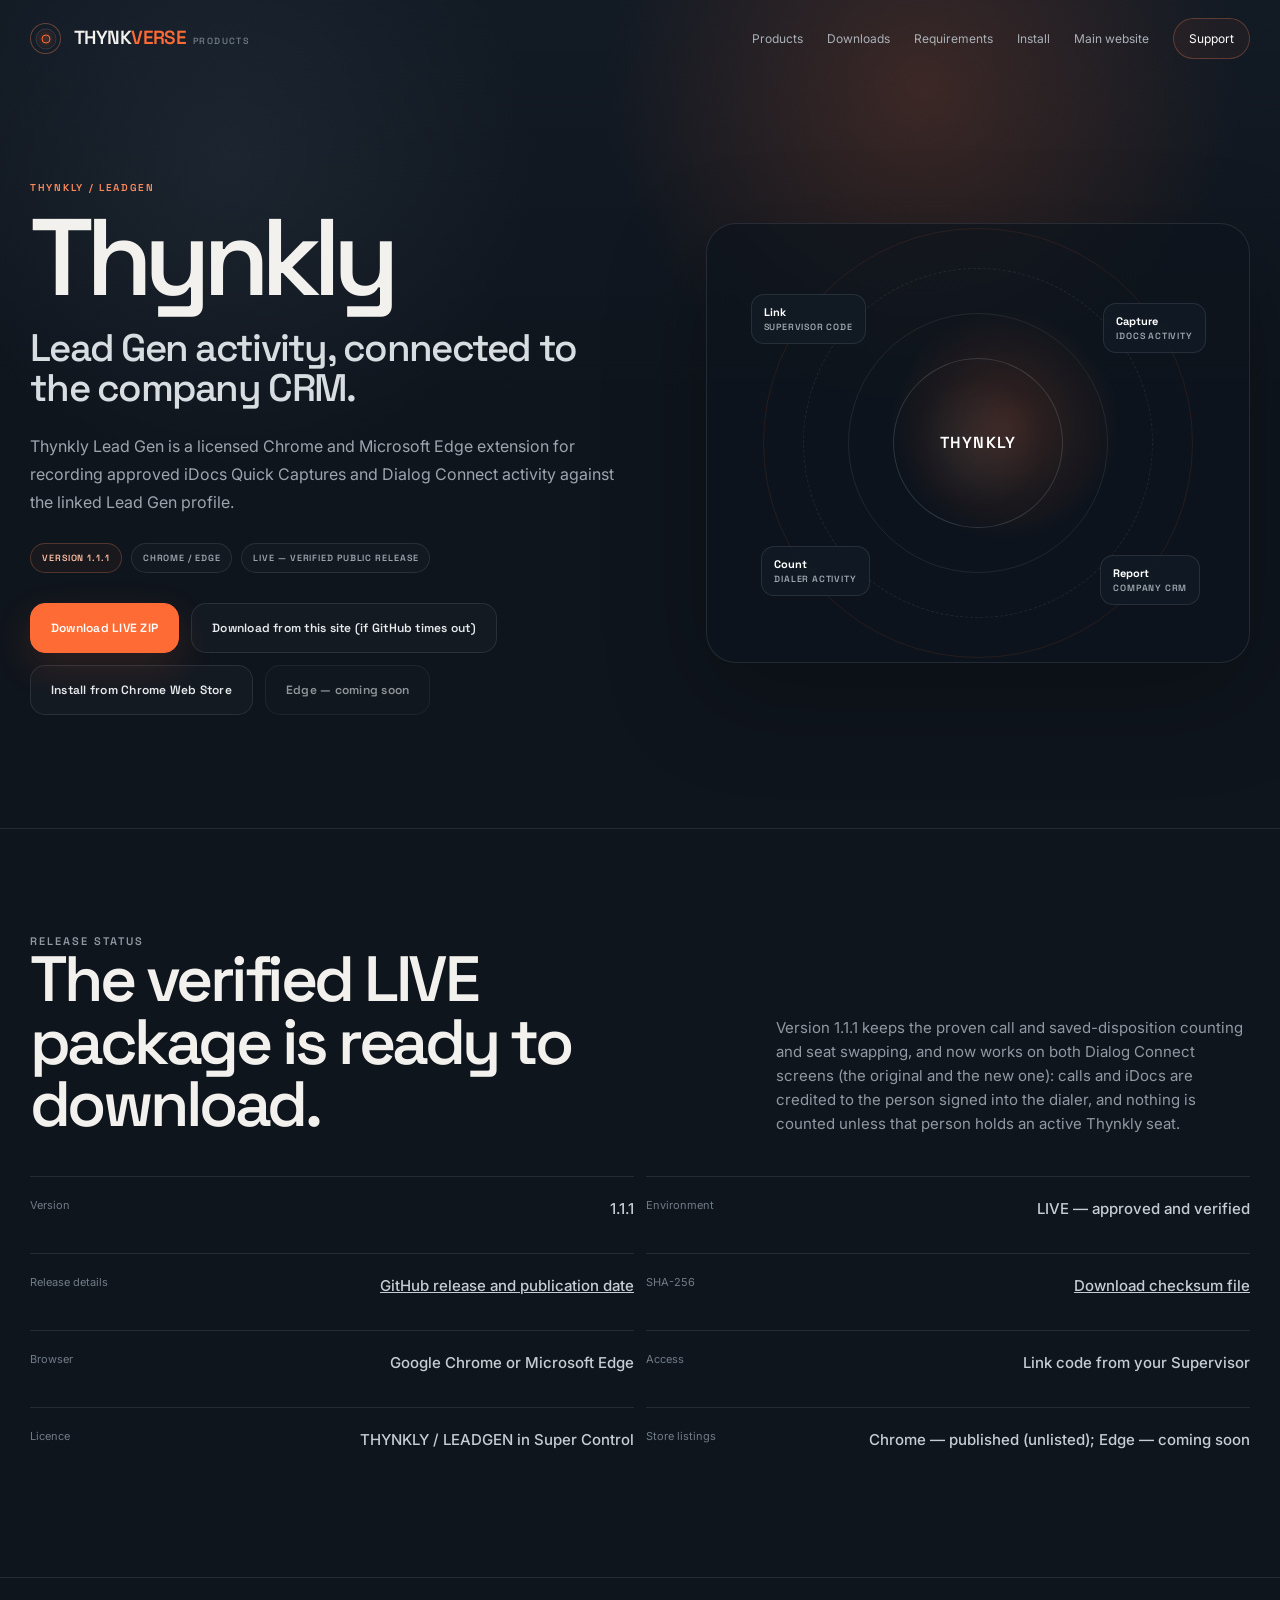
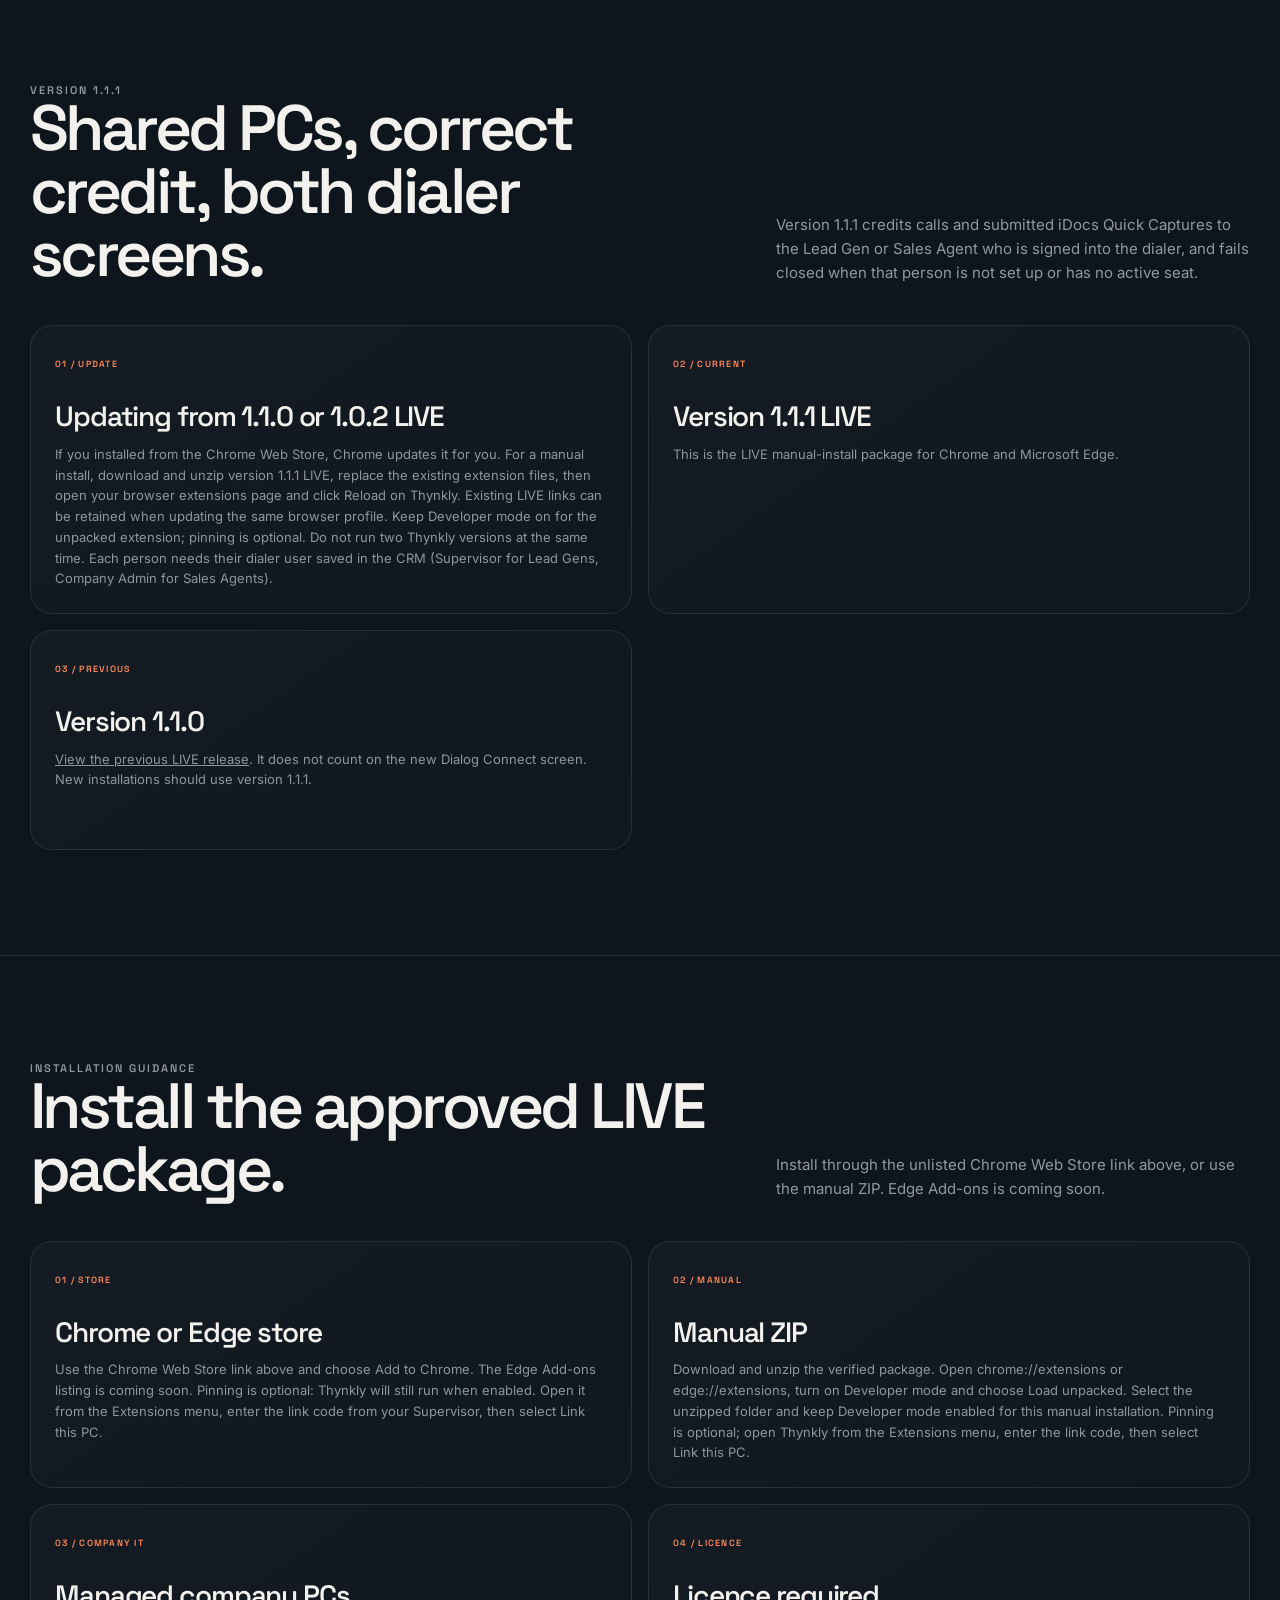
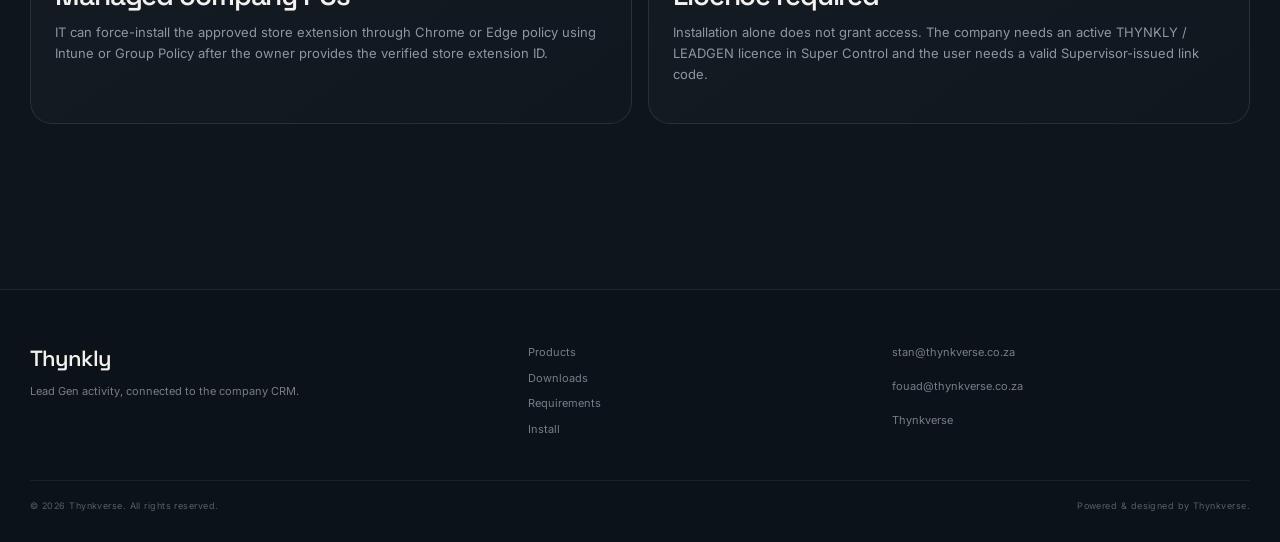
<file: thynkly.html>
<!doctype html>
<html lang="en">
<head>
  <meta charset="utf-8">
  <meta name="viewport" content="width=device-width,initial-scale=1">
  <title>Thynkly Lead Gen | Thynkverse Products</title>
  <meta name="description" content="Release status, requirements and installation guidance for the Thynkly Lead Gen browser extension.">
  <meta name="theme-color" content="#0f151d">
  <link rel="icon" type="image/png" sizes="192x192" href="/favicon.png">
  <link rel="icon" href="/favicon.ico">
  <link rel="stylesheet" href="styles.css">
  <link rel="stylesheet" href="worlds.css">
</head>
<body class="world-page">
<div class="page-shell">
  <header class="site-header">
    <nav class="nav">
      <a class="brand" href="index.html" aria-label="Products by Thynkverse"><span class="brand-mark" aria-hidden="true"></span><span>THYNK<em>VERSE</em> <small>Products</small></span></a>
      <button class="menu-button" aria-label="Open menu" aria-expanded="false">☰</button>
      <div class="nav-links">
        <a href="index.html">Products</a>
        <a href="downloads.html">Downloads</a>
        <a href="#requirements">Requirements</a>
        <a href="#install">Install</a>
        <a href="https://www.thynkverse.co.za/">Main website</a>
        <a class="nav-cta" href="mailto:stan@thynkverse.co.za?subject=Thynkly%20Lead%20Gen%20support">Support</a>
      </div>
    </nav>
  </header>

  <main>
    <section class="world-hero">
      <div class="container world-hero-grid">
        <div class="reveal">
          <p class="world-tag">THYNKLY / LEADGEN</p>
          <h1>Thynkly</h1>
          <p class="world-tagline">Lead Gen activity, connected to the company CRM.</p>
          <p class="world-lead">Thynkly Lead Gen is a licensed Chrome and Microsoft Edge extension for recording approved iDocs Quick Captures and Dialog Connect activity against the linked Lead Gen profile.</p>
          <div class="status-row">
            <span class="status-chip orange">Version 1.1.1</span>
            <span class="status-chip">Chrome / Edge</span>
            <span class="status-chip">LIVE — verified public release</span>
          </div>
          <!-- Release gate: owner merge only AFTER v1.1.1 TEST and DEMO verification, public release asset and checksum are published and checked. -->
          <div class="world-actions">
            <a class="btn btn-primary" href="https://github.com/stanbanilao/thynkverseproducts/releases/download/thynkly-leadgen-v1.1.1-live/thynkly-leadgen-1.1.1-LIVE.zip">Download LIVE ZIP</a>
            <a class="btn btn-secondary" href="thynkly-leadgen-1.1.1-LIVE.zip" download>Download from this site (if GitHub times out)</a>
            <a class="btn btn-secondary" href="https://chromewebstore.google.com/detail/njbibncekdlbckcphehaepegplncikhe" target="_blank" rel="noopener noreferrer">Install from Chrome Web Store</a>
            <a class="btn btn-secondary btn-disabled" href="#" data-download-pending aria-disabled="true">Edge — coming soon</a>
          </div>
        </div>

        <div class="world-visual reveal" aria-label="Thynkly Lead Gen activity flow">
          <div class="world-ring r3"></div><div class="world-ring r2"></div><div class="world-ring r1"></div>
          <div class="world-core">Thynkly</div>
          <div class="world-node n1"><strong>Link</strong>Supervisor code</div><div class="world-node n2"><strong>Capture</strong>iDocs activity</div><div class="world-node n3"><strong>Count</strong>Dialer activity</div><div class="world-node n4"><strong>Report</strong>Company CRM</div>
        </div>
      </div>
    </section>

    <section class="world-section" id="requirements">
      <div class="container">
        <div class="world-section-head reveal">
          <div><p class="eyebrow">Release status</p><h2>The verified LIVE package is ready to download.</h2></div>
          <p>Version 1.1.1 keeps the proven call and saved-disposition counting and seat swapping, and now works on both Dialog Connect screens (the original and the new one): calls and iDocs are credited to the person signed into the dialer, and nothing is counted unless that person holds an active Thynkly seat.</p>
        </div>
        <div class="requirements reveal">
          <div class="requirement"><span>Version</span><strong>1.1.1</strong></div>
          <div class="requirement"><span>Environment</span><strong>LIVE — approved and verified</strong></div>
          <div class="requirement"><span>Release details</span><strong><a href="https://github.com/stanbanilao/thynkverseproducts/releases/tag/thynkly-leadgen-v1.1.1-live">GitHub release and publication date</a></strong></div>
          <div class="requirement"><span>SHA-256</span><strong><a href="https://github.com/stanbanilao/thynkverseproducts/releases/download/thynkly-leadgen-v1.1.1-live/thynkly-leadgen-1.1.1-LIVE.zip.sha256">Download checksum file</a></strong></div>
          <div class="requirement"><span>Browser</span><strong>Google Chrome or Microsoft Edge</strong></div>
          <div class="requirement"><span>Access</span><strong>Link code from your Supervisor</strong></div>
          <div class="requirement"><span>Licence</span><strong>THYNKLY / LEADGEN in Super Control</strong></div>
          <div class="requirement"><span>Store listings</span><strong>Chrome — published (unlisted); Edge — coming soon</strong></div>
        </div>
      </div>
    </section>

    <section class="world-section" id="release-notes">
      <div class="container">
        <div class="world-section-head reveal">
          <div><p class="eyebrow">Version 1.1.1</p><h2>Shared PCs, correct credit, both dialer screens.</h2></div>
          <p>Version 1.1.1 credits calls and submitted iDocs Quick Captures to the Lead Gen or Sales Agent who is signed into the dialer, and fails closed when that person is not set up or has no active seat.</p>
        </div>
        <div class="function-grid">
          <article class="function-card reveal"><span class="no">01 / UPDATE</span><h3>Updating from 1.1.0 or 1.0.2 LIVE</h3><p>If you installed from the Chrome Web Store, Chrome updates it for you. For a manual install, download and unzip version 1.1.1 LIVE, replace the existing extension files, then open your browser extensions page and click Reload on Thynkly. Existing LIVE links can be retained when updating the same browser profile. Keep Developer mode on for the unpacked extension; pinning is optional. Do not run two Thynkly versions at the same time. Each person needs their dialer user saved in the CRM (Supervisor for Lead Gens, Company Admin for Sales Agents).</p></article>
          <article class="function-card reveal"><span class="no">02 / CURRENT</span><h3>Version 1.1.1 LIVE</h3><p>This is the LIVE manual-install package for Chrome and Microsoft Edge.</p></article>
          <article class="function-card reveal"><span class="no">03 / PREVIOUS</span><h3>Version 1.1.0</h3><p><a href="https://github.com/stanbanilao/thynkverseproducts/releases/tag/thynkly-leadgen-v1.1.0-live">View the previous LIVE release</a>. It does not count on the new Dialog Connect screen. New installations should use version 1.1.1.</p></article>
        </div>
      </div>
    </section>

    <section class="world-section" id="install">
      <div class="container">
        <div class="world-section-head reveal">
          <div><p class="eyebrow">Installation guidance</p><h2>Install the approved LIVE package.</h2></div>
          <p>Install through the unlisted Chrome Web Store link above, or use the manual ZIP. Edge Add-ons is coming soon.</p>
        </div>
        <div class="function-grid">
          <article class="function-card reveal"><span class="no">01 / STORE</span><h3>Chrome or Edge store</h3><p>Use the Chrome Web Store link above and choose Add to Chrome. The Edge Add-ons listing is coming soon. Pinning is optional: Thynkly will still run when enabled. Open it from the Extensions menu, enter the link code from your Supervisor, then select Link this PC.</p></article>
          <article class="function-card reveal"><span class="no">02 / MANUAL</span><h3>Manual ZIP</h3><p>Download and unzip the verified package. Open chrome://extensions or edge://extensions, turn on Developer mode and choose Load unpacked. Select the unzipped folder and keep Developer mode enabled for this manual installation. Pinning is optional; open Thynkly from the Extensions menu, enter the link code, then select Link this PC.</p></article>
          <article class="function-card reveal"><span class="no">03 / COMPANY IT</span><h3>Managed company PCs</h3><p>IT can force-install the approved store extension through Chrome or Edge policy using Intune or Group Policy after the owner provides the verified store extension ID.</p></article>
          <article class="function-card reveal"><span class="no">04 / LICENCE</span><h3>Licence required</h3><p>Installation alone does not grant access. The company needs an active THYNKLY / LEADGEN licence in Super Control and the user needs a valid Supervisor-issued link code.</p></article>
        </div>
      </div>
    </section>
  </main>

  <footer>
    <div class="container">
      <div class="footer-grid">
        <div><h3>Thynkly</h3><p>Lead Gen activity, connected to the company CRM.</p></div>
        <div class="footer-links"><a href="index.html">Products</a><a href="downloads.html">Downloads</a><a href="#requirements">Requirements</a><a href="#install">Install</a></div>
        <div class="footer-links"><a href="mailto:stan@thynkverse.co.za">stan@thynkverse.co.za</a><a href="mailto:fouad@thynkverse.co.za">fouad@thynkverse.co.za</a><a href="https://www.thynkverse.co.za/">Thynkverse</a></div>
      </div>
      <div class="footer-bottom"><span>© 2026 Thynkverse. All rights reserved.</span><span>Powered & designed by Thynkverse.</span></div>
    </div>
  </footer>
</div>
<script src="app.js"></script>
</body>
</html>
</file>
<file: styles.css>
@import url('https://fonts.googleapis.com/css2?family=Inter:wght@400;500;600&family=Space+Grotesk:wght@500;600&display=swap');

:root{
  --bg:#0f151d;
  --bg-2:#121a24;
  --panel:#151e29;
  --panel-2:#192431;
  --text:#f3f1ed;
  --muted:#a4a9b0;
  --muted-2:#737c86;
  --line:rgba(220,228,238,.11);
  --orange:#ff6b35;
  --orange-2:#ff8a5b;
  --green:#63d9a4;
  --max:1220px;
  --display:'Space Grotesk',system-ui,sans-serif;
  --body:'Inter',system-ui,sans-serif;
  --ease:cubic-bezier(.2,.8,.2,1);
}

*{box-sizing:border-box}
html{scroll-behavior:smooth;background:var(--bg)}
body{margin:0;background:var(--bg);color:var(--text);font-family:var(--body);font-size:15px;line-height:1.6;overflow-x:hidden}
a{color:inherit}
button,a{-webkit-tap-highlight-color:transparent}
img{max-width:100%}
::selection{background:rgba(255,107,53,.35);color:#fff}

.page-shell{min-height:100vh;position:relative;isolation:isolate}
.page-shell::before{content:"";position:fixed;inset:0;z-index:-3;background:radial-gradient(circle at 50% 0%,rgba(139,162,190,.12),transparent 33%),linear-gradient(180deg,#121a23 0%,#0f151d 42%,#0f151d 100%)}
.page-shell::after{content:"";position:fixed;inset:0;z-index:-2;pointer-events:none;opacity:.2;background-image:linear-gradient(rgba(205,218,233,.035) 1px,transparent 1px),linear-gradient(90deg,rgba(205,218,233,.035) 1px,transparent 1px);background-size:84px 84px;mask-image:radial-gradient(circle at 50% 12%,#000 0 18%,transparent 65%);-webkit-mask-image:radial-gradient(circle at 50% 12%,#000 0 18%,transparent 65%)}

.container{width:min(var(--max),calc(100% - 48px));margin-inline:auto}
.eyebrow{margin:0 0 14px;color:var(--orange-2);font:600 11px var(--display);letter-spacing:.18em;text-transform:uppercase}
.muted{color:var(--muted)}

.site-header{position:fixed;z-index:40;left:0;right:0;top:0;height:78px;display:flex;align-items:center;border-bottom:1px solid transparent;transition:background .3s,border-color .3s,backdrop-filter .3s}
.site-header.scrolled{background:rgba(15,21,29,.76);border-color:var(--line);backdrop-filter:blur(20px)}
.nav{width:min(var(--max),calc(100% - 48px));margin:auto;display:flex;align-items:center;justify-content:space-between;gap:22px}
.brand{display:flex;align-items:center;gap:13px;text-decoration:none;font-family:var(--display);font-weight:600;letter-spacing:-.03em;font-size:19px}
.brand-mark{width:31px;height:31px;border:1px solid rgba(255,138,91,.35);border-radius:50%;position:relative;background:radial-gradient(circle at 50% 50%,rgba(255,107,53,.23),transparent 54%)}
.brand-mark::before,.brand-mark::after{content:"";position:absolute;left:50%;top:50%;border:1px solid rgba(220,228,238,.14);border-radius:50%;transform:translate(-50%,-50%)}
.brand-mark::before{width:19px;height:19px}.brand-mark::after{width:7px;height:7px;border-color:var(--orange)}
.brand em{color:var(--orange);font-style:normal}
.brand small{color:#74808b;font:500 9px var(--display);letter-spacing:.16em;text-transform:uppercase;margin-left:2px}
.nav-links{display:flex;align-items:center;gap:24px}
.nav-links>a{color:#aab1b8;text-decoration:none;font-size:12px;transition:color .2s}
.nav-links>a:hover{color:#fff}
.nav-cta{border:1px solid rgba(255,138,91,.28);border-radius:999px;padding:10px 15px!important;color:#fff!important;background:rgba(255,107,53,.055)}
.menu-button{display:none;border:1px solid var(--line);background:rgba(255,255,255,.02);border-radius:12px;width:42px;height:42px;color:#fff;font-size:18px}

.hero{min-height:92vh;display:flex;align-items:center;padding:148px 0 86px;position:relative}
.hero-grid{display:grid;grid-template-columns:minmax(0,1.05fr) minmax(380px,.95fr);gap:64px;align-items:center}
.hero h1{font:560 clamp(58px,7vw,104px)/.94 var(--display);letter-spacing:-.065em;margin:0;max-width:860px}
.hero .gradient{display:block;color:transparent;background:linear-gradient(90deg,#f3f1ed 0%,#f3f1ed 45%,#ff9a70 72%,#ff6b35 100%);-webkit-background-clip:text;background-clip:text}
.hero-copy>p:not(.eyebrow){max-width:665px;margin:28px 0 0;color:#aab1b8;font-size:17px;line-height:1.75}
.hero-actions{display:flex;flex-wrap:wrap;gap:12px;margin-top:34px}
.btn{min-height:50px;padding:0 20px;border-radius:15px;display:inline-flex;align-items:center;justify-content:center;gap:10px;text-decoration:none;font:600 12px var(--display);letter-spacing:.02em;border:1px solid var(--line);transition:transform .25s var(--ease),background .25s,border-color .25s,box-shadow .25s}
.btn:hover{transform:translateY(-3px)}
.btn-primary{background:var(--orange);border-color:var(--orange);color:#fff;box-shadow:0 14px 38px rgba(255,107,53,.14)}
.btn-primary:hover{background:#ff7644;box-shadow:0 20px 52px rgba(255,107,53,.2)}
.btn-secondary{background:rgba(255,255,255,.025);color:#e7ebee}
.btn-disabled{opacity:.64;cursor:not-allowed}.btn-disabled:hover{transform:none}

.product-orbit{height:500px;position:relative;display:grid;place-items:center}
.orbit-core{width:230px;height:230px;border-radius:50%;position:relative;border:1px solid rgba(218,228,238,.14);background:radial-gradient(circle at 42% 36%,rgba(255,255,255,.06),transparent 18%),radial-gradient(circle,rgba(255,107,53,.12) 0 19%,transparent 19.6% 37%,rgba(166,186,208,.08) 37.5% 38%,transparent 38.5%);box-shadow:0 0 80px rgba(70,91,115,.08)}
.orbit-core::before,.orbit-core::after{content:"";position:absolute;inset:-58px;border:1px solid rgba(214,225,237,.08);border-radius:50%;animation:spin 22s linear infinite}
.orbit-core::after{inset:-116px;border-style:dashed;border-color:rgba(255,107,53,.14);animation-direction:reverse;animation-duration:30s}
.core-label{position:absolute;inset:0;display:grid;place-items:center;text-align:center;font:600 11px var(--display);letter-spacing:.18em;color:#d7dde3;text-transform:uppercase}
.orbit-node{position:absolute;min-width:118px;padding:11px 14px;border:1px solid var(--line);border-radius:15px;background:rgba(18,26,36,.78);backdrop-filter:blur(12px);box-shadow:0 16px 44px rgba(0,0,0,.18);font:600 10px var(--display);letter-spacing:.08em;text-align:center;color:#b8c0c8;animation:float 6s ease-in-out infinite}
.orbit-node strong{display:block;color:#fff;font-size:12px;margin-bottom:3px;letter-spacing:0}
.orbit-node:nth-child(2){left:1%;top:14%;animation-delay:-1s}.orbit-node:nth-child(3){right:0;top:19%;animation-delay:-2.4s}.orbit-node:nth-child(4){left:4%;bottom:16%;animation-delay:-3.5s}.orbit-node:nth-child(5){right:3%;bottom:11%;animation-delay:-4.7s}
@keyframes spin{to{transform:rotate(360deg)}}
@keyframes float{50%{transform:translateY(-10px)}}

.section{padding:110px 0;position:relative}
.section-line{border-top:1px solid var(--line)}
.section-heading{display:grid;grid-template-columns:1fr .72fr;gap:70px;align-items:end;margin-bottom:44px}
.section-heading h2{font:560 clamp(40px,5vw,70px)/1 var(--display);letter-spacing:-.055em;margin:0;max-width:820px}
.section-heading>p{margin:0;color:var(--muted);max-width:520px}

.product-grid{display:grid;grid-template-columns:repeat(12,1fr);gap:18px}
.product-card{grid-column:span 4;min-height:410px;border:1px solid var(--line);border-radius:26px;padding:28px;position:relative;overflow:hidden;text-decoration:none;background:linear-gradient(145deg,rgba(255,255,255,.038),rgba(255,255,255,.012));transition:transform .42s var(--ease),border-color .32s,box-shadow .32s}
.product-card.featured{grid-column:span 6;min-height:480px;background:radial-gradient(circle at 80% 16%,rgba(255,107,53,.1),transparent 33%),linear-gradient(145deg,rgba(255,255,255,.045),rgba(255,255,255,.012))}
.product-card:hover{transform:translateY(-7px);border-color:rgba(255,138,91,.3);box-shadow:0 28px 72px rgba(0,0,0,.22)}
.product-card::after{content:"";position:absolute;width:35%;height:150%;left:-55%;top:-20%;transform:rotate(15deg);background:linear-gradient(90deg,transparent,rgba(255,138,91,.09),transparent);transition:left .9s var(--ease)}
.product-card:hover::after{left:125%}
.product-top{display:flex;justify-content:space-between;gap:20px;align-items:flex-start;position:relative;z-index:2}
.product-badge{padding:8px 10px;border:1px solid rgba(220,228,238,.1);border-radius:999px;color:#8e98a2;font:600 9px var(--display);letter-spacing:.12em;text-transform:uppercase;background:rgba(7,12,17,.18)}
.product-badge.live{color:#aee7cd;border-color:rgba(99,217,164,.2);background:rgba(99,217,164,.04)}
.product-icon{width:54px;height:54px;border:1px solid rgba(255,138,91,.24);border-radius:17px;display:grid;place-items:center;color:var(--orange);font:600 16px var(--display);background:rgba(255,107,53,.045)}
.product-card h3{font:560 clamp(34px,4vw,54px)/1 var(--display);letter-spacing:-.05em;margin:68px 0 13px;position:relative;z-index:2}
.product-card.featured h3{font-size:clamp(48px,5.4vw,74px)}
.product-card p{margin:0;color:#969fa8;max-width:520px;position:relative;z-index:2}
.product-meta{position:absolute;left:28px;right:28px;bottom:26px;z-index:2;display:flex;align-items:center;justify-content:space-between;gap:15px;border-top:1px solid rgba(220,228,238,.075);padding-top:18px;color:#78838d;font-size:11px}
.product-link{color:#d9dee3;font:600 10px var(--display);letter-spacing:.1em;text-transform:uppercase}
.product-visual{position:absolute;right:-44px;bottom:74px;width:240px;height:170px;opacity:.65;z-index:1;transition:transform .6s var(--ease),opacity .4s}
.product-card:hover .product-visual{transform:translate(-8px,-6px);opacity:.95}
.ui-window{position:absolute;border:1px solid rgba(218,228,239,.11);border-radius:15px;background:rgba(19,28,38,.74);box-shadow:0 18px 46px rgba(0,0,0,.2)}
.ui-window.one{width:82%;height:70%;left:0;bottom:0}.ui-window.two{width:58%;height:53%;right:0;top:0;border-color:rgba(255,107,53,.17)}
.ui-window::before{content:"";position:absolute;left:13px;right:32px;top:14px;height:4px;border-radius:9px;background:rgba(255,255,255,.1);box-shadow:0 11px 0 rgba(255,255,255,.045),0 22px 0 rgba(255,107,53,.08)}

.philosophy{padding:130px 0;text-align:center}
.philosophy h2{font:560 clamp(44px,6vw,82px)/1 var(--display);letter-spacing:-.06em;margin:0 auto;max-width:1050px}
.philosophy h2 span{color:#626b74}
.philosophy p{max-width:690px;margin:28px auto 0;color:#9099a2}

/* iThynk product page */
.product-hero{padding:152px 0 92px;min-height:86vh;display:flex;align-items:center}
.product-hero-grid{display:grid;grid-template-columns:minmax(0,1.02fr) minmax(420px,.98fr);gap:65px;align-items:center}
.product-hero h1{font:560 clamp(68px,9vw,128px)/.88 var(--display);letter-spacing:-.075em;margin:0}
.tagline{font:540 clamp(27px,3vw,43px)/1.05 var(--display);letter-spacing:-.04em;margin:22px 0 0;color:#dadddf}
.product-hero p.lead{color:#9da6af;max-width:670px;margin:25px 0 0;font-size:16px}
.status-row{display:flex;flex-wrap:wrap;gap:9px;margin-top:27px}
.status-chip{border:1px solid var(--line);border-radius:999px;padding:8px 11px;color:#9ca6af;font:600 9px var(--display);letter-spacing:.1em;text-transform:uppercase;background:rgba(255,255,255,.02)}
.status-chip.orange{border-color:rgba(255,138,91,.25);color:#ffc0a5;background:rgba(255,107,53,.045)}

.app-frame{min-height:440px;border:1px solid rgba(220,228,238,.12);border-radius:29px;padding:14px;background:rgba(11,17,24,.66);box-shadow:0 35px 100px rgba(0,0,0,.25);position:relative;overflow:hidden}
.app-frame::before{content:"";position:absolute;inset:-20%;background:radial-gradient(circle at 78% 20%,rgba(255,107,53,.13),transparent 34%);pointer-events:none}
.app-window{height:100%;min-height:410px;border:1px solid rgba(220,228,238,.08);border-radius:20px;background:#121a23;display:grid;grid-template-columns:96px 1fr;overflow:hidden;position:relative}
.app-sidebar{border-right:1px solid rgba(220,228,238,.07);padding:20px 14px;display:flex;flex-direction:column;gap:13px}
.app-logo{width:36px;height:36px;border-radius:12px;background:rgba(255,107,53,.1);border:1px solid rgba(255,138,91,.2);display:grid;place-items:center;color:var(--orange);font:600 12px var(--display);margin-bottom:14px}
.app-dot{height:8px;border-radius:5px;background:rgba(219,228,238,.055)}.app-dot.active{background:rgba(255,107,53,.24)}
.app-content{padding:26px;position:relative}.app-label{color:#707c87;font:600 8px var(--display);letter-spacing:.15em;text-transform:uppercase}.app-title{font:560 24px var(--display);letter-spacing:-.04em;margin:5px 0 20px}
.search-bar{height:46px;border:1px solid rgba(220,228,238,.09);border-radius:13px;padding:0 14px;display:flex;align-items:center;justify-content:space-between;color:#687580;background:rgba(255,255,255,.015)}
.search-action{width:72px;height:28px;border-radius:9px;background:var(--orange);color:#fff;display:grid;place-items:center;font:600 8px var(--display);letter-spacing:.06em}
.data-grid{display:grid;grid-template-columns:1fr 1fr;gap:12px;margin-top:18px}.data-card{min-height:96px;border:1px solid rgba(220,228,238,.075);border-radius:14px;padding:13px;background:rgba(255,255,255,.012)}.data-card span{display:block;color:#6f7b86;font-size:8px;text-transform:uppercase;letter-spacing:.1em}.data-card strong{display:block;margin-top:10px;font:560 17px var(--display);color:#cbd1d7}.data-card.highlight strong{color:#ff9368}
.preview-note{position:absolute;right:20px;bottom:17px;color:#64707b;font-size:8px;letter-spacing:.07em;text-transform:uppercase}

.feature-grid{display:grid;grid-template-columns:repeat(3,1fr);gap:16px}.feature-card{min-height:240px;border:1px solid var(--line);border-radius:22px;padding:24px;background:linear-gradient(145deg,rgba(255,255,255,.028),rgba(255,255,255,.009));position:relative;overflow:hidden}.feature-card span{display:block;color:var(--orange);font:600 9px var(--display);letter-spacing:.14em;text-transform:uppercase}.feature-card h3{font:560 27px/1.05 var(--display);letter-spacing:-.04em;margin:22px 0 13px}.feature-card p{color:#8f99a2;margin:0;font-size:13px}

.split{display:grid;grid-template-columns:.85fr 1.15fr;gap:76px;align-items:start}.split h2{font:560 clamp(42px,5vw,68px)/.98 var(--display);letter-spacing:-.055em;margin:0}.flow-list{display:grid;border-top:1px solid var(--line)}.flow-item{display:grid;grid-template-columns:52px 1fr;gap:18px;padding:24px 0;border-bottom:1px solid var(--line)}.flow-no{font:600 9px var(--display);letter-spacing:.13em;color:#59636d}.flow-item h3{font:560 22px var(--display);margin:0 0 7px;letter-spacing:-.03em}.flow-item p{margin:0;color:#8f99a2;font-size:13px}

.release-card{border:1px solid rgba(255,138,91,.18);border-radius:28px;padding:34px;background:radial-gradient(circle at 85% 10%,rgba(255,107,53,.09),transparent 35%),linear-gradient(145deg,rgba(255,255,255,.032),rgba(255,255,255,.01));display:grid;grid-template-columns:1fr auto;gap:34px;align-items:center}.release-card h2{font:560 clamp(36px,4.5vw,60px)/1 var(--display);letter-spacing:-.05em;margin:0}.release-card p{color:#929ca5;margin:14px 0 0;max-width:720px}.release-status{display:flex;align-items:center;gap:9px;margin-top:17px;color:#aab3bb;font-size:11px}.release-status i{width:8px;height:8px;border-radius:50%;background:#f0a35a;box-shadow:0 0 15px rgba(240,163,90,.5)}
.requirements{display:grid;grid-template-columns:repeat(2,1fr);gap:12px}.requirement{border-top:1px solid var(--line);padding:20px 0;display:flex;justify-content:space-between;gap:20px}.requirement span{color:#6f7b86;font-size:11px}.requirement strong{font-weight:500;color:#c7cdd3;text-align:right}

.support-panel{border:1px solid var(--line);border-radius:28px;padding:38px;display:grid;grid-template-columns:1fr auto;gap:35px;align-items:center;background:rgba(255,255,255,.014)}.support-panel h2{font:560 clamp(34px,4vw,54px)/1 var(--display);letter-spacing:-.05em;margin:0}.support-panel p{color:#8f99a2;max-width:650px;margin:14px 0 0}

.toast{position:fixed;z-index:100;right:24px;bottom:24px;width:min(390px,calc(100% - 32px));padding:17px 18px;border:1px solid rgba(255,138,91,.24);border-radius:17px;background:rgba(17,25,35,.94);backdrop-filter:blur(18px);box-shadow:0 24px 70px rgba(0,0,0,.3);opacity:0;transform:translateY(18px);pointer-events:none;transition:.35s var(--ease)}.toast.show{opacity:1;transform:none}.toast strong{font:600 12px var(--display)}.toast p{margin:5px 0 0;color:#929ca5;font-size:11px}

footer{border-top:1px solid var(--line);padding:54px 0 28px;margin-top:60px;background:rgba(7,11,16,.28)}
.footer-grid{display:grid;grid-template-columns:1fr .7fr .8fr;gap:50px}.footer-grid h3{font:560 22px var(--display);letter-spacing:-.04em;margin:0 0 10px}.footer-grid p,.footer-grid a{font-size:11px;color:#747f89;text-decoration:none}.footer-links{display:grid;gap:8px}.footer-links a:hover{color:#fff}.footer-bottom{margin-top:42px;padding-top:18px;border-top:1px solid rgba(220,228,238,.07);display:flex;justify-content:space-between;gap:20px;color:#56616b;font-size:9px;letter-spacing:.05em}

.reveal{opacity:0;transform:translateY(26px);transition:opacity .7s var(--ease),transform .7s var(--ease)}.reveal.in{opacity:1;transform:none}

@media(max-width:980px){
  .hero-grid,.product-hero-grid{grid-template-columns:1fr}.product-orbit{height:390px}.hero{padding-top:132px}.product-hero{padding-top:132px}.product-grid{grid-template-columns:1fr}.product-card,.product-card.featured{grid-column:auto}.section-heading,.split{grid-template-columns:1fr;gap:28px}.feature-grid{grid-template-columns:1fr 1fr}.footer-grid{grid-template-columns:1fr 1fr}.footer-grid>div:first-child{grid-column:1/-1}.release-card,.support-panel{grid-template-columns:1fr}.release-card .btn,.support-panel .btn{justify-self:start}}
@media(max-width:720px){
  .container,.nav{width:min(100% - 32px,var(--max))}.nav-links{display:none;position:absolute;left:16px;right:16px;top:68px;padding:16px;border:1px solid var(--line);border-radius:18px;background:rgba(15,21,29,.97);backdrop-filter:blur(20px);flex-direction:column;align-items:stretch}.nav-links.open{display:flex}.nav-links>a{padding:9px}.menu-button{display:block}.brand small{display:none}.hero{min-height:auto;padding-bottom:70px}.hero h1{font-size:clamp(51px,15vw,78px)}.hero-copy>p:not(.eyebrow){font-size:15px}.product-orbit{height:330px;transform:scale(.88)}.section{padding:82px 0}.section-heading h2{font-size:42px}.product-card,.product-card.featured{min-height:420px;padding:23px}.product-card h3,.product-card.featured h3{margin-top:55px}.product-visual{opacity:.4;right:-88px}.product-hero h1{font-size:clamp(66px,20vw,94px)}.app-frame{min-height:360px}.app-window{min-height:330px;grid-template-columns:65px 1fr}.app-sidebar{padding:16px 10px}.app-content{padding:19px}.data-grid{grid-template-columns:1fr}.data-card:nth-child(n+3){display:none}.feature-grid,.requirements{grid-template-columns:1fr}.release-card,.support-panel{padding:27px}.footer-grid{grid-template-columns:1fr}.footer-grid>div:first-child{grid-column:auto}.footer-bottom{flex-direction:column}.orbit-node{min-width:104px;font-size:8px}.orbit-node strong{font-size:10px}}
@media(prefers-reduced-motion:reduce){html{scroll-behavior:auto}.orbit-core::before,.orbit-core::after,.orbit-node{animation:none}.reveal{opacity:1;transform:none}.product-card,.btn{transition:none}}
</file>
<file: worlds.css>
.world-page{
  --world-accent:#ff6b35;
  --world-glow:rgba(255,107,53,.18);
}
.world-page .page-shell::before{
  background:
    radial-gradient(circle at 72% 10%,var(--world-glow),transparent 26%),
    radial-gradient(circle at 18% 18%,rgba(143,166,193,.09),transparent 24%),
    linear-gradient(180deg,#121a24 0%,#0f151d 46%,#0f151d 100%);
}
.world-hero{min-height:92vh;display:flex;align-items:center;padding:150px 0 92px}
.world-hero-grid{display:grid;grid-template-columns:minmax(0,1fr) minmax(420px,.9fr);gap:72px;align-items:center}
.world-hero h1{font:560 clamp(64px,8.5vw,122px)/.88 var(--display);letter-spacing:-.075em;margin:0}
.world-tag{font:600 10px var(--display);letter-spacing:.17em;text-transform:uppercase;color:var(--orange-2);margin-bottom:16px}
.world-tagline{font:540 clamp(25px,3vw,42px)/1.05 var(--display);letter-spacing:-.045em;margin:22px 0 0;color:#d8dde1}
.world-lead{max-width:690px;margin:24px 0 0;color:#9ca5ae;font-size:16px;line-height:1.75}
.world-actions{display:flex;flex-wrap:wrap;gap:12px;margin-top:30px}
.world-visual{min-height:440px;position:relative;border:1px solid var(--line);border-radius:30px;overflow:hidden;background:radial-gradient(circle at 55% 46%,var(--world-glow),transparent 30%),rgba(13,20,28,.72);box-shadow:0 32px 100px rgba(0,0,0,.26)}
.world-core{position:absolute;width:170px;height:170px;border-radius:50%;left:50%;top:50%;transform:translate(-50%,-50%);border:1px solid rgba(255,255,255,.14);display:grid;place-items:center;font:600 16px var(--display);letter-spacing:.08em;text-transform:uppercase;color:#fff;background:radial-gradient(circle,rgba(255,255,255,.05),transparent 60%)}
.world-ring{position:absolute;left:50%;top:50%;border:1px solid rgba(255,255,255,.08);border-radius:50%;transform:translate(-50%,-50%)}
.world-ring.r1{width:260px;height:260px}.world-ring.r2{width:350px;height:350px;border-style:dashed}.world-ring.r3{width:430px;height:430px;border-color:rgba(255,107,53,.10)}
.world-node{position:absolute;padding:10px 12px;border:1px solid var(--line);border-radius:13px;background:rgba(19,28,38,.78);font:600 9px var(--display);letter-spacing:.09em;text-transform:uppercase;color:#9fa8b1;backdrop-filter:blur(10px)}
.world-node strong{display:block;color:#fff;font-size:11px;letter-spacing:0;text-transform:none;margin-bottom:2px}
.world-node.n1{left:8%;top:16%}.world-node.n2{right:8%;top:18%}.world-node.n3{left:10%;bottom:15%}.world-node.n4{right:9%;bottom:13%}
.world-section{padding:105px 0;border-top:1px solid var(--line)}
.world-section-head{display:grid;grid-template-columns:1fr .7fr;gap:70px;align-items:end;margin-bottom:40px}
.world-section-head h2{font:560 clamp(40px,5vw,68px)/.98 var(--display);letter-spacing:-.055em;margin:0}
.world-section-head p{color:#9099a2;margin:0}
.function-grid{display:grid;grid-template-columns:repeat(2,1fr);gap:16px}
.function-card{min-height:220px;border:1px solid var(--line);border-radius:22px;padding:24px;background:linear-gradient(145deg,rgba(255,255,255,.028),rgba(255,255,255,.01))}
.function-card .no{font:600 9px var(--display);letter-spacing:.14em;color:var(--orange-2);text-transform:uppercase}
.function-card h3{font:560 28px/1.05 var(--display);letter-spacing:-.04em;margin:28px 0 12px}
.function-card p{margin:0;color:#8d97a0;font-size:13px}
.world-flow{display:grid;border-top:1px solid var(--line)}
.world-flow-step{display:grid;grid-template-columns:70px 1fr auto;gap:18px;align-items:center;padding:23px 0;border-bottom:1px solid var(--line)}
.world-flow-step .num{font:600 9px var(--display);letter-spacing:.14em;color:#5c6670}
.world-flow-step h3{margin:0 0 6px;font:560 21px var(--display);letter-spacing:-.03em}
.world-flow-step p{margin:0;color:#87919a;font-size:12px}
.world-flow-step .state{font:600 9px var(--display);letter-spacing:.12em;text-transform:uppercase;color:#aab2ba;border:1px solid var(--line);border-radius:999px;padding:7px 10px}
.world-lock{display:grid;grid-template-columns:1fr auto;gap:32px;align-items:center;border:1px solid rgba(255,138,91,.18);border-radius:28px;padding:34px;background:radial-gradient(circle at 84% 16%,rgba(255,107,53,.08),transparent 30%),rgba(255,255,255,.012)}
.world-lock h2{font:560 clamp(34px,4vw,56px)/1 var(--display);letter-spacing:-.05em;margin:0}
.world-lock p{color:#8f99a2;max-width:760px;margin:14px 0 0}
.world-lock .license-line{display:flex;gap:9px;align-items:center;margin-top:17px;color:#aeb5bc;font-size:11px}
.world-lock .license-line i{width:8px;height:8px;border-radius:50%;background:#f0a35a;box-shadow:0 0 15px rgba(240,163,90,.5)}
.world-meta{display:grid;grid-template-columns:repeat(3,1fr);gap:12px;margin-top:28px}
.world-meta div{border-top:1px solid var(--line);padding-top:16px}
.world-meta span{display:block;color:#66717b;font-size:9px;text-transform:uppercase;letter-spacing:.11em}
.world-meta strong{display:block;margin-top:6px;color:#cfd5da;font-size:12px;font-weight:500}
.world-note{margin-top:20px;color:#68737d;font-size:11px;line-height:1.7}
.world-page .btn-disabled{opacity:.6}
@media(max-width:980px){
  .world-hero-grid,.world-section-head{grid-template-columns:1fr}
  .world-visual{min-height:380px}
  .world-lock{grid-template-columns:1fr}
  .world-lock .btn{justify-self:start}
}
@media(max-width:720px){
  .world-hero{padding-top:130px;min-height:auto}
  .world-hero h1{font-size:clamp(62px,19vw,92px)}
  .function-grid,.world-meta{grid-template-columns:1fr}
  .world-flow-step{grid-template-columns:46px 1fr}.world-flow-step .state{grid-column:2;justify-self:start}
  .world-visual{min-height:330px}
  .world-ring.r3{display:none}
}
</file>
<file: product-nav.css>
/* Thynkverse product-first navigation
   Brand kit: Midnight canvas, Chalk type, one orange signal.
   Space Grotesk display + Inter text are inherited from styles.css. */

:root{
  --kit-midnight:#0f151d;
  --kit-orbit:#121a24;
  --kit-panel:#151e29;
  --kit-chalk:#f3f1ed;
  --kit-orange:#ff6b35;
  --kit-ember:#ff8a5b;
}

.brand.kit-wordmark{
  gap:10px;
  text-transform:none;
}
.brand.kit-wordmark .kit-name{
  font:600 21px/1 var(--display);
  letter-spacing:-.055em;
  color:var(--kit-chalk);
}
.brand.kit-wordmark .kit-name b{
  color:var(--kit-orange);
  font-weight:600;
}
.brand.kit-wordmark small{
  color:#6f7882;
  font:600 8px/1 var(--display);
  letter-spacing:.2em;
  text-transform:uppercase;
  margin-left:0;
}

.nav.product-first-nav{
  width:min(1600px,calc(100% - 48px));
  gap:18px;
  position:relative;
}
.product-first-nav .nav-links{
  flex:1;
  position:relative;
  display:flex;
  align-items:center;
  justify-content:center;
  min-width:0;
}
.product-menu-center{
  display:flex;
  align-items:center;
  justify-content:center;
  gap:20px;
}
.product-nav-actions{
  position:absolute;
  right:0;
  top:50%;
  transform:translateY(-50%);
  display:flex;
  align-items:center;
  gap:14px;
}
.product-menu-center>a,
.product-nav-actions>a,
.product-first-nav .download-menu>summary{
  position:relative;
  color:#9da5ad;
  text-decoration:none;
  font:500 12px/1 var(--body);
  white-space:nowrap;
  transition:color .2s ease;
}
.product-menu-center>a::after,
.product-first-nav .download-menu>summary::after{
  content:"";
  position:absolute;
  left:0;
  right:100%;
  bottom:-11px;
  height:1px;
  background:var(--kit-orange);
  transition:right .25s var(--ease);
}
.product-menu-center>a:hover,
.product-menu-center>a[aria-current="page"],
.product-nav-actions>a:hover,
.product-first-nav .download-menu>summary:hover,
.product-first-nav .download-menu[open]>summary,
.product-first-nav .download-menu.active>summary{
  color:var(--kit-chalk);
}
.product-menu-center>a:hover::after,
.product-menu-center>a[aria-current="page"]::after,
.product-first-nav .download-menu>summary:hover::after,
.product-first-nav .download-menu[open]>summary::after,
.product-first-nav .download-menu.active>summary::after{
  right:0;
}

.download-menu{
  position:relative;
}
.download-menu>summary{
  list-style:none;
  cursor:pointer;
  display:flex;
  align-items:center;
  gap:7px;
}
.download-menu>summary::-webkit-details-marker{display:none}
.download-menu>summary .chev{
  display:inline-block;
  font-size:10px;
  color:var(--kit-orange);
  transform:translateY(-1px);
  transition:transform .22s var(--ease);
}
.download-menu[open]>summary .chev{
  transform:translateY(-1px) rotate(180deg);
}
.download-dropdown{
  position:absolute;
  z-index:70;
  top:31px;
  left:50%;
  width:270px;
  transform:translateX(-50%);
  padding:9px;
  border:1px solid rgba(220,228,238,.11);
  border-radius:18px;
  background:rgba(15,21,29,.96);
  backdrop-filter:blur(22px);
  box-shadow:0 26px 70px rgba(0,0,0,.34);
}
.download-dropdown::before{
  content:"";
  position:absolute;
  left:22px;
  right:22px;
  top:-1px;
  height:1px;
  background:linear-gradient(90deg,transparent,var(--kit-orange),transparent);
  opacity:.7;
}
.download-dropdown a{
  display:grid;
  grid-template-columns:1fr auto;
  gap:14px;
  align-items:center;
  min-height:52px;
  padding:10px 11px;
  border-radius:12px;
  text-decoration:none;
  border:1px solid transparent;
  transition:background .2s,border-color .2s;
}
.download-dropdown a:hover{
  background:rgba(255,255,255,.025);
  border-color:rgba(220,228,238,.08);
}
.download-dropdown strong{
  display:block;
  color:var(--kit-chalk);
  font:600 12px/1.2 var(--display);
  letter-spacing:-.02em;
}
.download-dropdown small{
  display:block;
  margin-top:4px;
  color:#737d87;
  font:500 9px/1.2 var(--body);
}
.download-dropdown .download-state{
  color:#89939d;
  border:1px solid rgba(220,228,238,.09);
  border-radius:999px;
  padding:5px 7px;
  font:600 7px/1 var(--display);
  letter-spacing:.09em;
  text-transform:uppercase;
}
.download-dropdown .download-repo{
  margin-top:7px;
  padding-top:9px;
  border-top:1px solid rgba(220,228,238,.07);
}
.download-dropdown .download-repo a{
  display:flex;
  justify-content:space-between;
  min-height:auto;
  padding:9px 11px;
  color:#77818b;
  font:500 9px/1.4 var(--body);
}
.download-dropdown .download-repo a span:last-child{
  color:var(--kit-orange);
}

/* Keep explanation content on the left and product identity as the hero. */
.hero-copy,.world-hero-grid>div:first-child,.product-hero-grid>div:first-child{
  text-align:left;
}

/* Central download rows: product name stays dominant; explanation sits underneath. */
.download-product-card{
  display:grid;
  grid-template-columns:minmax(0,1fr) auto;
  gap:30px;
  align-items:center;
  min-height:190px;
  padding:28px;
  border:1px solid var(--line);
  border-radius:24px;
  background:linear-gradient(145deg,rgba(255,255,255,.03),rgba(255,255,255,.01));
}
.download-product-card+.download-product-card{margin-top:14px}
.download-product-copy h3{
  margin:0;
  font:560 clamp(34px,4vw,52px)/1 var(--display);
  letter-spacing:-.05em;
}
.download-product-copy p{
  max-width:720px;
  margin:13px 0 0;
  color:#8f99a2;
  font-size:13px;
}
.download-product-meta{
  display:flex;
  flex-wrap:wrap;
  gap:8px;
  margin-top:18px;
}
.download-product-meta span{
  border:1px solid rgba(220,228,238,.09);
  border-radius:999px;
  padding:7px 9px;
  color:#8e98a1;
  font:600 8px/1 var(--display);
  letter-spacing:.09em;
  text-transform:uppercase;
}
.download-action{
  min-width:220px;
  text-align:right;
}
.download-action .btn{width:100%}
.download-action small{
  display:block;
  margin-top:9px;
  color:#67717b;
  font-size:9px;
  line-height:1.5;
}
.release-source-note{
  display:flex;
  align-items:center;
  justify-content:space-between;
  gap:20px;
  margin-top:22px;
  padding:14px 16px;
  border:1px solid rgba(220,228,238,.08);
  border-radius:15px;
  background:rgba(255,255,255,.012);
  color:#79838d;
  font-size:10px;
}
.release-source-note a{
  color:var(--kit-chalk);
  text-decoration:none;
}
.release-source-note a:hover{color:var(--kit-orange)}

@media(max-width:1320px){
  .product-menu-center{gap:14px}
  .product-menu-center>a,
  .product-nav-actions>a,
  .product-first-nav .download-menu>summary{font-size:11px}
  .brand.kit-wordmark small{display:none}
}
@media(max-width:1180px){
  .nav.product-first-nav{width:min(100% - 32px,1600px)}
  .product-first-nav .menu-button{display:block}
  .product-first-nav .nav-links{
    display:none;
    position:absolute;
    left:16px;
    right:16px;
    top:68px;
    padding:16px;
    border:1px solid var(--line);
    border-radius:18px;
    background:rgba(15,21,29,.98);
    backdrop-filter:blur(20px);
    flex-direction:column;
    align-items:stretch;
  }
  .product-first-nav .nav-links.open{display:flex}
  .product-menu-center,.product-nav-actions{
    position:static;
    transform:none;
    display:flex;
    flex-direction:column;
    align-items:stretch;
    gap:4px;
    width:100%;
  }
  .product-nav-actions{
    margin-top:8px;
    padding-top:8px;
    border-top:1px solid rgba(220,228,238,.08);
  }
  .product-menu-center>a,
  .product-nav-actions>a,
  .product-first-nav .download-menu>summary{
    padding:10px 9px;
    border-radius:10px;
    font-size:12px;
  }
  .product-menu-center>a::after,
  .product-first-nav .download-menu>summary::after{display:none}
  .download-menu{width:100%}
  .download-menu>summary{justify-content:space-between}
  .download-dropdown{
    position:static;
    width:100%;
    transform:none;
    margin-top:6px;
    box-shadow:none;
    background:rgba(255,255,255,.015);
  }
  .download-product-card{grid-template-columns:1fr}
  .download-action{text-align:left;min-width:0}
  .download-action .btn{width:auto}
}
@media(max-width:720px){
  .brand.kit-wordmark .kit-name{font-size:19px}
  .release-source-note{align-items:flex-start;flex-direction:column}
}

/* Preview revision: product-first navigation complete */
</file>
